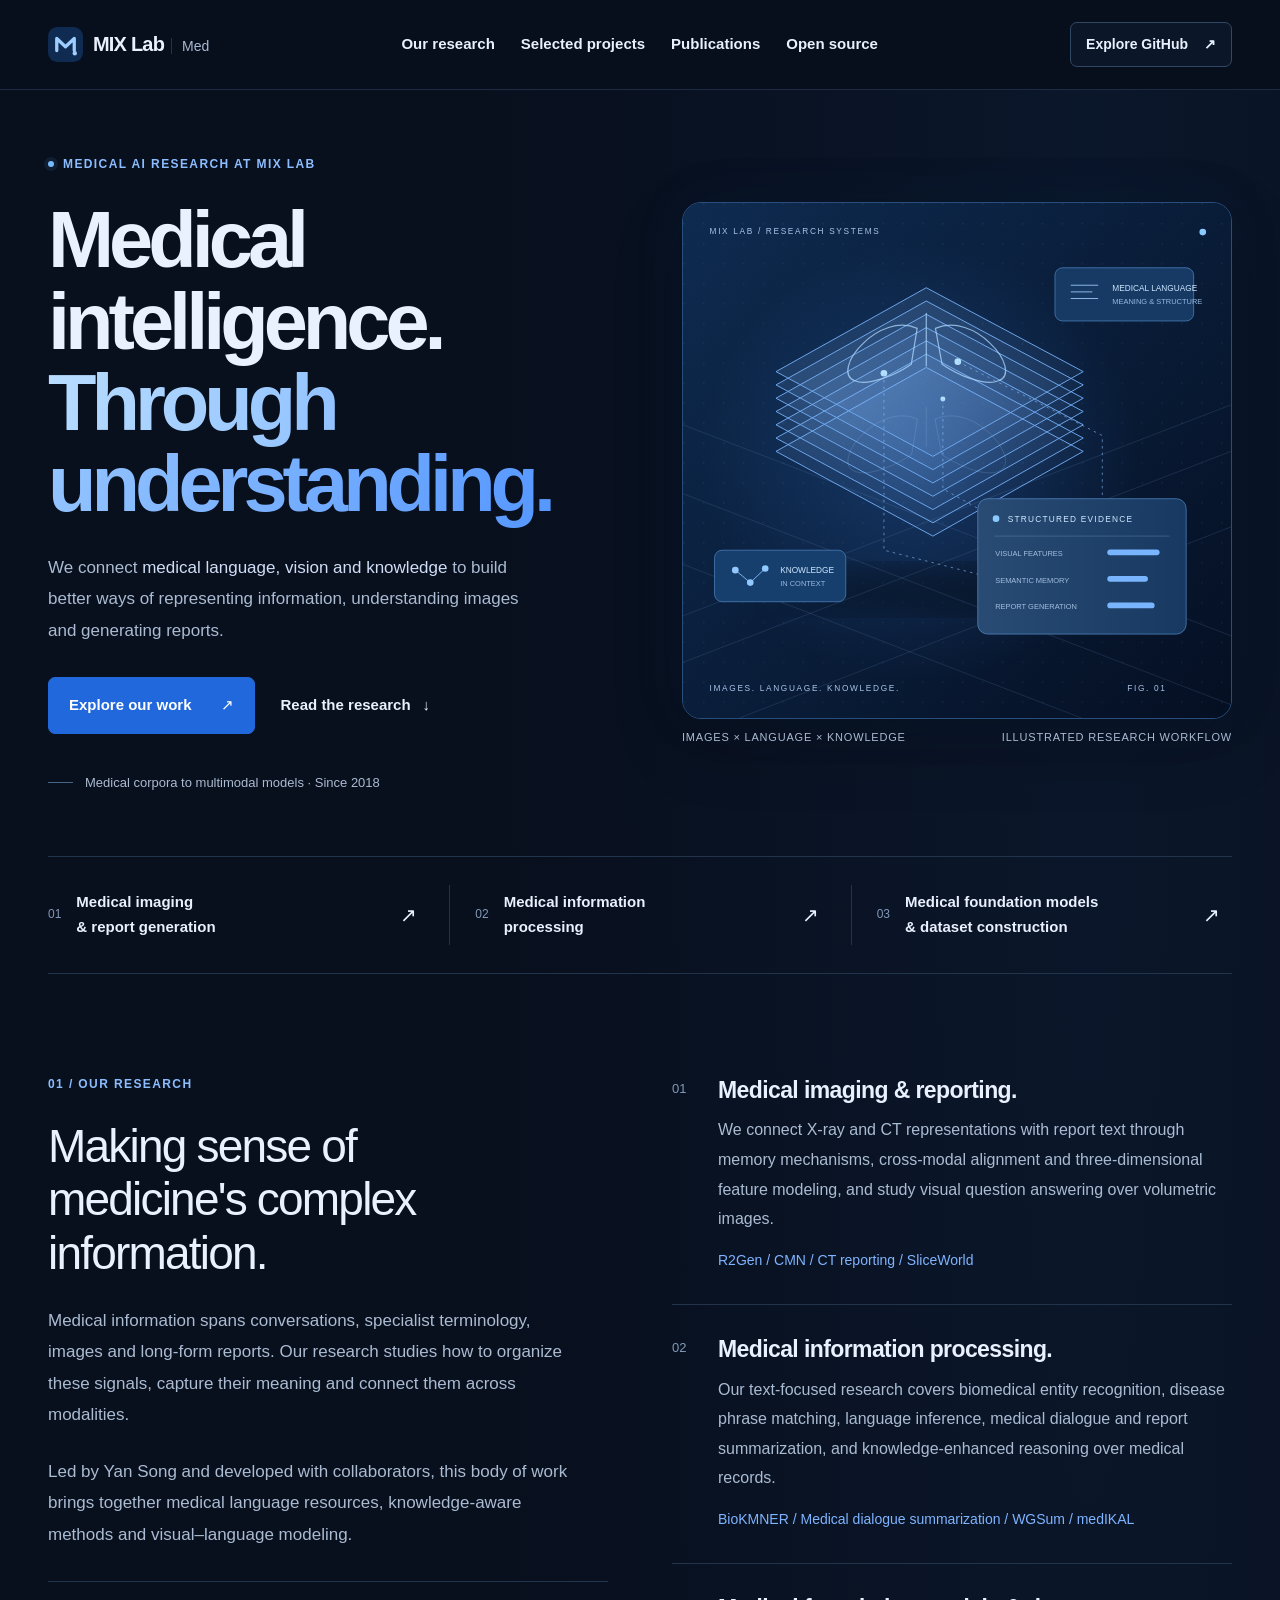
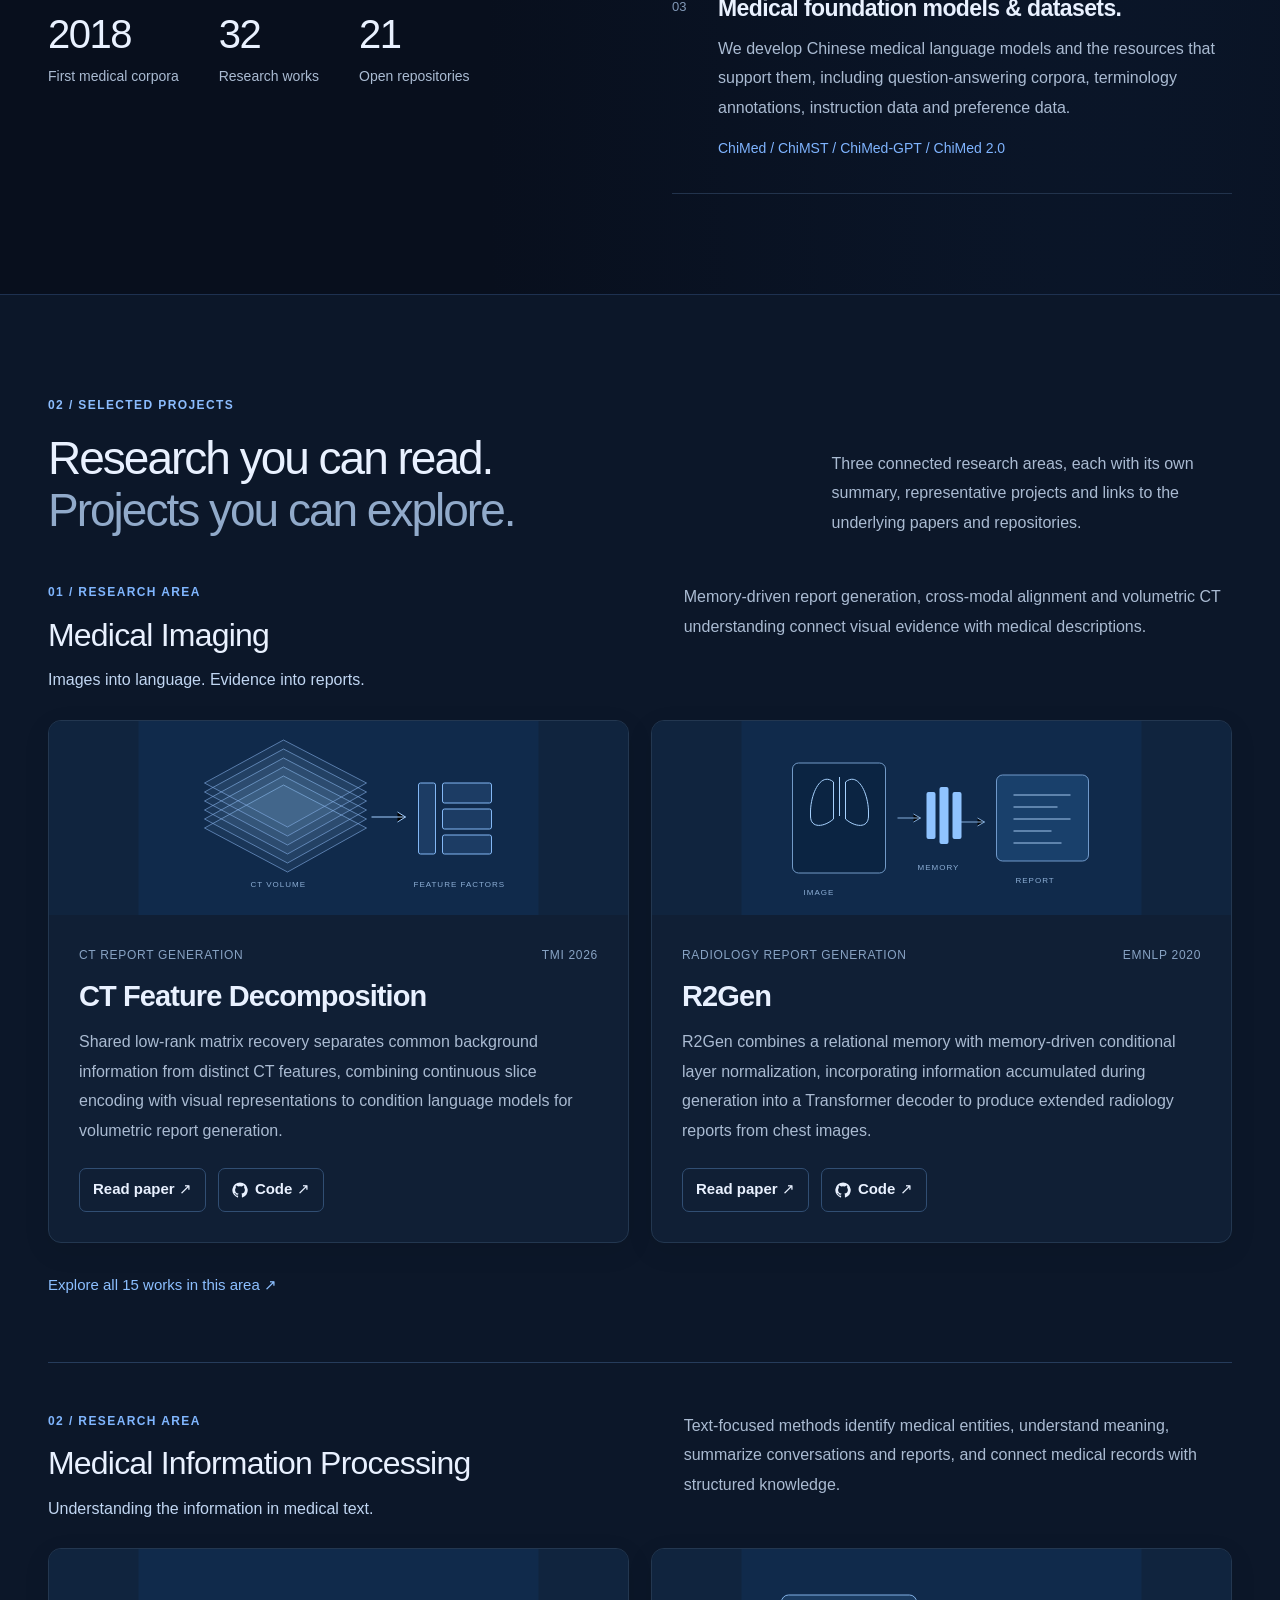
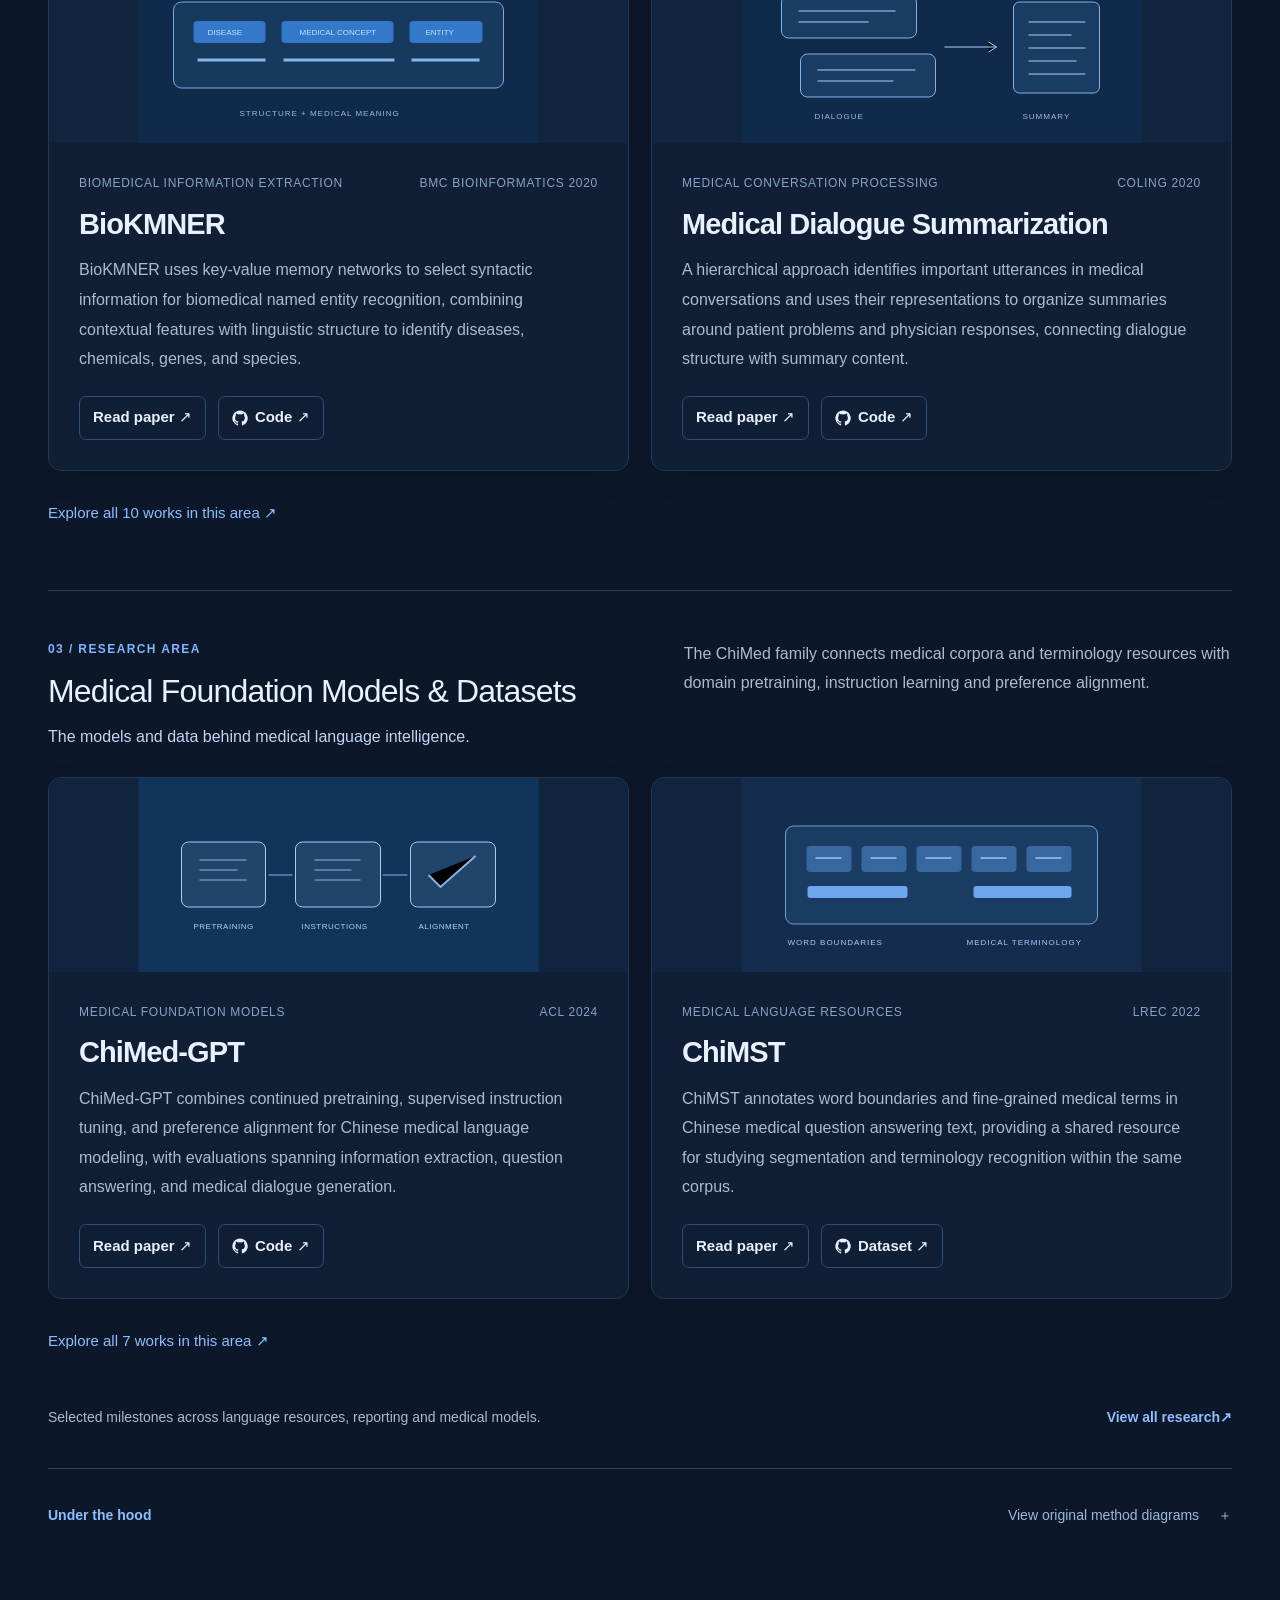
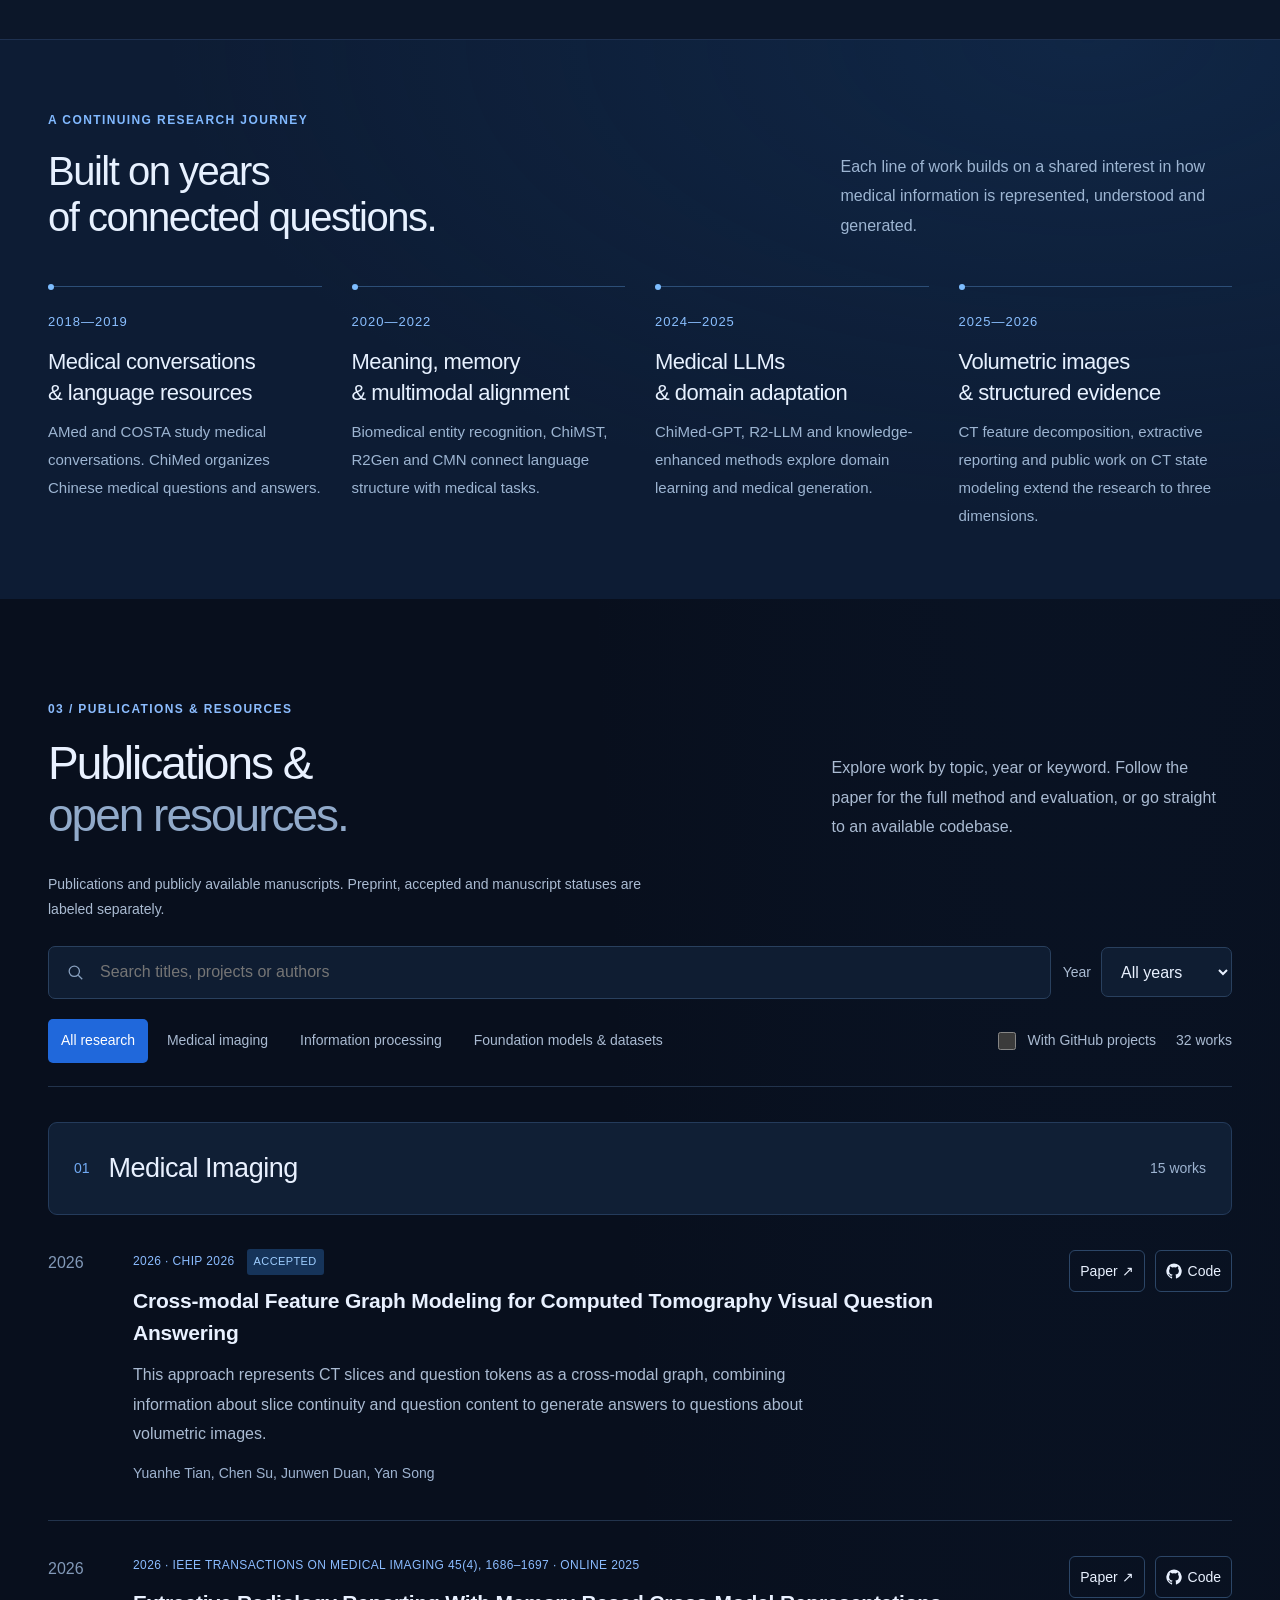
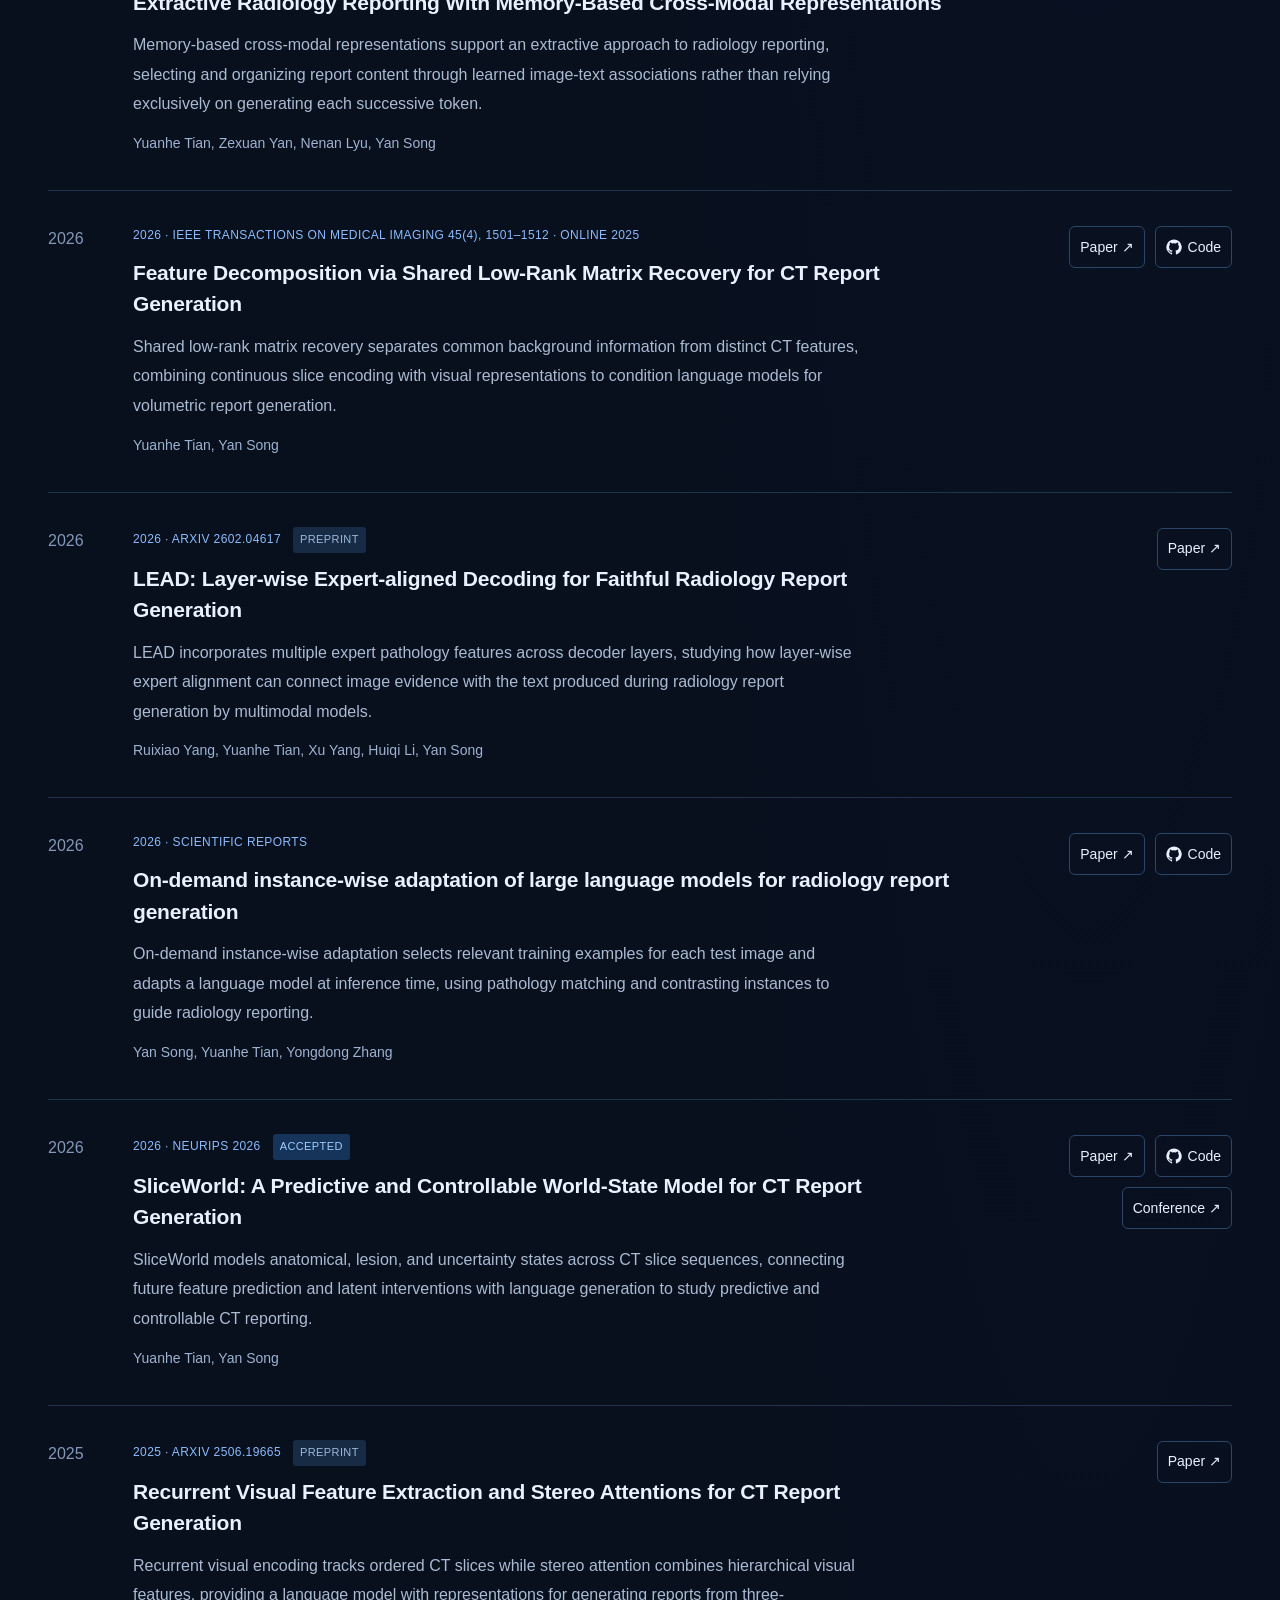
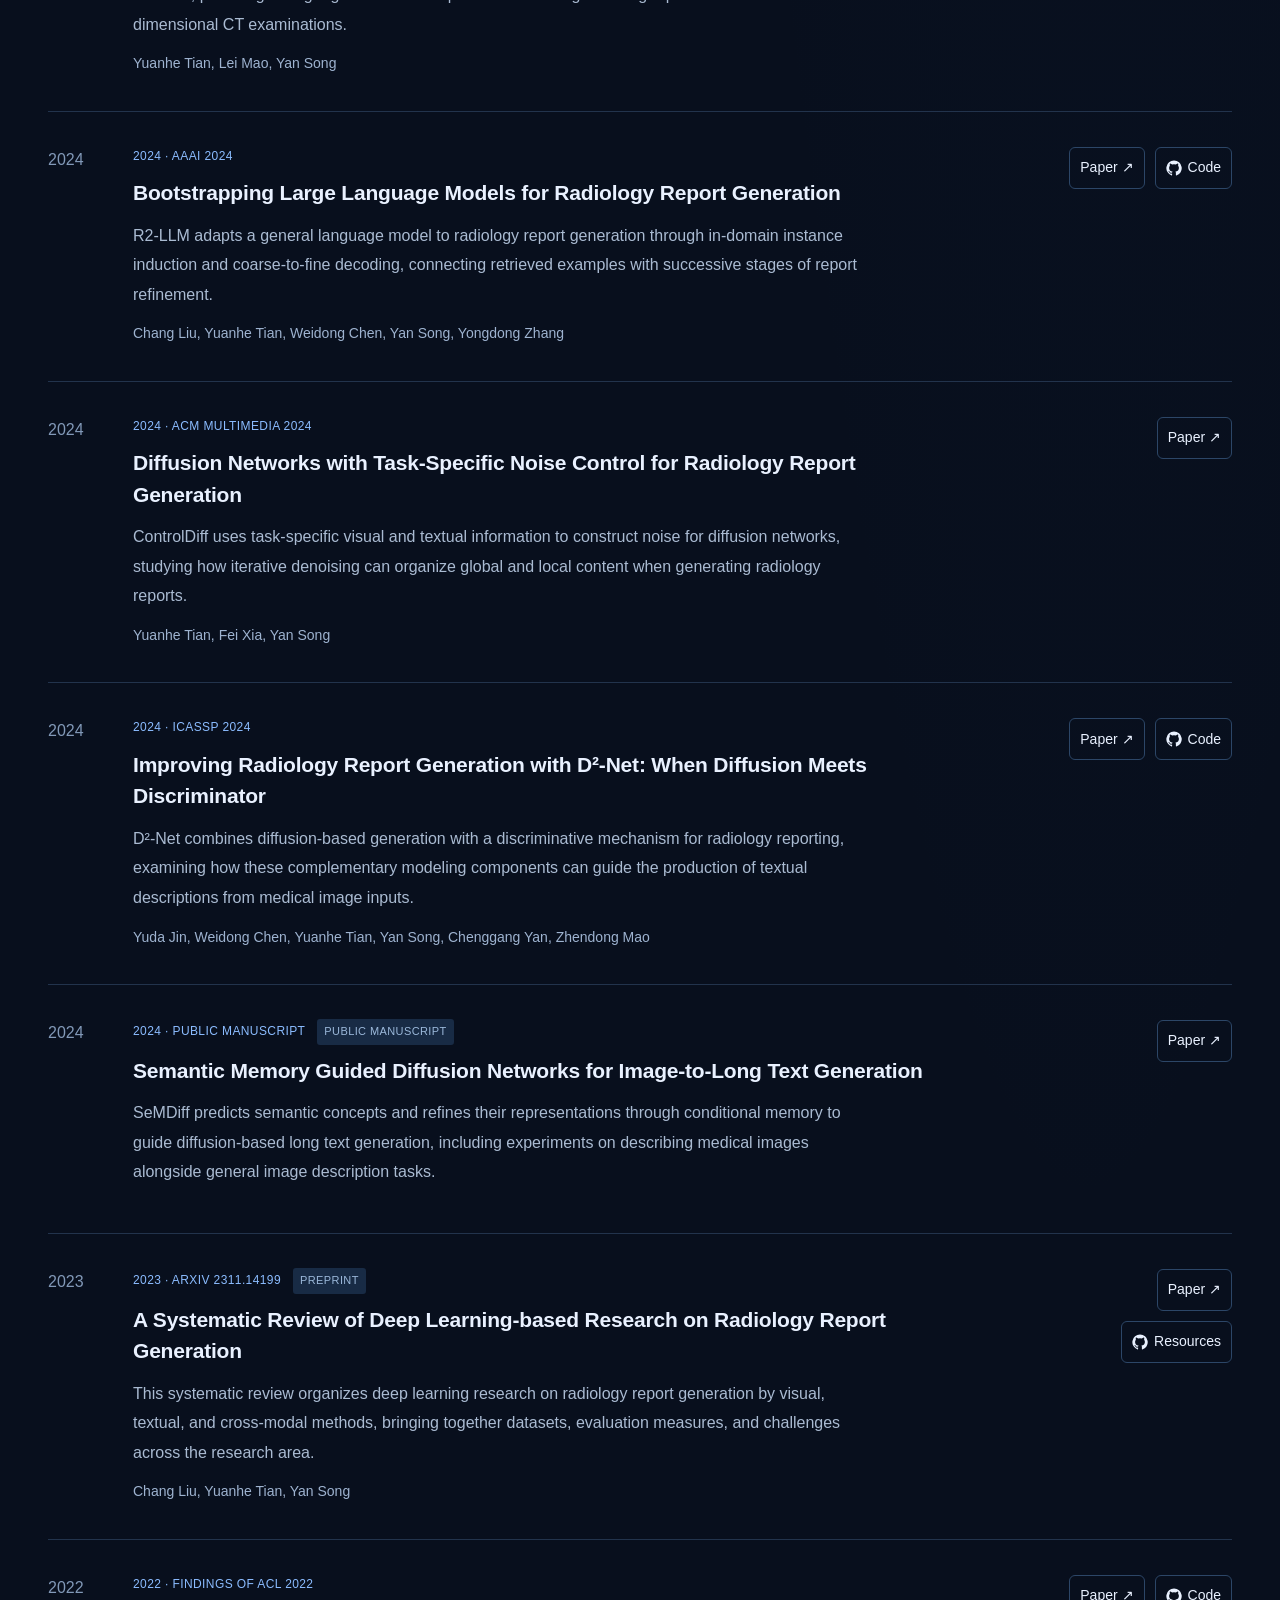
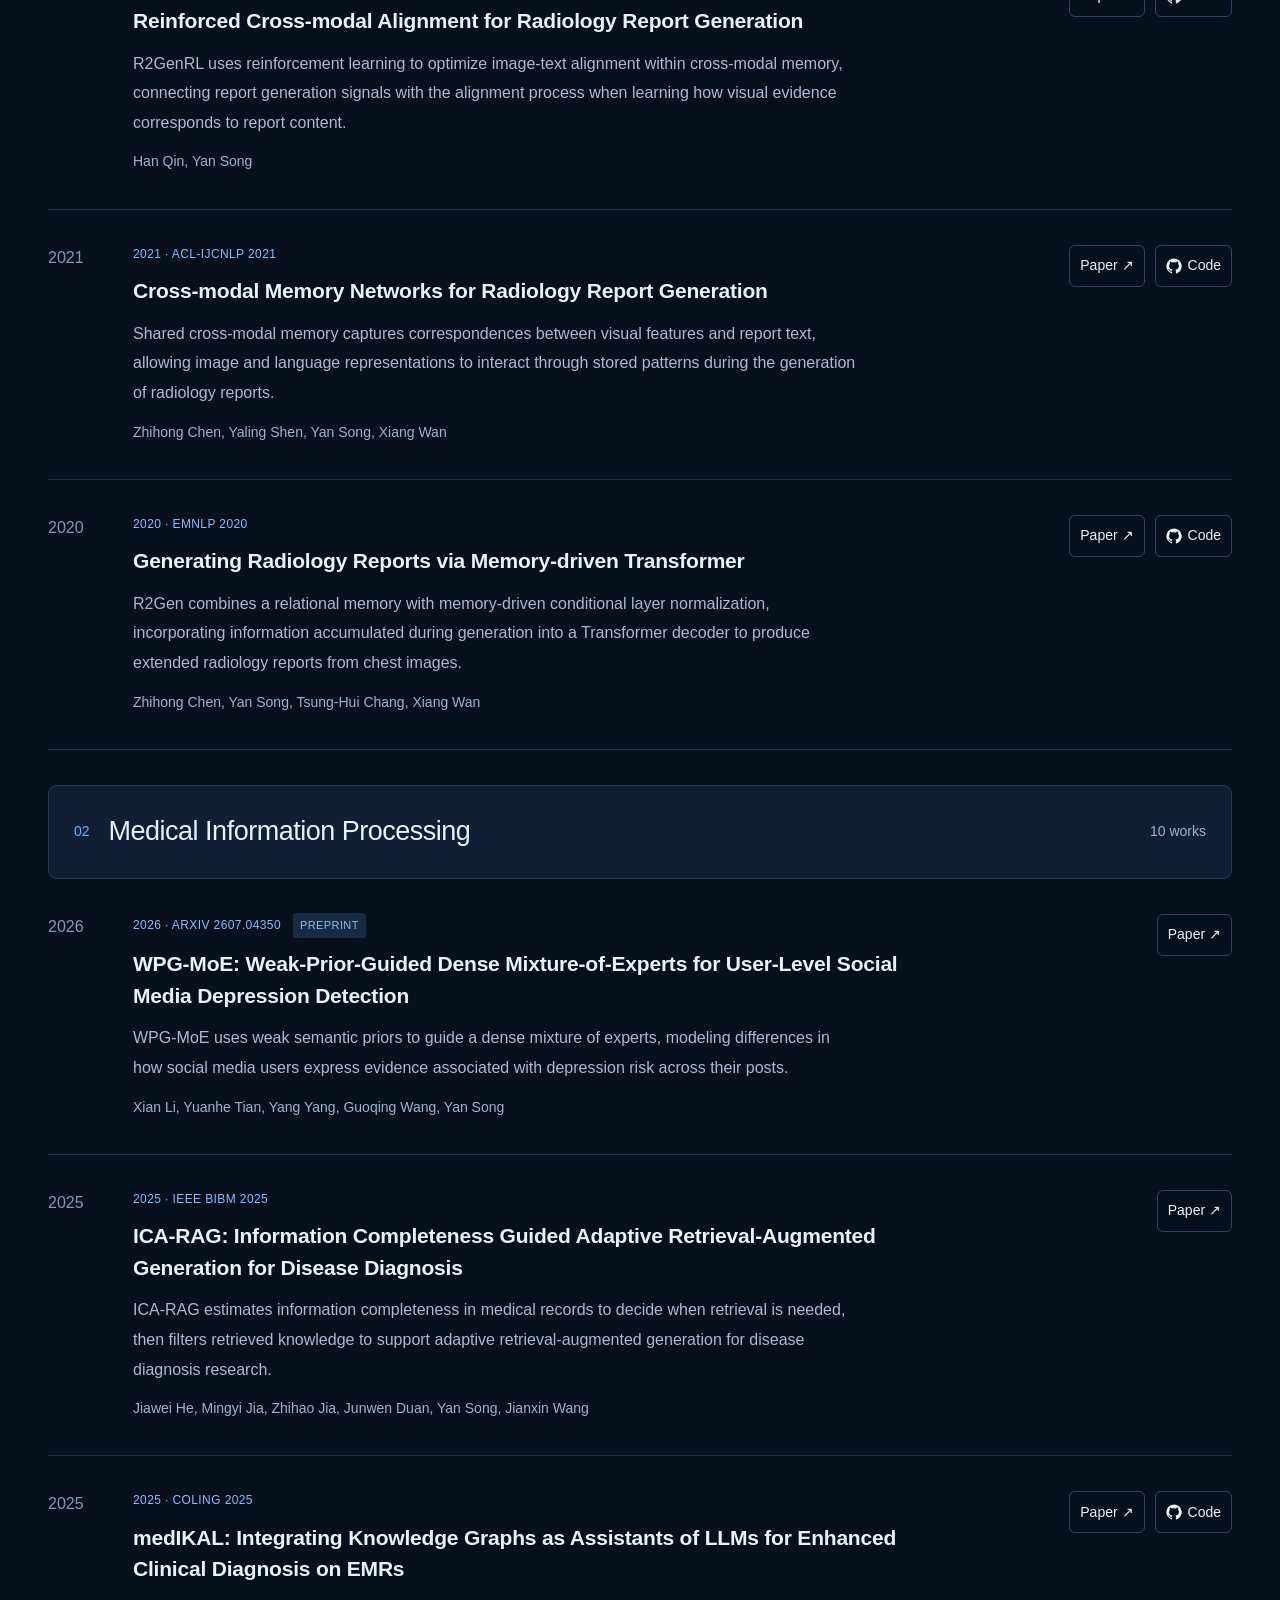
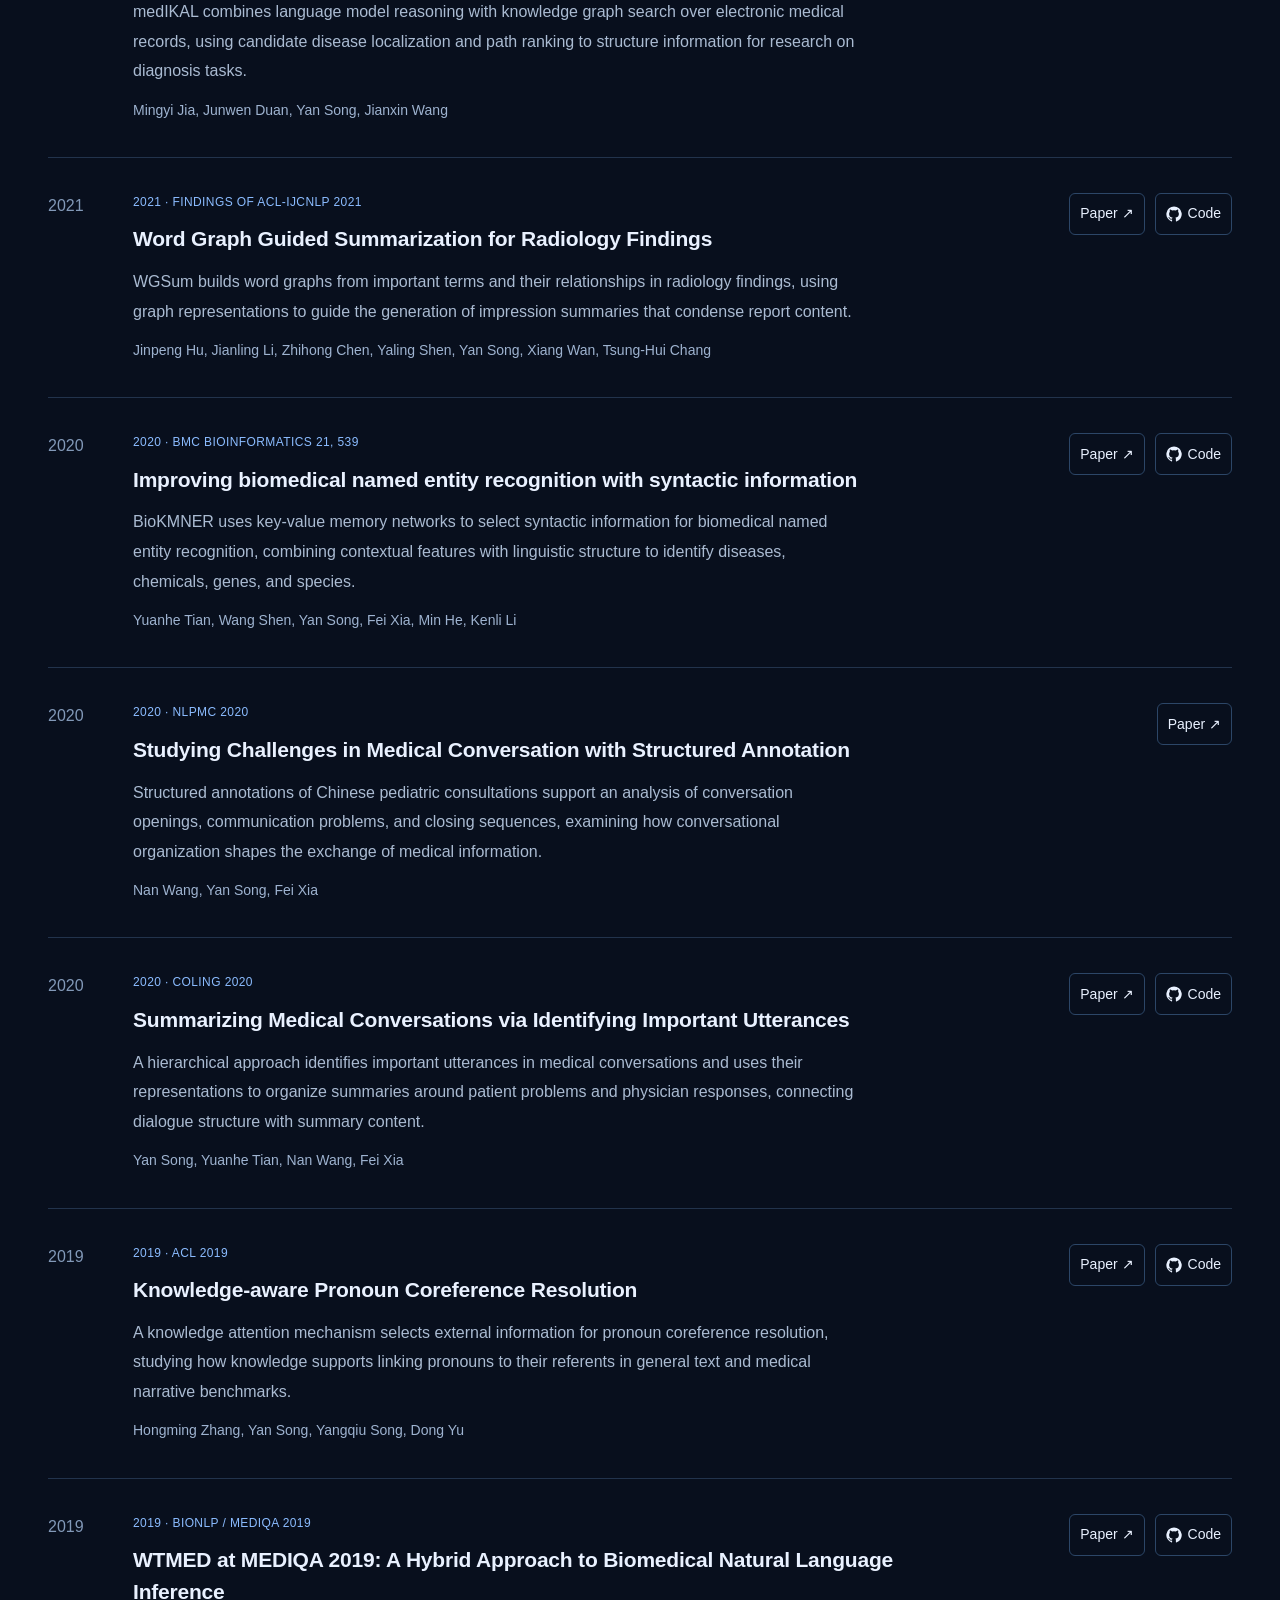
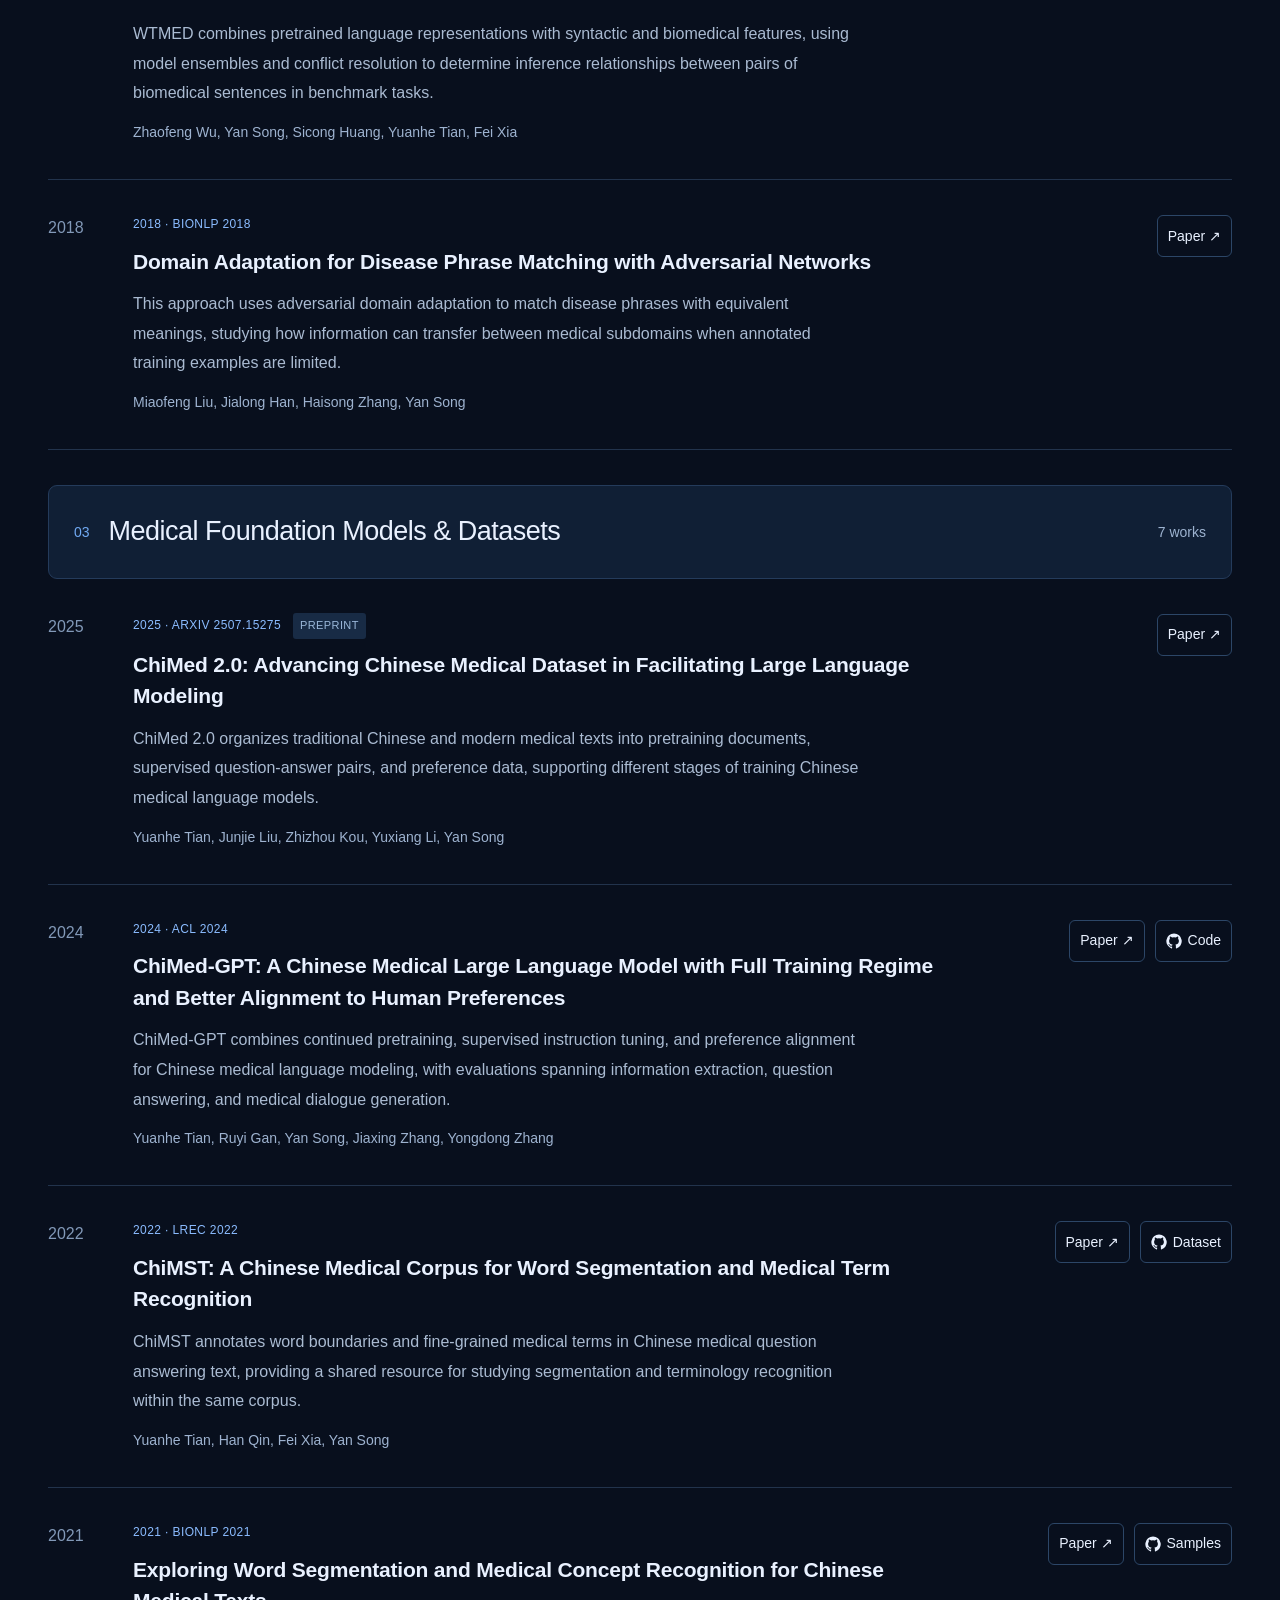
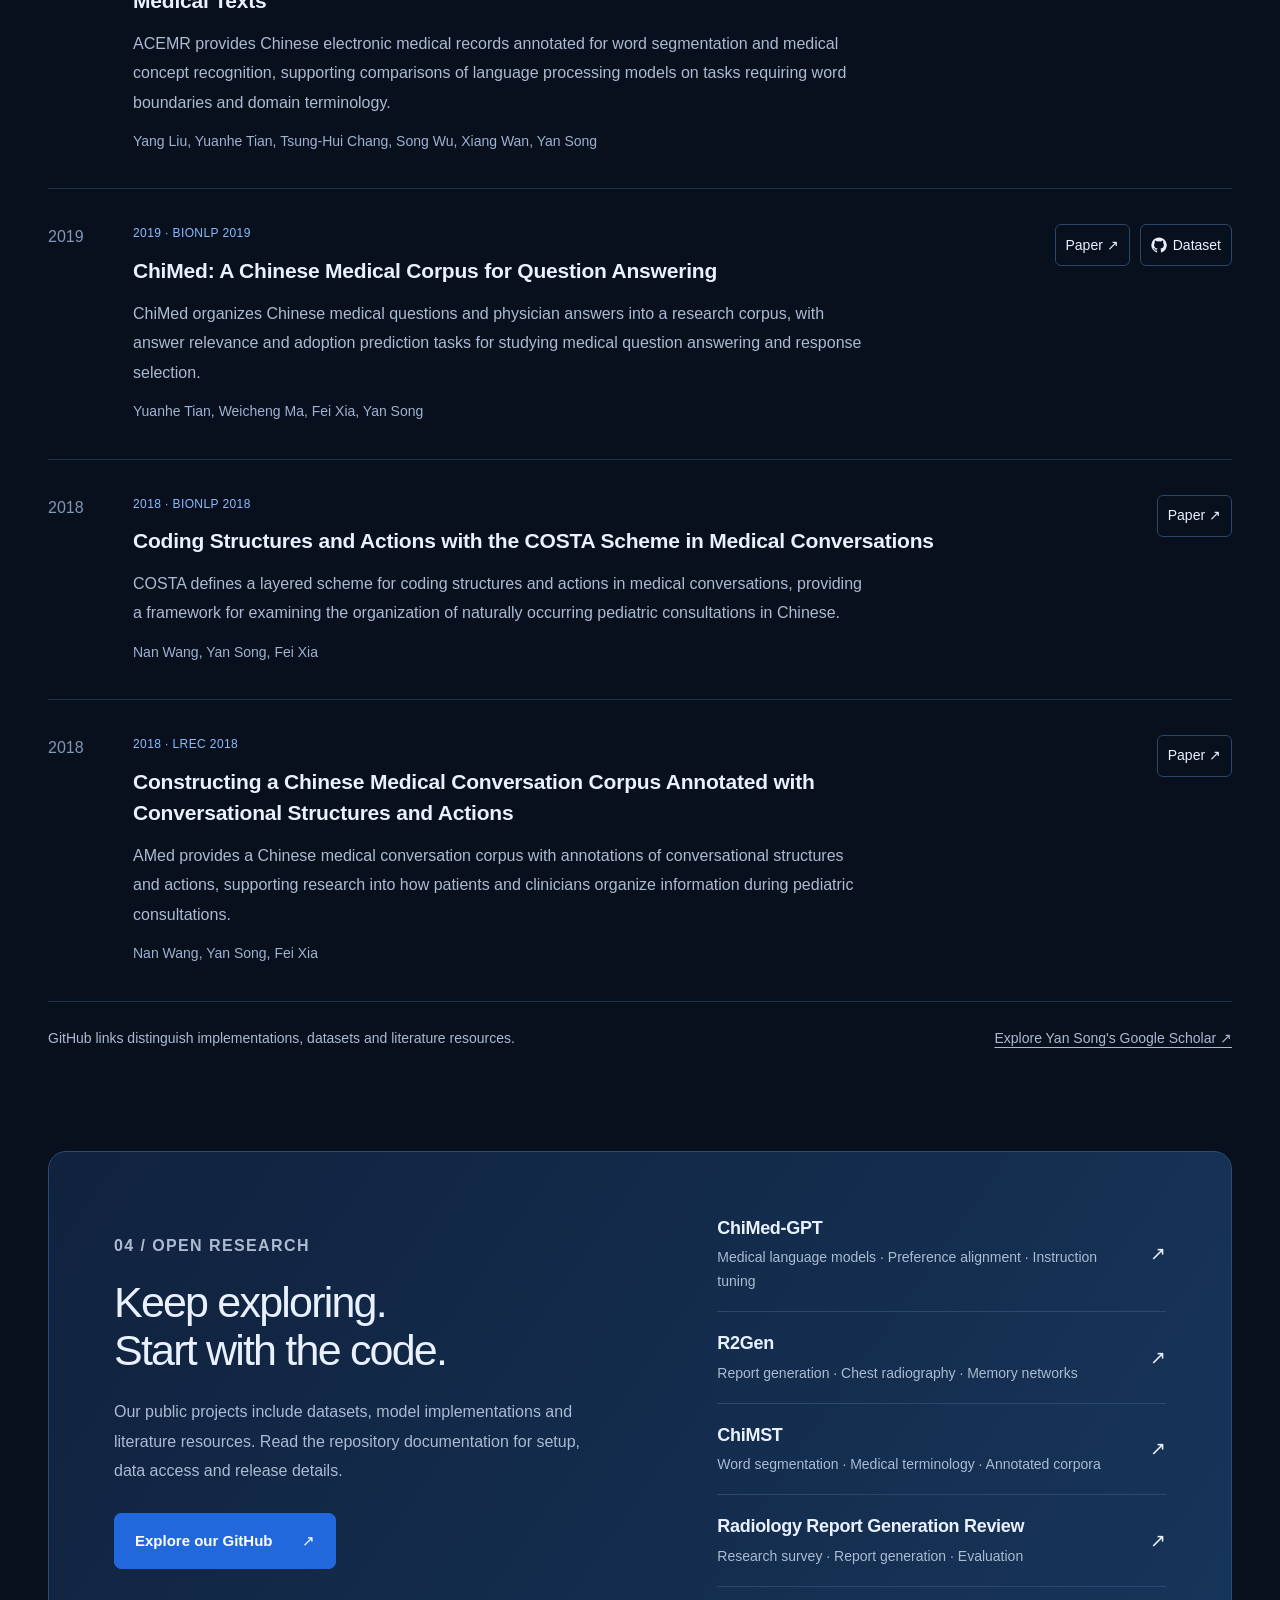
<file: index.html>
<!doctype html>
<html lang="en">
<head>
  <meta charset="utf-8">
  <meta name="viewport" content="width=device-width,initial-scale=1,viewport-fit=cover">
  <title>MIX Lab Med — Medical Language, Vision &amp; Intelligence</title>
  <meta name="description" content="Explore MIX Lab's medical AI research, connecting medical corpora, language understanding, radiology reporting and foundation models. Publications, summaries and open-source code.">
  <meta name="theme-color" content="#080f1d">
  <link rel="canonical" href="https://synlp.github.io/MixLab-Med/">
  <meta property="og:type" content="website">
  <meta property="og:title" content="MIX Lab Med — Medical intelligence through understanding">
  <meta property="og:description" content="Medical language, vision and knowledge. Explore our research and open-source projects.">
  <meta property="og:url" content="https://synlp.github.io/MixLab-Med/">
  <meta property="og:image" content="https://synlp.github.io/MixLab-Med/assets/social-preview.png">
  <meta name="twitter:card" content="summary_large_image">
  <link rel="icon" href="./assets/favicon.svg?v=blue" type="image/svg+xml">
  <link rel="stylesheet" href="./assets/styles.css?v=20261109-blue-areas2">
  <link rel="stylesheet" href="./assets/desktop.css?v=20261109-reading1" media="(min-width: 901px)">
  <link rel="stylesheet" href="./assets/mobile.css?v=20261109-mobile1" media="(max-width: 900px)">
  <script src="./assets/main.js?v=20261109-mobile1" defer></script>
</head>
<body>
  <a class="skip" href="#main">Skip to content</a>
  <header class="nav"><div class="wrap nav-inner">
    <a class="brand" href="#main" aria-label="MIX Lab Med home"><img class="brand-mark" src="./assets/favicon.svg?v=blue" width="35" height="35" alt=""><span class="brand-name">MIX Lab<span>Med</span></span></a>
    <nav class="nav-links" aria-label="Main navigation"><a href="#research">Our research</a><a href="#projects">Selected projects</a><a href="#publications">Publications</a><a href="#open-source">Open source</a></nav>
    <a class="nav-cta" href="https://github.com/synlp" target="_blank" rel="noopener noreferrer">Explore GitHub <span aria-hidden="true">↗</span></a>
    <details class="mobile-menu"><summary>Menu ＋</summary><nav aria-label="Mobile navigation"><a href="#research">Our research</a><a href="#projects">Selected projects</a><a href="#publications">Publications</a><a href="#open-source">Open source</a><a href="https://github.com/synlp" target="_blank" rel="noopener noreferrer">GitHub ↗</a></nav></details>
  </div></header>
  <main id="main">
    <section class="hero"><div class="wrap hero-grid">
      <div class="hero-copy reveal"><p class="eyebrow"><span class="status-dot" aria-hidden="true"></span>Medical AI research at MIX Lab</p>
      <h1>Medical<br> intelligence.<br><span>Through<br> understanding.</span></h1>
      <p class="hero-description">We connect <strong>medical language, vision and knowledge</strong> to build better ways of representing information, understanding images and generating reports.</p>
      <div class="hero-actions"><a class="button" href="#projects">Explore our work <span aria-hidden="true">↗</span></a><a class="text-link" href="#publications">Read the research <span aria-hidden="true">↓</span></a></div>
      <div class="hero-bottom"><span class="mini-rule" aria-hidden="true"></span><span>Medical corpora to multimodal models · Since 2018</span></div></div>
      <figure class="hero-art"><img src="./assets/hero-system.svg?v=blue" width="660" height="620" alt="An illustrated research workflow connecting image planes, medical knowledge and structured reporting" fetchpriority="high"><figcaption><span>Images × Language × Knowledge</span><span>Illustrated research workflow</span></figcaption></figure>
    </div><div class="wrap hero-index"><a href="#imaging"><small>01</small><span>Medical imaging<br> &amp; report generation</span><b aria-hidden="true">↗</b></a><a href="#language"><small>02</small><span>Medical information<br> processing</span><b aria-hidden="true">↗</b></a><a href="#foundations"><small>03</small><span>Medical foundation models<br> &amp; dataset construction</span><b aria-hidden="true">↗</b></a></div></section>

    <section class="section wrap overview" id="research"><div class="overview-copy"><p class="eyebrow">01 / Our research</p><h2>Making sense of<br>medicine's complex<br>information.</h2><p>Medical information spans conversations, specialist terminology, images and long-form reports. Our research studies how to organize these signals, capture their meaning and connect them across modalities.</p><p>Led by Yan Song and developed with collaborators, this body of work brings together medical language resources, knowledge-aware methods and visual–language modeling.</p><div class="stats"><div class="stat"><strong>2018</strong><span>First medical corpora</span></div><div class="stat"><strong>32</strong><span>Research works</span></div><div class="stat"><strong>21</strong><span>Open repositories</span></div></div></div>
    <div class="programs">
      <article class="program" id="imaging"><span class="program-number">01</span><div><h3>Medical imaging &amp; reporting.</h3><p>We connect X-ray and CT representations with report text through memory mechanisms, cross-modal alignment and three-dimensional feature modeling, and study visual question answering over volumetric images.</p><div class="project-refs"><a href="#paper-r2gen">R2Gen</a> / <a href="#paper-cmn">CMN</a> / <a href="#paper-ct-decomposition">CT reporting</a> / <a href="#paper-sliceworld">SliceWorld</a></div></div></article>
      <article class="program" id="language"><span class="program-number">02</span><div><h3>Medical information processing.</h3><p>Our text-focused research covers biomedical entity recognition, disease phrase matching, language inference, medical dialogue and report summarization, and knowledge-enhanced reasoning over medical records.</p><div class="project-refs"><a href="#paper-biokmner">BioKMNER</a> / <a href="#paper-medical-summarization">Medical dialogue summarization</a> / <a href="#paper-wgsum">WGSum</a> / <a href="#paper-medikal">medIKAL</a></div></div></article>
      <article class="program" id="foundations"><span class="program-number">03</span><div><h3>Medical foundation models &amp; datasets.</h3><p>We develop Chinese medical language models and the resources that support them, including question-answering corpora, terminology annotations, instruction data and preference data.</p><div class="project-refs"><a href="#paper-chimed">ChiMed</a> / <a href="#paper-chimst">ChiMST</a> / <a href="#paper-chimedgpt">ChiMed-GPT</a> / <a href="#paper-chimed2">ChiMed 2.0</a></div></div></article>
    </div></section>

    <section class="feature-section" id="projects"><div class="wrap section"><div class="section-heading"><div><p class="eyebrow">02 / Selected projects</p><h2>Research you can read.<br><span class="muted">Projects you can explore.</span></h2></div><p>Three connected research areas, each with its own summary, representative projects and links to the underlying papers and repositories.</p></div><div class="research-blocks"><section class="research-block" id="projects-imaging" aria-labelledby="projects-imaging-title"><div class="research-block-heading"><div><p class="eyebrow">01 / RESEARCH AREA</p><h3 id="projects-imaging-title">Medical Imaging</h3><p class="area-subtitle">Images into language. Evidence into reports.</p></div><p>Memory-driven report generation, cross-modal alignment and volumetric CT understanding connect visual evidence with medical descriptions.</p></div><div class="projects-grid"><article class="project"><div class="project-visual"><svg viewBox="0 0 400 194" xmlns="http://www.w3.org/2000/svg" role="img" aria-labelledby="visual-ct-decomposition"><title id="visual-ct-decomposition">CT Feature Decomposition research illustration</title><rect width="400" height="194" fill="#102a4b"/><g fill="#9dcdff" fill-opacity=".07" stroke="#86b0e8" stroke-opacity=".6"><path d="M66 107l79-43 83 43-79 44z"/><path d="M66 98l79-43 83 43-79 44z"/><path d="M66 89l79-43 83 43-79 44z"/><path d="M66 80l79-43 83 43-79 44z"/><path d="M66 71l79-43 83 43-79 44z"/><path d="M66 62l79-43 83 43-79 44z"/></g><path d="M233 96h34m-8-5 8 5-8 5" stroke="#a3ceff"/><g stroke="#83b7f4" fill="#62a0ed" fill-opacity=".15"><rect x="280" y="62" width="17" height="71" rx="2"/><rect x="304" y="62" width="49" height="20" rx="2"/><rect x="304" y="88" width="49" height="20" rx="2"/><rect x="304" y="114" width="49" height="19" rx="2"/></g><g font-family="Arial" font-size="8" letter-spacing="1" fill="#8caed5"><text x="112" y="166">CT VOLUME</text><text x="275" y="166">FEATURE FACTORS</text></g></svg></div><div class="project-content"><div class="project-meta"><span>CT report generation</span><span>TMI 2026</span></div><h4>CT Feature Decomposition</h4><p class="project-description">Shared low-rank matrix recovery separates common background information from distinct CT features, combining continuous slice encoding with visual representations to condition language models for volumetric report generation.</p><div class="project-links"><a href="https://doi.org/10.1109/TMI.2025.3628159" target="_blank" rel="noopener noreferrer" aria-label="Read the CT Feature Decomposition paper">Read paper ↗</a><a href="https://github.com/synlp/S-LMR-CTRG" target="_blank" rel="noopener noreferrer" aria-label="Explore CT Feature Decomposition on GitHub"><svg class="gh-icon" viewBox="0 0 24 24" aria-hidden="true"><path d="M12 .7a11.5 11.5 0 0 0-3.64 22.4c.57.1.79-.25.79-.56v-2.14c-3.21.7-3.89-1.37-3.89-1.37-.52-1.34-1.28-1.7-1.28-1.7-1.04-.72.08-.7.08-.7 1.16.09 1.77 1.2 1.77 1.2 1.03 1.77 2.7 1.26 3.36.96.1-.75.4-1.26.73-1.55-2.56-.29-5.26-1.28-5.26-5.69 0-1.26.45-2.28 1.18-3.08-.12-.3-.51-1.46.11-3.04 0 0 .97-.31 3.16 1.18a10.97 10.97 0 0 1 5.76 0c2.2-1.49 3.16-1.18 3.16-1.18.63 1.58.23 2.74.12 3.04.74.8 1.18 1.82 1.18 3.08 0 4.42-2.7 5.4-5.28 5.69.42.36.79 1.06.79 2.14v3.2c0 .31.21.67.8.56A11.5 11.5 0 0 0 12 .7Z"/></svg> Code ↗</a></div></div></article>
<article class="project"><div class="project-visual"><svg viewBox="0 0 400 194" xmlns="http://www.w3.org/2000/svg" role="img" aria-labelledby="visual-r2gen"><title id="visual-r2gen">R2Gen research illustration</title><rect width="400" height="194" fill="#102a4b"/><rect x="51" y="42" width="93" height="110" rx="6" fill="#0b2442" stroke="#729ac7"/><g stroke="#a7d2ff" fill="none"><path d="M98 56v39m-6-34c-13-11-24 13-23 34 0 13 14 11 23 3zm12 0c13-11 24 13 23 34 0 13-14 11-23 3z"/></g><g stroke="#84addb"><path d="M156 97h23m-7-4 7 4-7 4m47 0h24m-7-4 7 4-7 4"/></g><g fill="#8fc3ff"><rect x="185" y="71" width="9" height="47" rx="2"/><rect x="198" y="66" width="9" height="57" rx="2"/><rect x="211" y="71" width="9" height="47" rx="2"/></g><rect x="255" y="54" width="92" height="86" rx="6" fill="#19406b" stroke="#7099ca"/><g stroke="#a3c7ee"><path d="M272 74h57m-57 12h44m-44 12h57m-57 12h38m-38 12h48"/></g><g font-family="Arial" font-size="8" fill="#8caed5" letter-spacing="1"><text x="62" y="174">IMAGE</text><text x="176" y="149">MEMORY</text><text x="274" y="162">REPORT</text></g></svg></div><div class="project-content"><div class="project-meta"><span>Radiology report generation</span><span>EMNLP 2020</span></div><h4>R2Gen</h4><p class="project-description">R2Gen combines a relational memory with memory-driven conditional layer normalization, incorporating information accumulated during generation into a Transformer decoder to produce extended radiology reports from chest images.</p><div class="project-links"><a href="https://aclanthology.org/2020.emnlp-main.112/" target="_blank" rel="noopener noreferrer" aria-label="Read the R2Gen paper">Read paper ↗</a><a href="https://github.com/cuhksz-nlp/R2Gen" target="_blank" rel="noopener noreferrer" aria-label="Explore R2Gen on GitHub"><svg class="gh-icon" viewBox="0 0 24 24" aria-hidden="true"><path d="M12 .7a11.5 11.5 0 0 0-3.64 22.4c.57.1.79-.25.79-.56v-2.14c-3.21.7-3.89-1.37-3.89-1.37-.52-1.34-1.28-1.7-1.28-1.7-1.04-.72.08-.7.08-.7 1.16.09 1.77 1.2 1.77 1.2 1.03 1.77 2.7 1.26 3.36.96.1-.75.4-1.26.73-1.55-2.56-.29-5.26-1.28-5.26-5.69 0-1.26.45-2.28 1.18-3.08-.12-.3-.51-1.46.11-3.04 0 0 .97-.31 3.16 1.18a10.97 10.97 0 0 1 5.76 0c2.2-1.49 3.16-1.18 3.16-1.18.63 1.58.23 2.74.12 3.04.74.8 1.18 1.82 1.18 3.08 0 4.42-2.7 5.4-5.28 5.69.42.36.79 1.06.79 2.14v3.2c0 .31.21.67.8.56A11.5 11.5 0 0 0 12 .7Z"/></svg> Code ↗</a></div></div></article></div><a class="area-catalog-link" href="#catalog-imaging">Explore all 15 works in this area ↗</a></section>
<section class="research-block" id="projects-language" aria-labelledby="projects-language-title"><div class="research-block-heading"><div><p class="eyebrow">02 / RESEARCH AREA</p><h3 id="projects-language-title">Medical Information Processing</h3><p class="area-subtitle">Understanding the information in medical text.</p></div><p>Text-focused methods identify medical entities, understand meaning, summarize conversations and reports, and connect medical records with structured knowledge.</p></div><div class="projects-grid"><article class="project"><div class="project-visual"><svg viewBox="0 0 400 194" xmlns="http://www.w3.org/2000/svg" role="img" aria-labelledby="visual-biokmner"><title id="visual-biokmner">BioKMNER research illustration</title><rect width="400" height="194" fill="#102a4b"/><g fill="#17395d" stroke="#7da9de"><rect x="35" y="53" width="330" height="86" rx="8"/></g><g fill="#3479c9"><rect x="55" y="72" width="72" height="22" rx="4"/><rect x="143" y="72" width="112" height="22" rx="4"/><rect x="271" y="72" width="73" height="22" rx="4"/></g><g fill="#c4e1ff" font-family="Arial" font-size="8"><text x="69" y="86">DISEASE</text><text x="161" y="86">MEDICAL CONCEPT</text><text x="287" y="86">ENTITY</text></g><path d="M59 111h68m18 0h111m17 0h68" stroke="#84b5ee" stroke-width="3"/><text x="101" y="167" fill="#9cbbdf" font-family="Arial" font-size="8" letter-spacing="1">STRUCTURE + MEDICAL MEANING</text></svg></div><div class="project-content"><div class="project-meta"><span>Biomedical information extraction</span><span>BMC Bioinformatics 2020</span></div><h4>BioKMNER</h4><p class="project-description">BioKMNER uses key-value memory networks to select syntactic information for biomedical named entity recognition, combining contextual features with linguistic structure to identify diseases, chemicals, genes, and species.</p><div class="project-links"><a href="https://doi.org/10.1186/s12859-020-03834-6" target="_blank" rel="noopener noreferrer" aria-label="Read the BioKMNER paper">Read paper ↗</a><a href="https://github.com/synlp/BioKMNER" target="_blank" rel="noopener noreferrer" aria-label="Explore BioKMNER on GitHub"><svg class="gh-icon" viewBox="0 0 24 24" aria-hidden="true"><path d="M12 .7a11.5 11.5 0 0 0-3.64 22.4c.57.1.79-.25.79-.56v-2.14c-3.21.7-3.89-1.37-3.89-1.37-.52-1.34-1.28-1.7-1.28-1.7-1.04-.72.08-.7.08-.7 1.16.09 1.77 1.2 1.77 1.2 1.03 1.77 2.7 1.26 3.36.96.1-.75.4-1.26.73-1.55-2.56-.29-5.26-1.28-5.26-5.69 0-1.26.45-2.28 1.18-3.08-.12-.3-.51-1.46.11-3.04 0 0 .97-.31 3.16 1.18a10.97 10.97 0 0 1 5.76 0c2.2-1.49 3.16-1.18 3.16-1.18.63 1.58.23 2.74.12 3.04.74.8 1.18 1.82 1.18 3.08 0 4.42-2.7 5.4-5.28 5.69.42.36.79 1.06.79 2.14v3.2c0 .31.21.67.8.56A11.5 11.5 0 0 0 12 .7Z"/></svg> Code ↗</a></div></div></article>
<article class="project"><div class="project-visual"><svg viewBox="0 0 400 194" xmlns="http://www.w3.org/2000/svg" role="img" aria-labelledby="visual-medical-summarization"><title id="visual-medical-summarization">Medical Dialogue Summarization research illustration</title><rect width="400" height="194" fill="#102a4b"/><g fill="#1b3c62" stroke="#82b1e6"><rect x="40" y="46" width="135" height="43" rx="7"/><rect x="59" y="105" width="135" height="43" rx="7"/><rect x="272" y="53" width="86" height="91" rx="6"/></g><g stroke="#aacfff"><path d="M57 62h97m-97 11h70M76 121h98m-98 11h76M287 73h57m-57 13h43m-43 13h57m-57 13h48m-48 13h57M203 98h52m-8-5 8 5-8 5"/></g><g fill="#9cbbdf" font-family="Arial" font-size="8" letter-spacing="1"><text x="73" y="170">DIALOGUE</text><text x="281" y="170">SUMMARY</text></g></svg></div><div class="project-content"><div class="project-meta"><span>Medical conversation processing</span><span>COLING 2020</span></div><h4>Medical Dialogue Summarization</h4><p class="project-description">A hierarchical approach identifies important utterances in medical conversations and uses their representations to organize summaries around patient problems and physician responses, connecting dialogue structure with summary content.</p><div class="project-links"><a href="https://aclanthology.org/2020.coling-main.63/" target="_blank" rel="noopener noreferrer" aria-label="Read the Medical Dialogue Summarization paper">Read paper ↗</a><a href="https://github.com/synlp/HET-MC" target="_blank" rel="noopener noreferrer" aria-label="Explore Medical Dialogue Summarization on GitHub"><svg class="gh-icon" viewBox="0 0 24 24" aria-hidden="true"><path d="M12 .7a11.5 11.5 0 0 0-3.64 22.4c.57.1.79-.25.79-.56v-2.14c-3.21.7-3.89-1.37-3.89-1.37-.52-1.34-1.28-1.7-1.28-1.7-1.04-.72.08-.7.08-.7 1.16.09 1.77 1.2 1.77 1.2 1.03 1.77 2.7 1.26 3.36.96.1-.75.4-1.26.73-1.55-2.56-.29-5.26-1.28-5.26-5.69 0-1.26.45-2.28 1.18-3.08-.12-.3-.51-1.46.11-3.04 0 0 .97-.31 3.16 1.18a10.97 10.97 0 0 1 5.76 0c2.2-1.49 3.16-1.18 3.16-1.18.63 1.58.23 2.74.12 3.04.74.8 1.18 1.82 1.18 3.08 0 4.42-2.7 5.4-5.28 5.69.42.36.79 1.06.79 2.14v3.2c0 .31.21.67.8.56A11.5 11.5 0 0 0 12 .7Z"/></svg> Code ↗</a></div></div></article></div><a class="area-catalog-link" href="#catalog-language">Explore all 10 works in this area ↗</a></section>
<section class="research-block" id="projects-foundations" aria-labelledby="projects-foundations-title"><div class="research-block-heading"><div><p class="eyebrow">03 / RESEARCH AREA</p><h3 id="projects-foundations-title">Medical Foundation Models &amp; Datasets</h3><p class="area-subtitle">The models and data behind medical language intelligence.</p></div><p>The ChiMed family connects medical corpora and terminology resources with domain pretraining, instruction learning and preference alignment.</p></div><div class="projects-grid"><article class="project"><div class="project-visual"><svg viewBox="0 0 400 194" xmlns="http://www.w3.org/2000/svg" role="img" aria-labelledby="visual-chimedgpt"><title id="visual-chimedgpt">ChiMed-GPT research illustration</title><rect width="400" height="194" fill="#13345a"/><g stroke="#a5ccf8" fill="#9dcdff" fill-opacity=".1"><rect x="43" y="64" width="84" height="65" rx="7"/><rect x="157" y="64" width="85" height="65" rx="7"/><rect x="272" y="64" width="85" height="65" rx="7"/></g><g stroke="#8bb3e2"><path d="M130 97h24m90 0h25M61 82h47m-47 10h38m-38 10h47M176 82h46m-46 10h37m-37 10h46"/><path d="m290 97 12 12 35-31" stroke-width="2"/></g><g font-family="Arial" font-size="8" fill="#b0cff3" letter-spacing=".5"><text x="55" y="151">PRETRAINING</text><text x="163" y="151">INSTRUCTIONS</text><text x="280" y="151">ALIGNMENT</text></g></svg></div><div class="project-content"><div class="project-meta"><span>Medical foundation models</span><span>ACL 2024</span></div><h4>ChiMed-GPT</h4><p class="project-description">ChiMed-GPT combines continued pretraining, supervised instruction tuning, and preference alignment for Chinese medical language modeling, with evaluations spanning information extraction, question answering, and medical dialogue generation.</p><div class="project-links"><a href="https://aclanthology.org/2024.acl-long.386/" target="_blank" rel="noopener noreferrer" aria-label="Read the ChiMed-GPT paper">Read paper ↗</a><a href="https://github.com/synlp/ChiMed-GPT" target="_blank" rel="noopener noreferrer" aria-label="Explore ChiMed-GPT on GitHub"><svg class="gh-icon" viewBox="0 0 24 24" aria-hidden="true"><path d="M12 .7a11.5 11.5 0 0 0-3.64 22.4c.57.1.79-.25.79-.56v-2.14c-3.21.7-3.89-1.37-3.89-1.37-.52-1.34-1.28-1.7-1.28-1.7-1.04-.72.08-.7.08-.7 1.16.09 1.77 1.2 1.77 1.2 1.03 1.77 2.7 1.26 3.36.96.1-.75.4-1.26.73-1.55-2.56-.29-5.26-1.28-5.26-5.69 0-1.26.45-2.28 1.18-3.08-.12-.3-.51-1.46.11-3.04 0 0 .97-.31 3.16 1.18a10.97 10.97 0 0 1 5.76 0c2.2-1.49 3.16-1.18 3.16-1.18.63 1.58.23 2.74.12 3.04.74.8 1.18 1.82 1.18 3.08 0 4.42-2.7 5.4-5.28 5.69.42.36.79 1.06.79 2.14v3.2c0 .31.21.67.8.56A11.5 11.5 0 0 0 12 .7Z"/></svg> Code ↗</a></div></div></article>
<article class="project"><div class="project-visual"><svg viewBox="0 0 400 194" xmlns="http://www.w3.org/2000/svg" role="img" aria-labelledby="visual-chimst"><title id="visual-chimst">ChiMST research illustration</title><rect width="400" height="194" fill="#142d4e"/><g fill="#1b3c62" stroke="#719dd2"><rect x="44" y="48" width="312" height="98" rx="8"/></g><g fill="#437ab9" fill-opacity=".7"><rect x="65" y="68" width="45" height="26" rx="4"/><rect x="120" y="68" width="45" height="26" rx="4"/><rect x="175" y="68" width="45" height="26" rx="4"/><rect x="230" y="68" width="45" height="26" rx="4"/><rect x="285" y="68" width="45" height="26" rx="4"/></g><g stroke="#9bc6fc" stroke-width="1.5"><path d="M74 80h26m29 0h26m29 0h26m29 0h26m29 0h26"/></g><g fill="#6ca6ed"><rect x="66" y="108" width="100" height="12" rx="3"/><rect x="232" y="108" width="98" height="12" rx="3"/></g><g font-family="Arial" font-size="8" fill="#a6ceff" letter-spacing="1"><text x="46" y="167">WORD BOUNDARIES</text><text x="225" y="167">MEDICAL TERMINOLOGY</text></g></svg></div><div class="project-content"><div class="project-meta"><span>Medical language resources</span><span>LREC 2022</span></div><h4>ChiMST</h4><p class="project-description">ChiMST annotates word boundaries and fine-grained medical terms in Chinese medical question answering text, providing a shared resource for studying segmentation and terminology recognition within the same corpus.</p><div class="project-links"><a href="https://aclanthology.org/2022.lrec-1.607/" target="_blank" rel="noopener noreferrer" aria-label="Read the ChiMST paper">Read paper ↗</a><a href="https://github.com/synlp/ChiMST" target="_blank" rel="noopener noreferrer" aria-label="Explore ChiMST on GitHub"><svg class="gh-icon" viewBox="0 0 24 24" aria-hidden="true"><path d="M12 .7a11.5 11.5 0 0 0-3.64 22.4c.57.1.79-.25.79-.56v-2.14c-3.21.7-3.89-1.37-3.89-1.37-.52-1.34-1.28-1.7-1.28-1.7-1.04-.72.08-.7.08-.7 1.16.09 1.77 1.2 1.77 1.2 1.03 1.77 2.7 1.26 3.36.96.1-.75.4-1.26.73-1.55-2.56-.29-5.26-1.28-5.26-5.69 0-1.26.45-2.28 1.18-3.08-.12-.3-.51-1.46.11-3.04 0 0 .97-.31 3.16 1.18a10.97 10.97 0 0 1 5.76 0c2.2-1.49 3.16-1.18 3.16-1.18.63 1.58.23 2.74.12 3.04.74.8 1.18 1.82 1.18 3.08 0 4.42-2.7 5.4-5.28 5.69.42.36.79 1.06.79 2.14v3.2c0 .31.21.67.8.56A11.5 11.5 0 0 0 12 .7Z"/></svg> Dataset ↗</a></div></div></article></div><a class="area-catalog-link" href="#catalog-foundations">Explore all 7 works in this area ↗</a></section></div><div class="feature-footer"><span>Selected milestones across language resources, reporting and medical models.</span><a href="#publications">View all research <span aria-hidden="true">↗</span></a></div><details class="method-gallery"><summary><span>Under the hood</span><span>View original method diagrams <b aria-hidden="true">＋</b></span></summary><div class="method-images"><figure><a href="./assets/ct-decomposition.png" target="_blank" rel="noopener"><img src="./assets/ct-decomposition.png" width="1308" height="928" alt="Shared low-rank matrix recovery for decomposing CT features, original paper architecture" loading="lazy"></a><figcaption>CT feature decomposition · <a href="https://doi.org/10.1109/TMI.2025.3628159" target="_blank" rel="noopener noreferrer">Original paper ↗</a></figcaption></figure><figure><a href="./assets/chimed-gpt-training.png" target="_blank" rel="noopener"><img src="./assets/chimed-gpt-training.png" width="3107" height="1475" alt="ChiMed-GPT pretraining, supervised fine-tuning and preference alignment workflow" loading="lazy"></a><figcaption>ChiMed-GPT training · <a href="https://aclanthology.org/2024.acl-long.386/" target="_blank" rel="noopener noreferrer">Original paper ↗</a></figcaption></figure><figure><a href="./assets/r2gen-architecture.png" target="_blank" rel="noopener"><img src="./assets/r2gen-architecture.png" width="1770" height="1396" alt="R2Gen memory-driven Transformer architecture, original paper figure" loading="lazy"></a><figcaption>R2Gen architecture · <a href="https://aclanthology.org/2020.emnlp-main.112/" target="_blank" rel="noopener noreferrer">Original paper ↗</a></figcaption></figure></div></details></div></section>

    <section class="journey" id="journey"><div class="wrap"><div class="journey-top"><div><p class="eyebrow">A continuing research journey</p><h2>Built on years<br>of connected questions.</h2></div><p>Each line of work builds on a shared interest in how medical information is represented, understood and generated.</p></div><div class="milestones"><article class="milestone"><time>2018—2019</time><h3>Medical conversations<br>&amp; language resources</h3><p>AMed and COSTA study medical conversations. ChiMed organizes Chinese medical questions and answers.</p></article><article class="milestone"><time>2020—2022</time><h3>Meaning, memory<br>&amp; multimodal alignment</h3><p>Biomedical entity recognition, ChiMST, R2Gen and CMN connect language structure with medical tasks.</p></article><article class="milestone"><time>2024—2025</time><h3>Medical LLMs<br>&amp; domain adaptation</h3><p>ChiMed-GPT, R2-LLM and knowledge-enhanced methods explore domain learning and medical generation.</p></article><article class="milestone"><time>2025—2026</time><h3>Volumetric images<br>&amp; structured evidence</h3><p>CT feature decomposition, extractive reporting and public work on CT state modeling extend the research to three dimensions.</p></article></div></div></section>

    <section class="catalog section wrap" id="publications"><div class="section-heading"><div><p class="eyebrow">03 / Publications &amp; resources</p><h2>Publications &amp;<br><span class="muted">open resources.</span></h2></div><p>Explore work by topic, year or keyword. Follow the paper for the full method and evaluation, or go straight to an available codebase.</p></div><p class="catalog-status-note">Publications and publicly available manuscripts. Preprint, accepted and manuscript statuses are labeled separately.</p>
    <div class="search-row"><label class="search-field"><svg viewBox="0 0 24 24" fill="none" stroke-width="1.6" aria-hidden="true"><circle cx="10.5" cy="10.5" r="6.5"/><path d="m15.5 15.5 5 5"/></svg><input id="search" type="search" aria-label="Search research" placeholder="Search titles, projects or authors"></label><label class="select-label">Year <select id="year"><option value="">All years</option><option value="2026">2026</option><option value="2025">2025</option><option value="2024">2024</option><option value="2023">2023</option><option value="2022">2022</option><option value="2021">2021</option><option value="2020">2020</option><option value="2019">2019</option><option value="2018">2018</option></select></label></div>
    <div class="filter-row"><div class="filters" aria-label="Filter by research area"><button type="button" data-category="all" aria-pressed="true">All research</button><button type="button" data-category="imaging" aria-pressed="false">Medical imaging</button><button type="button" data-category="language" aria-pressed="false">Information processing</button><button type="button" data-category="foundations" aria-pressed="false">Foundation models &amp; datasets</button></div><div class="catalog-options"><label class="code-only"><input id="code-only" type="checkbox">With GitHub projects</label><span class="result-count" id="result-count" role="status" aria-live="polite">32 works</span></div></div>
    <div class="paper-list" id="paper-list"><section class="catalog-group" id="catalog-imaging" data-area="imaging" aria-labelledby="catalog-imaging-title"><header class="catalog-group-heading"><div><span>01</span><h3 id="catalog-imaging-title">Medical Imaging</h3></div><p>15 works</p></header><article class="paper" id="paper-ct-vqa" data-year="2026" data-category="imaging" data-code="true" data-search="cross-modal feature graph modeling for computed tomography visual question answering ct feature graphing yuanhe tian, chen su, junwen duan, yan song this approach represents ct slices and question tokens as a cross-modal graph, combining information about slice continuity and question content to generate answers to questions about volumetric images. 2026 chip 2026 ct imaging visual question answering graph representations vision &amp; reporting"><div class="paper-year">2026</div><div><p class="paper-meta"><span>2026 · CHIP 2026</span><span class="publication-status accepted">Accepted</span></p><h4><a href="https://arxiv.org/abs/2507.04333" target="_blank" rel="noopener noreferrer">Cross-modal Feature Graph Modeling for Computed Tomography Visual Question Answering</a></h4><p class="paper-description">This approach represents CT slices and question tokens as a cross-modal graph, combining information about slice continuity and question content to generate answers to questions about volumetric images.</p><p class="paper-authors">Yuanhe Tian, Chen Su, Junwen Duan, Yan Song</p></div><div class="paper-actions"><a href="https://arxiv.org/abs/2507.04333" target="_blank" rel="noopener noreferrer" aria-label="Read CT Feature Graphing">Paper ↗</a><a href="https://github.com/synlp/A-GCN-CTVQA" target="_blank" rel="noopener noreferrer" aria-label="View CT Feature Graphing code on GitHub"><svg class="gh-icon" viewBox="0 0 24 24" aria-hidden="true"><path d="M12 .7a11.5 11.5 0 0 0-3.64 22.4c.57.1.79-.25.79-.56v-2.14c-3.21.7-3.89-1.37-3.89-1.37-.52-1.34-1.28-1.7-1.28-1.7-1.04-.72.08-.7.08-.7 1.16.09 1.77 1.2 1.77 1.2 1.03 1.77 2.7 1.26 3.36.96.1-.75.4-1.26.73-1.55-2.56-.29-5.26-1.28-5.26-5.69 0-1.26.45-2.28 1.18-3.08-.12-.3-.51-1.46.11-3.04 0 0 .97-.31 3.16 1.18a10.97 10.97 0 0 1 5.76 0c2.2-1.49 3.16-1.18 3.16-1.18.63 1.58.23 2.74.12 3.04.74.8 1.18 1.82 1.18 3.08 0 4.42-2.7 5.4-5.28 5.69.42.36.79 1.06.79 2.14v3.2c0 .31.21.67.8.56A11.5 11.5 0 0 0 12 .7Z"/></svg> Code</a></div></article>
<article class="paper" id="paper-extractive-rrg" data-year="2026" data-category="imaging" data-code="true" data-search="extractive radiology reporting with memory-based cross-modal representations memory-based extractive reporting yuanhe tian, zexuan yan, nenan lyu, yan song memory-based cross-modal representations support an extractive approach to radiology reporting, selecting and organizing report content through learned image-text associations rather than relying exclusively on generating each successive token. 2026 ieee transactions on medical imaging 45(4), 1686–1697 · online 2025 extractive reporting cross-modal representations memory networks vision &amp; reporting"><div class="paper-year">2026</div><div><p class="paper-meta"><span>2026 · IEEE Transactions on Medical Imaging 45(4), 1686–1697 · online 2025</span></p><h4><a href="https://doi.org/10.1109/TMI.2025.3636868" target="_blank" rel="noopener noreferrer">Extractive Radiology Reporting With Memory-Based Cross-Modal Representations</a></h4><p class="paper-description">Memory-based cross-modal representations support an extractive approach to radiology reporting, selecting and organizing report content through learned image-text associations rather than relying exclusively on generating each successive token.</p><p class="paper-authors">Yuanhe Tian, Zexuan Yan, Nenan Lyu, Yan Song</p></div><div class="paper-actions"><a href="https://doi.org/10.1109/TMI.2025.3636868" target="_blank" rel="noopener noreferrer" aria-label="Read Memory-Based Extractive Reporting">Paper ↗</a><a href="https://github.com/synlp/Mem-ERR" target="_blank" rel="noopener noreferrer" aria-label="View Memory-Based Extractive Reporting code on GitHub"><svg class="gh-icon" viewBox="0 0 24 24" aria-hidden="true"><path d="M12 .7a11.5 11.5 0 0 0-3.64 22.4c.57.1.79-.25.79-.56v-2.14c-3.21.7-3.89-1.37-3.89-1.37-.52-1.34-1.28-1.7-1.28-1.7-1.04-.72.08-.7.08-.7 1.16.09 1.77 1.2 1.77 1.2 1.03 1.77 2.7 1.26 3.36.96.1-.75.4-1.26.73-1.55-2.56-.29-5.26-1.28-5.26-5.69 0-1.26.45-2.28 1.18-3.08-.12-.3-.51-1.46.11-3.04 0 0 .97-.31 3.16 1.18a10.97 10.97 0 0 1 5.76 0c2.2-1.49 3.16-1.18 3.16-1.18.63 1.58.23 2.74.12 3.04.74.8 1.18 1.82 1.18 3.08 0 4.42-2.7 5.4-5.28 5.69.42.36.79 1.06.79 2.14v3.2c0 .31.21.67.8.56A11.5 11.5 0 0 0 12 .7Z"/></svg> Code</a></div></article>
<article class="paper" id="paper-ct-decomposition" data-year="2026" data-category="imaging" data-code="true" data-search="feature decomposition via shared low-rank matrix recovery for ct report generation ct feature decomposition yuanhe tian, yan song shared low-rank matrix recovery separates common background information from distinct ct features, combining continuous slice encoding with visual representations to condition language models for volumetric report generation. 2026 ieee transactions on medical imaging 45(4), 1501–1512 · online 2025 ct imaging feature decomposition report generation vision &amp; reporting"><div class="paper-year">2026</div><div><p class="paper-meta"><span>2026 · IEEE Transactions on Medical Imaging 45(4), 1501–1512 · online 2025</span></p><h4><a href="https://doi.org/10.1109/TMI.2025.3628159" target="_blank" rel="noopener noreferrer">Feature Decomposition via Shared Low-Rank Matrix Recovery for CT Report Generation</a></h4><p class="paper-description">Shared low-rank matrix recovery separates common background information from distinct CT features, combining continuous slice encoding with visual representations to condition language models for volumetric report generation.</p><p class="paper-authors">Yuanhe Tian, Yan Song</p></div><div class="paper-actions"><a href="https://doi.org/10.1109/TMI.2025.3628159" target="_blank" rel="noopener noreferrer" aria-label="Read CT Feature Decomposition">Paper ↗</a><a href="https://github.com/synlp/S-LMR-CTRG" target="_blank" rel="noopener noreferrer" aria-label="View CT Feature Decomposition code on GitHub"><svg class="gh-icon" viewBox="0 0 24 24" aria-hidden="true"><path d="M12 .7a11.5 11.5 0 0 0-3.64 22.4c.57.1.79-.25.79-.56v-2.14c-3.21.7-3.89-1.37-3.89-1.37-.52-1.34-1.28-1.7-1.28-1.7-1.04-.72.08-.7.08-.7 1.16.09 1.77 1.2 1.77 1.2 1.03 1.77 2.7 1.26 3.36.96.1-.75.4-1.26.73-1.55-2.56-.29-5.26-1.28-5.26-5.69 0-1.26.45-2.28 1.18-3.08-.12-.3-.51-1.46.11-3.04 0 0 .97-.31 3.16 1.18a10.97 10.97 0 0 1 5.76 0c2.2-1.49 3.16-1.18 3.16-1.18.63 1.58.23 2.74.12 3.04.74.8 1.18 1.82 1.18 3.08 0 4.42-2.7 5.4-5.28 5.69.42.36.79 1.06.79 2.14v3.2c0 .31.21.67.8.56A11.5 11.5 0 0 0 12 .7Z"/></svg> Code</a></div></article>
<article class="paper" id="paper-lead" data-year="2026" data-category="imaging" data-code="false" data-search="lead: layer-wise expert-aligned decoding for faithful radiology report generation lead ruixiao yang, yuanhe tian, xu yang, huiqi li, yan song lead incorporates multiple expert pathology features across decoder layers, studying how layer-wise expert alignment can connect image evidence with the text produced during radiology report generation by multimodal models. 2026 arxiv 2602.04617 report generation expert alignment multimodal models vision &amp; reporting"><div class="paper-year">2026</div><div><p class="paper-meta"><span>2026 · arXiv 2602.04617</span><span class="publication-status preprint">Preprint</span></p><h4><a href="https://arxiv.org/abs/2602.04617" target="_blank" rel="noopener noreferrer">LEAD: Layer-wise Expert-aligned Decoding for Faithful Radiology Report Generation</a></h4><p class="paper-description">LEAD incorporates multiple expert pathology features across decoder layers, studying how layer-wise expert alignment can connect image evidence with the text produced during radiology report generation by multimodal models.</p><p class="paper-authors">Ruixiao Yang, Yuanhe Tian, Xu Yang, Huiqi Li, Yan Song</p></div><div class="paper-actions"><a href="https://arxiv.org/abs/2602.04617" target="_blank" rel="noopener noreferrer" aria-label="Read LEAD">Paper ↗</a></div></article>
<article class="paper" id="paper-odam" data-year="2026" data-category="imaging" data-code="true" data-search="on-demand instance-wise adaptation of large language models for radiology report generation on-demand adaptation yan song, yuanhe tian, yongdong zhang on-demand instance-wise adaptation selects relevant training examples for each test image and adapts a language model at inference time, using pathology matching and contrasting instances to guide radiology reporting. 2026 scientific reports test-time adaptation report generation instance retrieval foundation models vision &amp; reporting"><div class="paper-year">2026</div><div><p class="paper-meta"><span>2026 · Scientific Reports</span></p><h4><a href="https://www.nature.com/articles/s41598-026-59289-x" target="_blank" rel="noopener noreferrer">On-demand instance-wise adaptation of large language models for radiology report generation</a></h4><p class="paper-description">On-demand instance-wise adaptation selects relevant training examples for each test image and adapts a language model at inference time, using pathology matching and contrasting instances to guide radiology reporting.</p><p class="paper-authors">Yan Song, Yuanhe Tian, Yongdong Zhang</p></div><div class="paper-actions"><a href="https://www.nature.com/articles/s41598-026-59289-x" target="_blank" rel="noopener noreferrer" aria-label="Read On-Demand Adaptation">Paper ↗</a><a href="https://github.com/synlp/ODAM-RRG" target="_blank" rel="noopener noreferrer" aria-label="View On-Demand Adaptation code on GitHub"><svg class="gh-icon" viewBox="0 0 24 24" aria-hidden="true"><path d="M12 .7a11.5 11.5 0 0 0-3.64 22.4c.57.1.79-.25.79-.56v-2.14c-3.21.7-3.89-1.37-3.89-1.37-.52-1.34-1.28-1.7-1.28-1.7-1.04-.72.08-.7.08-.7 1.16.09 1.77 1.2 1.77 1.2 1.03 1.77 2.7 1.26 3.36.96.1-.75.4-1.26.73-1.55-2.56-.29-5.26-1.28-5.26-5.69 0-1.26.45-2.28 1.18-3.08-.12-.3-.51-1.46.11-3.04 0 0 .97-.31 3.16 1.18a10.97 10.97 0 0 1 5.76 0c2.2-1.49 3.16-1.18 3.16-1.18.63 1.58.23 2.74.12 3.04.74.8 1.18 1.82 1.18 3.08 0 4.42-2.7 5.4-5.28 5.69.42.36.79 1.06.79 2.14v3.2c0 .31.21.67.8.56A11.5 11.5 0 0 0 12 .7Z"/></svg> Code</a></div></article>
<article class="paper" id="paper-sliceworld" data-year="2026" data-category="imaging" data-code="true" data-search="sliceworld: a predictive and controllable world-state model for ct report generation sliceworld yuanhe tian, yan song sliceworld models anatomical, lesion, and uncertainty states across ct slice sequences, connecting future feature prediction and latent interventions with language generation to study predictive and controllable ct reporting. 2026 neurips 2026 ct imaging world-state modeling report generation vision &amp; reporting"><div class="paper-year">2026</div><div><p class="paper-meta"><span>2026 · NeurIPS 2026</span><span class="publication-status accepted">Accepted</span></p><h4><a href="https://arxiv.org/abs/2605.24371" target="_blank" rel="noopener noreferrer">SliceWorld: A Predictive and Controllable World-State Model for CT Report Generation</a></h4><p class="paper-description">SliceWorld models anatomical, lesion, and uncertainty states across CT slice sequences, connecting future feature prediction and latent interventions with language generation to study predictive and controllable CT reporting.</p><p class="paper-authors">Yuanhe Tian, Yan Song</p></div><div class="paper-actions"><a href="https://arxiv.org/abs/2605.24371" target="_blank" rel="noopener noreferrer" aria-label="Read SliceWorld">Paper ↗</a><a href="https://github.com/synlp/SliceWorld" target="_blank" rel="noopener noreferrer" aria-label="View SliceWorld code on GitHub"><svg class="gh-icon" viewBox="0 0 24 24" aria-hidden="true"><path d="M12 .7a11.5 11.5 0 0 0-3.64 22.4c.57.1.79-.25.79-.56v-2.14c-3.21.7-3.89-1.37-3.89-1.37-.52-1.34-1.28-1.7-1.28-1.7-1.04-.72.08-.7.08-.7 1.16.09 1.77 1.2 1.77 1.2 1.03 1.77 2.7 1.26 3.36.96.1-.75.4-1.26.73-1.55-2.56-.29-5.26-1.28-5.26-5.69 0-1.26.45-2.28 1.18-3.08-.12-.3-.51-1.46.11-3.04 0 0 .97-.31 3.16 1.18a10.97 10.97 0 0 1 5.76 0c2.2-1.49 3.16-1.18 3.16-1.18.63 1.58.23 2.74.12 3.04.74.8 1.18 1.82 1.18 3.08 0 4.42-2.7 5.4-5.28 5.69.42.36.79 1.06.79 2.14v3.2c0 .31.21.67.8.56A11.5 11.5 0 0 0 12 .7Z"/></svg> Code</a><a href="https://neurips.cc/virtual/2026/poster/150217" target="_blank" rel="noopener noreferrer">Conference ↗</a></div></article>
<article class="paper" id="paper-recurrent-ct" data-year="2025" data-category="imaging" data-code="false" data-search="recurrent visual feature extraction and stereo attentions for ct report generation recurrent ct reporting yuanhe tian, lei mao, yan song recurrent visual encoding tracks ordered ct slices while stereo attention combines hierarchical visual features, providing a language model with representations for generating reports from three-dimensional ct examinations. 2025 arxiv 2506.19665 ct imaging sequential encoding report generation vision &amp; reporting"><div class="paper-year">2025</div><div><p class="paper-meta"><span>2025 · arXiv 2506.19665</span><span class="publication-status preprint">Preprint</span></p><h4><a href="https://arxiv.org/abs/2506.19665" target="_blank" rel="noopener noreferrer">Recurrent Visual Feature Extraction and Stereo Attentions for CT Report Generation</a></h4><p class="paper-description">Recurrent visual encoding tracks ordered CT slices while stereo attention combines hierarchical visual features, providing a language model with representations for generating reports from three-dimensional CT examinations.</p><p class="paper-authors">Yuanhe Tian, Lei Mao, Yan Song</p></div><div class="paper-actions"><a href="https://arxiv.org/abs/2506.19665" target="_blank" rel="noopener noreferrer" aria-label="Read Recurrent CT Reporting">Paper ↗</a></div></article>
<article class="paper" id="paper-r2llm" data-year="2024" data-category="imaging" data-code="true" data-search="bootstrapping large language models for radiology report generation r2-llm chang liu, yuanhe tian, weidong chen, yan song, yongdong zhang r2-llm adapts a general language model to radiology report generation through in-domain instance induction and coarse-to-fine decoding, connecting retrieved examples with successive stages of report refinement. 2024 aaai 2024 report generation language model adaptation retrieval foundation models vision &amp; reporting"><div class="paper-year">2024</div><div><p class="paper-meta"><span>2024 · AAAI 2024</span></p><h4><a href="https://ojs.aaai.org/index.php/AAAI/article/view/29826" target="_blank" rel="noopener noreferrer">Bootstrapping Large Language Models for Radiology Report Generation</a></h4><p class="paper-description">R2-LLM adapts a general language model to radiology report generation through in-domain instance induction and coarse-to-fine decoding, connecting retrieved examples with successive stages of report refinement.</p><p class="paper-authors">Chang Liu, Yuanhe Tian, Weidong Chen, Yan Song, Yongdong Zhang</p></div><div class="paper-actions"><a href="https://ojs.aaai.org/index.php/AAAI/article/view/29826" target="_blank" rel="noopener noreferrer" aria-label="Read R2-LLM">Paper ↗</a><a href="https://github.com/synlp/R2-LLM" target="_blank" rel="noopener noreferrer" aria-label="View R2-LLM code on GitHub"><svg class="gh-icon" viewBox="0 0 24 24" aria-hidden="true"><path d="M12 .7a11.5 11.5 0 0 0-3.64 22.4c.57.1.79-.25.79-.56v-2.14c-3.21.7-3.89-1.37-3.89-1.37-.52-1.34-1.28-1.7-1.28-1.7-1.04-.72.08-.7.08-.7 1.16.09 1.77 1.2 1.77 1.2 1.03 1.77 2.7 1.26 3.36.96.1-.75.4-1.26.73-1.55-2.56-.29-5.26-1.28-5.26-5.69 0-1.26.45-2.28 1.18-3.08-.12-.3-.51-1.46.11-3.04 0 0 .97-.31 3.16 1.18a10.97 10.97 0 0 1 5.76 0c2.2-1.49 3.16-1.18 3.16-1.18.63 1.58.23 2.74.12 3.04.74.8 1.18 1.82 1.18 3.08 0 4.42-2.7 5.4-5.28 5.69.42.36.79 1.06.79 2.14v3.2c0 .31.21.67.8.56A11.5 11.5 0 0 0 12 .7Z"/></svg> Code</a></div></article>
<article class="paper" id="paper-task-noise-diffusion" data-year="2024" data-category="imaging" data-code="false" data-search="diffusion networks with task-specific noise control for radiology report generation controldiff yuanhe tian, fei xia, yan song controldiff uses task-specific visual and textual information to construct noise for diffusion networks, studying how iterative denoising can organize global and local content when generating radiology reports. 2024 acm multimedia 2024 report generation diffusion modeling noise control vision &amp; reporting"><div class="paper-year">2024</div><div><p class="paper-meta"><span>2024 · ACM Multimedia 2024</span></p><h4><a href="https://doi.org/10.1145/3664647.3681476" target="_blank" rel="noopener noreferrer">Diffusion Networks with Task-Specific Noise Control for Radiology Report Generation</a></h4><p class="paper-description">ControlDiff uses task-specific visual and textual information to construct noise for diffusion networks, studying how iterative denoising can organize global and local content when generating radiology reports.</p><p class="paper-authors">Yuanhe Tian, Fei Xia, Yan Song</p></div><div class="paper-actions"><a href="https://doi.org/10.1145/3664647.3681476" target="_blank" rel="noopener noreferrer" aria-label="Read ControlDiff">Paper ↗</a></div></article>
<article class="paper" id="paper-d2net" data-year="2024" data-category="imaging" data-code="true" data-search="improving radiology report generation with d²-net: when diffusion meets discriminator d²-net yuda jin, weidong chen, yuanhe tian, yan song, chenggang yan, zhendong mao d²-net combines diffusion-based generation with a discriminative mechanism for radiology reporting, examining how these complementary modeling components can guide the production of textual descriptions from medical image inputs. 2024 icassp 2024 report generation diffusion modeling vision &amp; reporting"><div class="paper-year">2024</div><div><p class="paper-meta"><span>2024 · ICASSP 2024</span></p><h4><a href="https://cmsworkshops.com/ICASSP2024/view_paper.php?PaperNum=8883" target="_blank" rel="noopener noreferrer">Improving Radiology Report Generation with D²-Net: When Diffusion Meets Discriminator</a></h4><p class="paper-description">D²-Net combines diffusion-based generation with a discriminative mechanism for radiology reporting, examining how these complementary modeling components can guide the production of textual descriptions from medical image inputs.</p><p class="paper-authors">Yuda Jin, Weidong Chen, Yuanhe Tian, Yan Song, Chenggang Yan, Zhendong Mao</p></div><div class="paper-actions"><a href="https://cmsworkshops.com/ICASSP2024/view_paper.php?PaperNum=8883" target="_blank" rel="noopener noreferrer" aria-label="Read D²-Net">Paper ↗</a><a href="https://github.com/Yuda-Jin/D-2-Net" target="_blank" rel="noopener noreferrer" aria-label="View D²-Net code on GitHub"><svg class="gh-icon" viewBox="0 0 24 24" aria-hidden="true"><path d="M12 .7a11.5 11.5 0 0 0-3.64 22.4c.57.1.79-.25.79-.56v-2.14c-3.21.7-3.89-1.37-3.89-1.37-.52-1.34-1.28-1.7-1.28-1.7-1.04-.72.08-.7.08-.7 1.16.09 1.77 1.2 1.77 1.2 1.03 1.77 2.7 1.26 3.36.96.1-.75.4-1.26.73-1.55-2.56-.29-5.26-1.28-5.26-5.69 0-1.26.45-2.28 1.18-3.08-.12-.3-.51-1.46.11-3.04 0 0 .97-.31 3.16 1.18a10.97 10.97 0 0 1 5.76 0c2.2-1.49 3.16-1.18 3.16-1.18.63 1.58.23 2.74.12 3.04.74.8 1.18 1.82 1.18 3.08 0 4.42-2.7 5.4-5.28 5.69.42.36.79 1.06.79 2.14v3.2c0 .31.21.67.8.56A11.5 11.5 0 0 0 12 .7Z"/></svg> Code</a></div></article>
<article class="paper" id="paper-semdiff" data-year="2024" data-category="imaging" data-code="false" data-search="semantic memory guided diffusion networks for image-to-long text generation semdiff  semdiff predicts semantic concepts and refines their representations through conditional memory to guide diffusion-based long text generation, including experiments on describing medical images alongside general image description tasks. 2024 public manuscript long-form generation diffusion modeling semantic memory vision &amp; reporting"><div class="paper-year">2024</div><div><p class="paper-meta"><span>2024 · Public manuscript</span><span class="publication-status draft">Public manuscript</span></p><h4><a href="https://openreview.net/forum?id=RAA0vCLMhp" target="_blank" rel="noopener noreferrer">Semantic Memory Guided Diffusion Networks for Image-to-Long Text Generation</a></h4><p class="paper-description">SeMDiff predicts semantic concepts and refines their representations through conditional memory to guide diffusion-based long text generation, including experiments on describing medical images alongside general image description tasks.</p></div><div class="paper-actions"><a href="https://openreview.net/forum?id=RAA0vCLMhp" target="_blank" rel="noopener noreferrer" aria-label="Read SeMDiff">Paper ↗</a></div></article>
<article class="paper" id="paper-rrg-review" data-year="2023" data-category="imaging" data-code="true" data-search="a systematic review of deep learning-based research on radiology report generation radiology report generation review chang liu, yuanhe tian, yan song this systematic review organizes deep learning research on radiology report generation by visual, textual, and cross-modal methods, bringing together datasets, evaluation measures, and challenges across the research area. 2023 arxiv 2311.14199 research survey report generation evaluation vision &amp; reporting"><div class="paper-year">2023</div><div><p class="paper-meta"><span>2023 · arXiv 2311.14199</span><span class="publication-status preprint">Preprint</span></p><h4><a href="https://arxiv.org/abs/2311.14199" target="_blank" rel="noopener noreferrer">A Systematic Review of Deep Learning-based Research on Radiology Report Generation</a></h4><p class="paper-description">This systematic review organizes deep learning research on radiology report generation by visual, textual, and cross-modal methods, bringing together datasets, evaluation measures, and challenges across the research area.</p><p class="paper-authors">Chang Liu, Yuanhe Tian, Yan Song</p></div><div class="paper-actions"><a href="https://arxiv.org/abs/2311.14199" target="_blank" rel="noopener noreferrer" aria-label="Read Radiology Report Generation Review">Paper ↗</a><a href="https://github.com/synlp/RRG-Review" target="_blank" rel="noopener noreferrer" aria-label="View Radiology Report Generation Review resources on GitHub"><svg class="gh-icon" viewBox="0 0 24 24" aria-hidden="true"><path d="M12 .7a11.5 11.5 0 0 0-3.64 22.4c.57.1.79-.25.79-.56v-2.14c-3.21.7-3.89-1.37-3.89-1.37-.52-1.34-1.28-1.7-1.28-1.7-1.04-.72.08-.7.08-.7 1.16.09 1.77 1.2 1.77 1.2 1.03 1.77 2.7 1.26 3.36.96.1-.75.4-1.26.73-1.55-2.56-.29-5.26-1.28-5.26-5.69 0-1.26.45-2.28 1.18-3.08-.12-.3-.51-1.46.11-3.04 0 0 .97-.31 3.16 1.18a10.97 10.97 0 0 1 5.76 0c2.2-1.49 3.16-1.18 3.16-1.18.63 1.58.23 2.74.12 3.04.74.8 1.18 1.82 1.18 3.08 0 4.42-2.7 5.4-5.28 5.69.42.36.79 1.06.79 2.14v3.2c0 .31.21.67.8.56A11.5 11.5 0 0 0 12 .7Z"/></svg> Resources</a></div></article>
<article class="paper" id="paper-r2genrl" data-year="2022" data-category="imaging" data-code="true" data-search="reinforced cross-modal alignment for radiology report generation r2genrl han qin, yan song r2genrl uses reinforcement learning to optimize image-text alignment within cross-modal memory, connecting report generation signals with the alignment process when learning how visual evidence corresponds to report content. 2022 findings of acl 2022 report generation reinforcement learning cross-modal alignment vision &amp; reporting"><div class="paper-year">2022</div><div><p class="paper-meta"><span>2022 · Findings of ACL 2022</span></p><h4><a href="https://aclanthology.org/2022.findings-acl.38/" target="_blank" rel="noopener noreferrer">Reinforced Cross-modal Alignment for Radiology Report Generation</a></h4><p class="paper-description">R2GenRL uses reinforcement learning to optimize image-text alignment within cross-modal memory, connecting report generation signals with the alignment process when learning how visual evidence corresponds to report content.</p><p class="paper-authors">Han Qin, Yan Song</p></div><div class="paper-actions"><a href="https://aclanthology.org/2022.findings-acl.38/" target="_blank" rel="noopener noreferrer" aria-label="Read R2GenRL">Paper ↗</a><a href="https://github.com/synlp/R2GenRL" target="_blank" rel="noopener noreferrer" aria-label="View R2GenRL code on GitHub"><svg class="gh-icon" viewBox="0 0 24 24" aria-hidden="true"><path d="M12 .7a11.5 11.5 0 0 0-3.64 22.4c.57.1.79-.25.79-.56v-2.14c-3.21.7-3.89-1.37-3.89-1.37-.52-1.34-1.28-1.7-1.28-1.7-1.04-.72.08-.7.08-.7 1.16.09 1.77 1.2 1.77 1.2 1.03 1.77 2.7 1.26 3.36.96.1-.75.4-1.26.73-1.55-2.56-.29-5.26-1.28-5.26-5.69 0-1.26.45-2.28 1.18-3.08-.12-.3-.51-1.46.11-3.04 0 0 .97-.31 3.16 1.18a10.97 10.97 0 0 1 5.76 0c2.2-1.49 3.16-1.18 3.16-1.18.63 1.58.23 2.74.12 3.04.74.8 1.18 1.82 1.18 3.08 0 4.42-2.7 5.4-5.28 5.69.42.36.79 1.06.79 2.14v3.2c0 .31.21.67.8.56A11.5 11.5 0 0 0 12 .7Z"/></svg> Code</a></div></article>
<article class="paper" id="paper-cmn" data-year="2021" data-category="imaging" data-code="true" data-search="cross-modal memory networks for radiology report generation cross-modal memory networks zhihong chen, yaling shen, yan song, xiang wan shared cross-modal memory captures correspondences between visual features and report text, allowing image and language representations to interact through stored patterns during the generation of radiology reports. 2021 acl-ijcnlp 2021 report generation cross-modal alignment memory networks vision &amp; reporting"><div class="paper-year">2021</div><div><p class="paper-meta"><span>2021 · ACL-IJCNLP 2021</span></p><h4><a href="https://aclanthology.org/2021.acl-long.459/" target="_blank" rel="noopener noreferrer">Cross-modal Memory Networks for Radiology Report Generation</a></h4><p class="paper-description">Shared cross-modal memory captures correspondences between visual features and report text, allowing image and language representations to interact through stored patterns during the generation of radiology reports.</p><p class="paper-authors">Zhihong Chen, Yaling Shen, Yan Song, Xiang Wan</p></div><div class="paper-actions"><a href="https://aclanthology.org/2021.acl-long.459/" target="_blank" rel="noopener noreferrer" aria-label="Read Cross-Modal Memory Networks">Paper ↗</a><a href="https://github.com/cuhksz-nlp/R2GenCMN" target="_blank" rel="noopener noreferrer" aria-label="View Cross-Modal Memory Networks code on GitHub"><svg class="gh-icon" viewBox="0 0 24 24" aria-hidden="true"><path d="M12 .7a11.5 11.5 0 0 0-3.64 22.4c.57.1.79-.25.79-.56v-2.14c-3.21.7-3.89-1.37-3.89-1.37-.52-1.34-1.28-1.7-1.28-1.7-1.04-.72.08-.7.08-.7 1.16.09 1.77 1.2 1.77 1.2 1.03 1.77 2.7 1.26 3.36.96.1-.75.4-1.26.73-1.55-2.56-.29-5.26-1.28-5.26-5.69 0-1.26.45-2.28 1.18-3.08-.12-.3-.51-1.46.11-3.04 0 0 .97-.31 3.16 1.18a10.97 10.97 0 0 1 5.76 0c2.2-1.49 3.16-1.18 3.16-1.18.63 1.58.23 2.74.12 3.04.74.8 1.18 1.82 1.18 3.08 0 4.42-2.7 5.4-5.28 5.69.42.36.79 1.06.79 2.14v3.2c0 .31.21.67.8.56A11.5 11.5 0 0 0 12 .7Z"/></svg> Code</a></div></article>
<article class="paper" id="paper-r2gen" data-year="2020" data-category="imaging" data-code="true" data-search="generating radiology reports via memory-driven transformer r2gen zhihong chen, yan song, tsung-hui chang, xiang wan r2gen combines a relational memory with memory-driven conditional layer normalization, incorporating information accumulated during generation into a transformer decoder to produce extended radiology reports from chest images. 2020 emnlp 2020 report generation chest radiography memory networks vision &amp; reporting"><div class="paper-year">2020</div><div><p class="paper-meta"><span>2020 · EMNLP 2020</span></p><h4><a href="https://aclanthology.org/2020.emnlp-main.112/" target="_blank" rel="noopener noreferrer">Generating Radiology Reports via Memory-driven Transformer</a></h4><p class="paper-description">R2Gen combines a relational memory with memory-driven conditional layer normalization, incorporating information accumulated during generation into a Transformer decoder to produce extended radiology reports from chest images.</p><p class="paper-authors">Zhihong Chen, Yan Song, Tsung-Hui Chang, Xiang Wan</p></div><div class="paper-actions"><a href="https://aclanthology.org/2020.emnlp-main.112/" target="_blank" rel="noopener noreferrer" aria-label="Read R2Gen">Paper ↗</a><a href="https://github.com/cuhksz-nlp/R2Gen" target="_blank" rel="noopener noreferrer" aria-label="View R2Gen code on GitHub"><svg class="gh-icon" viewBox="0 0 24 24" aria-hidden="true"><path d="M12 .7a11.5 11.5 0 0 0-3.64 22.4c.57.1.79-.25.79-.56v-2.14c-3.21.7-3.89-1.37-3.89-1.37-.52-1.34-1.28-1.7-1.28-1.7-1.04-.72.08-.7.08-.7 1.16.09 1.77 1.2 1.77 1.2 1.03 1.77 2.7 1.26 3.36.96.1-.75.4-1.26.73-1.55-2.56-.29-5.26-1.28-5.26-5.69 0-1.26.45-2.28 1.18-3.08-.12-.3-.51-1.46.11-3.04 0 0 .97-.31 3.16 1.18a10.97 10.97 0 0 1 5.76 0c2.2-1.49 3.16-1.18 3.16-1.18.63 1.58.23 2.74.12 3.04.74.8 1.18 1.82 1.18 3.08 0 4.42-2.7 5.4-5.28 5.69.42.36.79 1.06.79 2.14v3.2c0 .31.21.67.8.56A11.5 11.5 0 0 0 12 .7Z"/></svg> Code</a></div></article></section>
<section class="catalog-group" id="catalog-language" data-area="language" aria-labelledby="catalog-language-title"><header class="catalog-group-heading"><div><span>02</span><h3 id="catalog-language-title">Medical Information Processing</h3></div><p>10 works</p></header><article class="paper" id="paper-wpgmoe" data-year="2026" data-category="language" data-code="false" data-search="wpg-moe: weak-prior-guided dense mixture-of-experts for user-level social media depression detection wpg-moe xian li, yuanhe tian, yang yang, guoqing wang, yan song wpg-moe uses weak semantic priors to guide a dense mixture of experts, modeling differences in how social media users express evidence associated with depression risk across their posts. 2026 arxiv 2607.04350 mental health research social media analysis mixture of experts medical language"><div class="paper-year">2026</div><div><p class="paper-meta"><span>2026 · arXiv 2607.04350</span><span class="publication-status preprint">Preprint</span></p><h4><a href="https://arxiv.org/abs/2607.04350" target="_blank" rel="noopener noreferrer">WPG-MoE: Weak-Prior-Guided Dense Mixture-of-Experts for User-Level Social Media Depression Detection</a></h4><p class="paper-description">WPG-MoE uses weak semantic priors to guide a dense mixture of experts, modeling differences in how social media users express evidence associated with depression risk across their posts.</p><p class="paper-authors">Xian Li, Yuanhe Tian, Yang Yang, Guoqing Wang, Yan Song</p></div><div class="paper-actions"><a href="https://arxiv.org/abs/2607.04350" target="_blank" rel="noopener noreferrer" aria-label="Read WPG-MoE">Paper ↗</a></div></article>
<article class="paper" id="paper-ica-rag" data-year="2025" data-category="language" data-code="false" data-search="ica-rag: information completeness guided adaptive retrieval-augmented generation for disease diagnosis ica-rag jiawei he, mingyi jia, zhihao jia, junwen duan, yan song, jianxin wang ica-rag estimates information completeness in medical records to decide when retrieval is needed, then filters retrieved knowledge to support adaptive retrieval-augmented generation for disease diagnosis research. 2025 ieee bibm 2025 adaptive retrieval medical reasoning retrieval-augmented generation foundation models"><div class="paper-year">2025</div><div><p class="paper-meta"><span>2025 · IEEE BIBM 2025</span></p><h4><a href="https://doi.org/10.1109/BIBM66473.2025.11357045" target="_blank" rel="noopener noreferrer">ICA-RAG: Information Completeness Guided Adaptive Retrieval-Augmented Generation for Disease Diagnosis</a></h4><p class="paper-description">ICA-RAG estimates information completeness in medical records to decide when retrieval is needed, then filters retrieved knowledge to support adaptive retrieval-augmented generation for disease diagnosis research.</p><p class="paper-authors">Jiawei He, Mingyi Jia, Zhihao Jia, Junwen Duan, Yan Song, Jianxin Wang</p></div><div class="paper-actions"><a href="https://doi.org/10.1109/BIBM66473.2025.11357045" target="_blank" rel="noopener noreferrer" aria-label="Read ICA-RAG">Paper ↗</a></div></article>
<article class="paper" id="paper-medikal" data-year="2025" data-category="language" data-code="true" data-search="medikal: integrating knowledge graphs as assistants of llms for enhanced clinical diagnosis on emrs medikal mingyi jia, junwen duan, yan song, jianxin wang medikal combines language model reasoning with knowledge graph search over electronic medical records, using candidate disease localization and path ranking to structure information for research on diagnosis tasks. 2025 coling 2025 knowledge graphs electronic medical records medical reasoning foundation models medical language"><div class="paper-year">2025</div><div><p class="paper-meta"><span>2025 · COLING 2025</span></p><h4><a href="https://aclanthology.org/2025.coling-main.624/" target="_blank" rel="noopener noreferrer">medIKAL: Integrating Knowledge Graphs as Assistants of LLMs for Enhanced Clinical Diagnosis on EMRs</a></h4><p class="paper-description">medIKAL combines language model reasoning with knowledge graph search over electronic medical records, using candidate disease localization and path ranking to structure information for research on diagnosis tasks.</p><p class="paper-authors">Mingyi Jia, Junwen Duan, Yan Song, Jianxin Wang</p></div><div class="paper-actions"><a href="https://aclanthology.org/2025.coling-main.624/" target="_blank" rel="noopener noreferrer" aria-label="Read medIKAL">Paper ↗</a><a href="https://github.com/CSU-NLP-Group/medIKAL" target="_blank" rel="noopener noreferrer" aria-label="View medIKAL code on GitHub"><svg class="gh-icon" viewBox="0 0 24 24" aria-hidden="true"><path d="M12 .7a11.5 11.5 0 0 0-3.64 22.4c.57.1.79-.25.79-.56v-2.14c-3.21.7-3.89-1.37-3.89-1.37-.52-1.34-1.28-1.7-1.28-1.7-1.04-.72.08-.7.08-.7 1.16.09 1.77 1.2 1.77 1.2 1.03 1.77 2.7 1.26 3.36.96.1-.75.4-1.26.73-1.55-2.56-.29-5.26-1.28-5.26-5.69 0-1.26.45-2.28 1.18-3.08-.12-.3-.51-1.46.11-3.04 0 0 .97-.31 3.16 1.18a10.97 10.97 0 0 1 5.76 0c2.2-1.49 3.16-1.18 3.16-1.18.63 1.58.23 2.74.12 3.04.74.8 1.18 1.82 1.18 3.08 0 4.42-2.7 5.4-5.28 5.69.42.36.79 1.06.79 2.14v3.2c0 .31.21.67.8.56A11.5 11.5 0 0 0 12 .7Z"/></svg> Code</a></div></article>
<article class="paper" id="paper-wgsum" data-year="2021" data-category="language" data-code="true" data-search="word graph guided summarization for radiology findings wgsum jinpeng hu, jianling li, zhihong chen, yaling shen, yan song, xiang wan, tsung-hui chang wgsum builds word graphs from important terms and their relationships in radiology findings, using graph representations to guide the generation of impression summaries that condense report content. 2021 findings of acl-ijcnlp 2021 report summarization graph representations medical language vision &amp; reporting"><div class="paper-year">2021</div><div><p class="paper-meta"><span>2021 · Findings of ACL-IJCNLP 2021</span></p><h4><a href="https://aclanthology.org/2021.findings-acl.441/" target="_blank" rel="noopener noreferrer">Word Graph Guided Summarization for Radiology Findings</a></h4><p class="paper-description">WGSum builds word graphs from important terms and their relationships in radiology findings, using graph representations to guide the generation of impression summaries that condense report content.</p><p class="paper-authors">Jinpeng Hu, Jianling Li, Zhihong Chen, Yaling Shen, Yan Song, Xiang Wan, Tsung-Hui Chang</p></div><div class="paper-actions"><a href="https://aclanthology.org/2021.findings-acl.441/" target="_blank" rel="noopener noreferrer" aria-label="Read WGSum">Paper ↗</a><a href="https://github.com/jinpeng01/WGSum" target="_blank" rel="noopener noreferrer" aria-label="View WGSum code on GitHub"><svg class="gh-icon" viewBox="0 0 24 24" aria-hidden="true"><path d="M12 .7a11.5 11.5 0 0 0-3.64 22.4c.57.1.79-.25.79-.56v-2.14c-3.21.7-3.89-1.37-3.89-1.37-.52-1.34-1.28-1.7-1.28-1.7-1.04-.72.08-.7.08-.7 1.16.09 1.77 1.2 1.77 1.2 1.03 1.77 2.7 1.26 3.36.96.1-.75.4-1.26.73-1.55-2.56-.29-5.26-1.28-5.26-5.69 0-1.26.45-2.28 1.18-3.08-.12-.3-.51-1.46.11-3.04 0 0 .97-.31 3.16 1.18a10.97 10.97 0 0 1 5.76 0c2.2-1.49 3.16-1.18 3.16-1.18.63 1.58.23 2.74.12 3.04.74.8 1.18 1.82 1.18 3.08 0 4.42-2.7 5.4-5.28 5.69.42.36.79 1.06.79 2.14v3.2c0 .31.21.67.8.56A11.5 11.5 0 0 0 12 .7Z"/></svg> Code</a></div></article>
<article class="paper" id="paper-biokmner" data-year="2020" data-category="language" data-code="true" data-search="improving biomedical named entity recognition with syntactic information biokmner yuanhe tian, wang shen, yan song, fei xia, min he, kenli li biokmner uses key-value memory networks to select syntactic information for biomedical named entity recognition, combining contextual features with linguistic structure to identify diseases, chemicals, genes, and species. 2020 bmc bioinformatics 21, 539 biomedical entities information extraction memory networks medical language"><div class="paper-year">2020</div><div><p class="paper-meta"><span>2020 · BMC Bioinformatics 21, 539</span></p><h4><a href="https://doi.org/10.1186/s12859-020-03834-6" target="_blank" rel="noopener noreferrer">Improving biomedical named entity recognition with syntactic information</a></h4><p class="paper-description">BioKMNER uses key-value memory networks to select syntactic information for biomedical named entity recognition, combining contextual features with linguistic structure to identify diseases, chemicals, genes, and species.</p><p class="paper-authors">Yuanhe Tian, Wang Shen, Yan Song, Fei Xia, Min He, Kenli Li</p></div><div class="paper-actions"><a href="https://doi.org/10.1186/s12859-020-03834-6" target="_blank" rel="noopener noreferrer" aria-label="Read BioKMNER">Paper ↗</a><a href="https://github.com/synlp/BioKMNER" target="_blank" rel="noopener noreferrer" aria-label="View BioKMNER code on GitHub"><svg class="gh-icon" viewBox="0 0 24 24" aria-hidden="true"><path d="M12 .7a11.5 11.5 0 0 0-3.64 22.4c.57.1.79-.25.79-.56v-2.14c-3.21.7-3.89-1.37-3.89-1.37-.52-1.34-1.28-1.7-1.28-1.7-1.04-.72.08-.7.08-.7 1.16.09 1.77 1.2 1.77 1.2 1.03 1.77 2.7 1.26 3.36.96.1-.75.4-1.26.73-1.55-2.56-.29-5.26-1.28-5.26-5.69 0-1.26.45-2.28 1.18-3.08-.12-.3-.51-1.46.11-3.04 0 0 .97-.31 3.16 1.18a10.97 10.97 0 0 1 5.76 0c2.2-1.49 3.16-1.18 3.16-1.18.63 1.58.23 2.74.12 3.04.74.8 1.18 1.82 1.18 3.08 0 4.42-2.7 5.4-5.28 5.69.42.36.79 1.06.79 2.14v3.2c0 .31.21.67.8.56A11.5 11.5 0 0 0 12 .7Z"/></svg> Code</a></div></article>
<article class="paper" id="paper-medical-conversation-challenges" data-year="2020" data-category="language" data-code="false" data-search="studying challenges in medical conversation with structured annotation medical conversation analysis nan wang, yan song, fei xia structured annotations of chinese pediatric consultations support an analysis of conversation openings, communication problems, and closing sequences, examining how conversational organization shapes the exchange of medical information. 2020 nlpmc 2020 conversation analysis medical dialogue medical language"><div class="paper-year">2020</div><div><p class="paper-meta"><span>2020 · NLPMC 2020</span></p><h4><a href="https://aclanthology.org/2020.nlpmc-1.3/" target="_blank" rel="noopener noreferrer">Studying Challenges in Medical Conversation with Structured Annotation</a></h4><p class="paper-description">Structured annotations of Chinese pediatric consultations support an analysis of conversation openings, communication problems, and closing sequences, examining how conversational organization shapes the exchange of medical information.</p><p class="paper-authors">Nan Wang, Yan Song, Fei Xia</p></div><div class="paper-actions"><a href="https://aclanthology.org/2020.nlpmc-1.3/" target="_blank" rel="noopener noreferrer" aria-label="Read Medical Conversation Analysis">Paper ↗</a></div></article>
<article class="paper" id="paper-medical-summarization" data-year="2020" data-category="language" data-code="true" data-search="summarizing medical conversations via identifying important utterances medical dialogue summarization yan song, yuanhe tian, nan wang, fei xia a hierarchical approach identifies important utterances in medical conversations and uses their representations to organize summaries around patient problems and physician responses, connecting dialogue structure with summary content. 2020 coling 2020 dialogue summarization utterance selection medical language data &amp; resources"><div class="paper-year">2020</div><div><p class="paper-meta"><span>2020 · COLING 2020</span></p><h4><a href="https://aclanthology.org/2020.coling-main.63/" target="_blank" rel="noopener noreferrer">Summarizing Medical Conversations via Identifying Important Utterances</a></h4><p class="paper-description">A hierarchical approach identifies important utterances in medical conversations and uses their representations to organize summaries around patient problems and physician responses, connecting dialogue structure with summary content.</p><p class="paper-authors">Yan Song, Yuanhe Tian, Nan Wang, Fei Xia</p></div><div class="paper-actions"><a href="https://aclanthology.org/2020.coling-main.63/" target="_blank" rel="noopener noreferrer" aria-label="Read Medical Dialogue Summarization">Paper ↗</a><a href="https://github.com/synlp/HET-MC" target="_blank" rel="noopener noreferrer" aria-label="View Medical Dialogue Summarization code on GitHub"><svg class="gh-icon" viewBox="0 0 24 24" aria-hidden="true"><path d="M12 .7a11.5 11.5 0 0 0-3.64 22.4c.57.1.79-.25.79-.56v-2.14c-3.21.7-3.89-1.37-3.89-1.37-.52-1.34-1.28-1.7-1.28-1.7-1.04-.72.08-.7.08-.7 1.16.09 1.77 1.2 1.77 1.2 1.03 1.77 2.7 1.26 3.36.96.1-.75.4-1.26.73-1.55-2.56-.29-5.26-1.28-5.26-5.69 0-1.26.45-2.28 1.18-3.08-.12-.3-.51-1.46.11-3.04 0 0 .97-.31 3.16 1.18a10.97 10.97 0 0 1 5.76 0c2.2-1.49 3.16-1.18 3.16-1.18.63 1.58.23 2.74.12 3.04.74.8 1.18 1.82 1.18 3.08 0 4.42-2.7 5.4-5.28 5.69.42.36.79 1.06.79 2.14v3.2c0 .31.21.67.8.56A11.5 11.5 0 0 0 12 .7Z"/></svg> Code</a></div></article>
<article class="paper" id="paper-knowledge-coref" data-year="2019" data-category="language" data-code="true" data-search="knowledge-aware pronoun coreference resolution knowledge-aware coreference hongming zhang, yan song, yangqiu song, dong yu a knowledge attention mechanism selects external information for pronoun coreference resolution, studying how knowledge supports linking pronouns to their referents in general text and medical narrative benchmarks. 2019 acl 2019 coreference resolution knowledge attention medical language"><div class="paper-year">2019</div><div><p class="paper-meta"><span>2019 · ACL 2019</span></p><h4><a href="https://aclanthology.org/P19-1083/" target="_blank" rel="noopener noreferrer">Knowledge-aware Pronoun Coreference Resolution</a></h4><p class="paper-description">A knowledge attention mechanism selects external information for pronoun coreference resolution, studying how knowledge supports linking pronouns to their referents in general text and medical narrative benchmarks.</p><p class="paper-authors">Hongming Zhang, Yan Song, Yangqiu Song, Dong Yu</p></div><div class="paper-actions"><a href="https://aclanthology.org/P19-1083/" target="_blank" rel="noopener noreferrer" aria-label="Read Knowledge-Aware Coreference">Paper ↗</a><a href="https://github.com/HKUST-KnowComp/Pronoun-Coref-KG" target="_blank" rel="noopener noreferrer" aria-label="View Knowledge-Aware Coreference code on GitHub"><svg class="gh-icon" viewBox="0 0 24 24" aria-hidden="true"><path d="M12 .7a11.5 11.5 0 0 0-3.64 22.4c.57.1.79-.25.79-.56v-2.14c-3.21.7-3.89-1.37-3.89-1.37-.52-1.34-1.28-1.7-1.28-1.7-1.04-.72.08-.7.08-.7 1.16.09 1.77 1.2 1.77 1.2 1.03 1.77 2.7 1.26 3.36.96.1-.75.4-1.26.73-1.55-2.56-.29-5.26-1.28-5.26-5.69 0-1.26.45-2.28 1.18-3.08-.12-.3-.51-1.46.11-3.04 0 0 .97-.31 3.16 1.18a10.97 10.97 0 0 1 5.76 0c2.2-1.49 3.16-1.18 3.16-1.18.63 1.58.23 2.74.12 3.04.74.8 1.18 1.82 1.18 3.08 0 4.42-2.7 5.4-5.28 5.69.42.36.79 1.06.79 2.14v3.2c0 .31.21.67.8.56A11.5 11.5 0 0 0 12 .7Z"/></svg> Code</a></div></article>
<article class="paper" id="paper-wtmed" data-year="2019" data-category="language" data-code="true" data-search="wtmed at mediqa 2019: a hybrid approach to biomedical natural language inference wtmed zhaofeng wu, yan song, sicong huang, yuanhe tian, fei xia wtmed combines pretrained language representations with syntactic and biomedical features, using model ensembles and conflict resolution to determine inference relationships between pairs of biomedical sentences in benchmark tasks. 2019 bionlp / mediqa 2019 biomedical inference text understanding medical language"><div class="paper-year">2019</div><div><p class="paper-meta"><span>2019 · BioNLP / MEDIQA 2019</span></p><h4><a href="https://aclanthology.org/W19-5044/" target="_blank" rel="noopener noreferrer">WTMED at MEDIQA 2019: A Hybrid Approach to Biomedical Natural Language Inference</a></h4><p class="paper-description">WTMED combines pretrained language representations with syntactic and biomedical features, using model ensembles and conflict resolution to determine inference relationships between pairs of biomedical sentences in benchmark tasks.</p><p class="paper-authors">Zhaofeng Wu, Yan Song, Sicong Huang, Yuanhe Tian, Fei Xia</p></div><div class="paper-actions"><a href="https://aclanthology.org/W19-5044/" target="_blank" rel="noopener noreferrer" aria-label="Read WTMED">Paper ↗</a><a href="https://github.com/ZhaofengWu/MEDIQA_WTMED" target="_blank" rel="noopener noreferrer" aria-label="View WTMED code on GitHub"><svg class="gh-icon" viewBox="0 0 24 24" aria-hidden="true"><path d="M12 .7a11.5 11.5 0 0 0-3.64 22.4c.57.1.79-.25.79-.56v-2.14c-3.21.7-3.89-1.37-3.89-1.37-.52-1.34-1.28-1.7-1.28-1.7-1.04-.72.08-.7.08-.7 1.16.09 1.77 1.2 1.77 1.2 1.03 1.77 2.7 1.26 3.36.96.1-.75.4-1.26.73-1.55-2.56-.29-5.26-1.28-5.26-5.69 0-1.26.45-2.28 1.18-3.08-.12-.3-.51-1.46.11-3.04 0 0 .97-.31 3.16 1.18a10.97 10.97 0 0 1 5.76 0c2.2-1.49 3.16-1.18 3.16-1.18.63 1.58.23 2.74.12 3.04.74.8 1.18 1.82 1.18 3.08 0 4.42-2.7 5.4-5.28 5.69.42.36.79 1.06.79 2.14v3.2c0 .31.21.67.8.56A11.5 11.5 0 0 0 12 .7Z"/></svg> Code</a></div></article>
<article class="paper" id="paper-disease-matching" data-year="2018" data-category="language" data-code="false" data-search="domain adaptation for disease phrase matching with adversarial networks disease phrase matching miaofeng liu, jialong han, haisong zhang, yan song this approach uses adversarial domain adaptation to match disease phrases with equivalent meanings, studying how information can transfer between medical subdomains when annotated training examples are limited. 2018 bionlp 2018 entity matching domain adaptation medical language"><div class="paper-year">2018</div><div><p class="paper-meta"><span>2018 · BioNLP 2018</span></p><h4><a href="https://aclanthology.org/W18-2315/" target="_blank" rel="noopener noreferrer">Domain Adaptation for Disease Phrase Matching with Adversarial Networks</a></h4><p class="paper-description">This approach uses adversarial domain adaptation to match disease phrases with equivalent meanings, studying how information can transfer between medical subdomains when annotated training examples are limited.</p><p class="paper-authors">Miaofeng Liu, Jialong Han, Haisong Zhang, Yan Song</p></div><div class="paper-actions"><a href="https://aclanthology.org/W18-2315/" target="_blank" rel="noopener noreferrer" aria-label="Read Disease Phrase Matching">Paper ↗</a></div></article></section>
<section class="catalog-group" id="catalog-foundations" data-area="foundations" aria-labelledby="catalog-foundations-title"><header class="catalog-group-heading"><div><span>03</span><h3 id="catalog-foundations-title">Medical Foundation Models &amp; Datasets</h3></div><p>7 works</p></header><article class="paper" id="paper-chimed2" data-year="2025" data-category="foundations" data-code="false" data-search="chimed 2.0: advancing chinese medical dataset in facilitating large language modeling chimed 2.0 yuanhe tian, junjie liu, zhizhou kou, yuxiang li, yan song chimed 2.0 organizes traditional chinese and modern medical texts into pretraining documents, supervised question-answer pairs, and preference data, supporting different stages of training chinese medical language models. 2025 arxiv 2507.15275 medical corpora language model training preference data data &amp; resources foundation models"><div class="paper-year">2025</div><div><p class="paper-meta"><span>2025 · arXiv 2507.15275</span><span class="publication-status preprint">Preprint</span></p><h4><a href="https://arxiv.org/abs/2507.15275" target="_blank" rel="noopener noreferrer">ChiMed 2.0: Advancing Chinese Medical Dataset in Facilitating Large Language Modeling</a></h4><p class="paper-description">ChiMed 2.0 organizes traditional Chinese and modern medical texts into pretraining documents, supervised question-answer pairs, and preference data, supporting different stages of training Chinese medical language models.</p><p class="paper-authors">Yuanhe Tian, Junjie Liu, Zhizhou Kou, Yuxiang Li, Yan Song</p></div><div class="paper-actions"><a href="https://arxiv.org/abs/2507.15275" target="_blank" rel="noopener noreferrer" aria-label="Read ChiMed 2.0">Paper ↗</a></div></article>
<article class="paper" id="paper-chimedgpt" data-year="2024" data-category="foundations" data-code="true" data-search="chimed-gpt: a chinese medical large language model with full training regime and better alignment to human preferences chimed-gpt yuanhe tian, ruyi gan, yan song, jiaxing zhang, yongdong zhang chimed-gpt combines continued pretraining, supervised instruction tuning, and preference alignment for chinese medical language modeling, with evaluations spanning information extraction, question answering, and medical dialogue generation. 2024 acl 2024 medical language models preference alignment instruction tuning foundation models medical language"><div class="paper-year">2024</div><div><p class="paper-meta"><span>2024 · ACL 2024</span></p><h4><a href="https://aclanthology.org/2024.acl-long.386/" target="_blank" rel="noopener noreferrer">ChiMed-GPT: A Chinese Medical Large Language Model with Full Training Regime and Better Alignment to Human Preferences</a></h4><p class="paper-description">ChiMed-GPT combines continued pretraining, supervised instruction tuning, and preference alignment for Chinese medical language modeling, with evaluations spanning information extraction, question answering, and medical dialogue generation.</p><p class="paper-authors">Yuanhe Tian, Ruyi Gan, Yan Song, Jiaxing Zhang, Yongdong Zhang</p></div><div class="paper-actions"><a href="https://aclanthology.org/2024.acl-long.386/" target="_blank" rel="noopener noreferrer" aria-label="Read ChiMed-GPT">Paper ↗</a><a href="https://github.com/synlp/ChiMed-GPT" target="_blank" rel="noopener noreferrer" aria-label="View ChiMed-GPT code on GitHub"><svg class="gh-icon" viewBox="0 0 24 24" aria-hidden="true"><path d="M12 .7a11.5 11.5 0 0 0-3.64 22.4c.57.1.79-.25.79-.56v-2.14c-3.21.7-3.89-1.37-3.89-1.37-.52-1.34-1.28-1.7-1.28-1.7-1.04-.72.08-.7.08-.7 1.16.09 1.77 1.2 1.77 1.2 1.03 1.77 2.7 1.26 3.36.96.1-.75.4-1.26.73-1.55-2.56-.29-5.26-1.28-5.26-5.69 0-1.26.45-2.28 1.18-3.08-.12-.3-.51-1.46.11-3.04 0 0 .97-.31 3.16 1.18a10.97 10.97 0 0 1 5.76 0c2.2-1.49 3.16-1.18 3.16-1.18.63 1.58.23 2.74.12 3.04.74.8 1.18 1.82 1.18 3.08 0 4.42-2.7 5.4-5.28 5.69.42.36.79 1.06.79 2.14v3.2c0 .31.21.67.8.56A11.5 11.5 0 0 0 12 .7Z"/></svg> Code</a></div></article>
<article class="paper" id="paper-chimst" data-year="2022" data-category="foundations" data-code="true" data-search="chimst: a chinese medical corpus for word segmentation and medical term recognition chimst yuanhe tian, han qin, fei xia, yan song chimst annotates word boundaries and fine-grained medical terms in chinese medical question answering text, providing a shared resource for studying segmentation and terminology recognition within the same corpus. 2022 lrec 2022 word segmentation medical terminology annotated corpora data &amp; resources medical language"><div class="paper-year">2022</div><div><p class="paper-meta"><span>2022 · LREC 2022</span></p><h4><a href="https://aclanthology.org/2022.lrec-1.607/" target="_blank" rel="noopener noreferrer">ChiMST: A Chinese Medical Corpus for Word Segmentation and Medical Term Recognition</a></h4><p class="paper-description">ChiMST annotates word boundaries and fine-grained medical terms in Chinese medical question answering text, providing a shared resource for studying segmentation and terminology recognition within the same corpus.</p><p class="paper-authors">Yuanhe Tian, Han Qin, Fei Xia, Yan Song</p></div><div class="paper-actions"><a href="https://aclanthology.org/2022.lrec-1.607/" target="_blank" rel="noopener noreferrer" aria-label="Read ChiMST">Paper ↗</a><a href="https://github.com/synlp/ChiMST" target="_blank" rel="noopener noreferrer" aria-label="View ChiMST dataset on GitHub"><svg class="gh-icon" viewBox="0 0 24 24" aria-hidden="true"><path d="M12 .7a11.5 11.5 0 0 0-3.64 22.4c.57.1.79-.25.79-.56v-2.14c-3.21.7-3.89-1.37-3.89-1.37-.52-1.34-1.28-1.7-1.28-1.7-1.04-.72.08-.7.08-.7 1.16.09 1.77 1.2 1.77 1.2 1.03 1.77 2.7 1.26 3.36.96.1-.75.4-1.26.73-1.55-2.56-.29-5.26-1.28-5.26-5.69 0-1.26.45-2.28 1.18-3.08-.12-.3-.51-1.46.11-3.04 0 0 .97-.31 3.16 1.18a10.97 10.97 0 0 1 5.76 0c2.2-1.49 3.16-1.18 3.16-1.18.63 1.58.23 2.74.12 3.04.74.8 1.18 1.82 1.18 3.08 0 4.42-2.7 5.4-5.28 5.69.42.36.79 1.06.79 2.14v3.2c0 .31.21.67.8.56A11.5 11.5 0 0 0 12 .7Z"/></svg> Dataset</a></div></article>
<article class="paper" id="paper-acemr" data-year="2021" data-category="foundations" data-code="true" data-search="exploring word segmentation and medical concept recognition for chinese medical texts acemr yang liu, yuanhe tian, tsung-hui chang, song wu, xiang wan, yan song acemr provides chinese electronic medical records annotated for word segmentation and medical concept recognition, supporting comparisons of language processing models on tasks requiring word boundaries and domain terminology. 2021 bionlp 2021 electronic medical records medical terminology annotated corpora data &amp; resources medical language"><div class="paper-year">2021</div><div><p class="paper-meta"><span>2021 · BioNLP 2021</span></p><h4><a href="https://aclanthology.org/2021.bionlp-1.23/" target="_blank" rel="noopener noreferrer">Exploring Word Segmentation and Medical Concept Recognition for Chinese Medical Texts</a></h4><p class="paper-description">ACEMR provides Chinese electronic medical records annotated for word segmentation and medical concept recognition, supporting comparisons of language processing models on tasks requiring word boundaries and domain terminology.</p><p class="paper-authors">Yang Liu, Yuanhe Tian, Tsung-Hui Chang, Song Wu, Xiang Wan, Yan Song</p></div><div class="paper-actions"><a href="https://aclanthology.org/2021.bionlp-1.23/" target="_blank" rel="noopener noreferrer" aria-label="Read ACEMR">Paper ↗</a><a href="https://github.com/cuhksz-nlp/ACEMR" target="_blank" rel="noopener noreferrer" aria-label="View ACEMR samples on GitHub"><svg class="gh-icon" viewBox="0 0 24 24" aria-hidden="true"><path d="M12 .7a11.5 11.5 0 0 0-3.64 22.4c.57.1.79-.25.79-.56v-2.14c-3.21.7-3.89-1.37-3.89-1.37-.52-1.34-1.28-1.7-1.28-1.7-1.04-.72.08-.7.08-.7 1.16.09 1.77 1.2 1.77 1.2 1.03 1.77 2.7 1.26 3.36.96.1-.75.4-1.26.73-1.55-2.56-.29-5.26-1.28-5.26-5.69 0-1.26.45-2.28 1.18-3.08-.12-.3-.51-1.46.11-3.04 0 0 .97-.31 3.16 1.18a10.97 10.97 0 0 1 5.76 0c2.2-1.49 3.16-1.18 3.16-1.18.63 1.58.23 2.74.12 3.04.74.8 1.18 1.82 1.18 3.08 0 4.42-2.7 5.4-5.28 5.69.42.36.79 1.06.79 2.14v3.2c0 .31.21.67.8.56A11.5 11.5 0 0 0 12 .7Z"/></svg> Samples</a></div></article>
<article class="paper" id="paper-chimed" data-year="2019" data-category="foundations" data-code="true" data-search="chimed: a chinese medical corpus for question answering chimed yuanhe tian, weicheng ma, fei xia, yan song chimed organizes chinese medical questions and physician answers into a research corpus, with answer relevance and adoption prediction tasks for studying medical question answering and response selection. 2019 bionlp 2019 medical question answering answer selection medical corpora data &amp; resources"><div class="paper-year">2019</div><div><p class="paper-meta"><span>2019 · BioNLP 2019</span></p><h4><a href="https://aclanthology.org/W19-5027/" target="_blank" rel="noopener noreferrer">ChiMed: A Chinese Medical Corpus for Question Answering</a></h4><p class="paper-description">ChiMed organizes Chinese medical questions and physician answers into a research corpus, with answer relevance and adoption prediction tasks for studying medical question answering and response selection.</p><p class="paper-authors">Yuanhe Tian, Weicheng Ma, Fei Xia, Yan Song</p></div><div class="paper-actions"><a href="https://aclanthology.org/W19-5027/" target="_blank" rel="noopener noreferrer" aria-label="Read ChiMed">Paper ↗</a><a href="https://github.com/yuanheTian/ChiMed" target="_blank" rel="noopener noreferrer" aria-label="View ChiMed dataset on GitHub"><svg class="gh-icon" viewBox="0 0 24 24" aria-hidden="true"><path d="M12 .7a11.5 11.5 0 0 0-3.64 22.4c.57.1.79-.25.79-.56v-2.14c-3.21.7-3.89-1.37-3.89-1.37-.52-1.34-1.28-1.7-1.28-1.7-1.04-.72.08-.7.08-.7 1.16.09 1.77 1.2 1.77 1.2 1.03 1.77 2.7 1.26 3.36.96.1-.75.4-1.26.73-1.55-2.56-.29-5.26-1.28-5.26-5.69 0-1.26.45-2.28 1.18-3.08-.12-.3-.51-1.46.11-3.04 0 0 .97-.31 3.16 1.18a10.97 10.97 0 0 1 5.76 0c2.2-1.49 3.16-1.18 3.16-1.18.63 1.58.23 2.74.12 3.04.74.8 1.18 1.82 1.18 3.08 0 4.42-2.7 5.4-5.28 5.69.42.36.79 1.06.79 2.14v3.2c0 .31.21.67.8.56A11.5 11.5 0 0 0 12 .7Z"/></svg> Dataset</a></div></article>
<article class="paper" id="paper-costa" data-year="2018" data-category="foundations" data-code="false" data-search="coding structures and actions with the costa scheme in medical conversations costa nan wang, yan song, fei xia costa defines a layered scheme for coding structures and actions in medical conversations, providing a framework for examining the organization of naturally occurring pediatric consultations in chinese. 2018 bionlp 2018 dialogue annotation conversation analysis data &amp; resources medical language"><div class="paper-year">2018</div><div><p class="paper-meta"><span>2018 · BioNLP 2018</span></p><h4><a href="https://aclanthology.org/W18-2309/" target="_blank" rel="noopener noreferrer">Coding Structures and Actions with the COSTA Scheme in Medical Conversations</a></h4><p class="paper-description">COSTA defines a layered scheme for coding structures and actions in medical conversations, providing a framework for examining the organization of naturally occurring pediatric consultations in Chinese.</p><p class="paper-authors">Nan Wang, Yan Song, Fei Xia</p></div><div class="paper-actions"><a href="https://aclanthology.org/W18-2309/" target="_blank" rel="noopener noreferrer" aria-label="Read COSTA">Paper ↗</a></div></article>
<article class="paper" id="paper-amed" data-year="2018" data-category="foundations" data-code="false" data-search="constructing a chinese medical conversation corpus annotated with conversational structures and actions amed nan wang, yan song, fei xia amed provides a chinese medical conversation corpus with annotations of conversational structures and actions, supporting research into how patients and clinicians organize information during pediatric consultations. 2018 lrec 2018 medical dialogue conversation analysis annotated corpora data &amp; resources medical language"><div class="paper-year">2018</div><div><p class="paper-meta"><span>2018 · LREC 2018</span></p><h4><a href="https://aclanthology.org/L18-1464/" target="_blank" rel="noopener noreferrer">Constructing a Chinese Medical Conversation Corpus Annotated with Conversational Structures and Actions</a></h4><p class="paper-description">AMed provides a Chinese medical conversation corpus with annotations of conversational structures and actions, supporting research into how patients and clinicians organize information during pediatric consultations.</p><p class="paper-authors">Nan Wang, Yan Song, Fei Xia</p></div><div class="paper-actions"><a href="https://aclanthology.org/L18-1464/" target="_blank" rel="noopener noreferrer" aria-label="Read AMed">Paper ↗</a></div></article></section></div><div class="empty" id="empty-state" hidden><p>No matching research. Try a different keyword or reset the filters.</p><button class="reset-button" id="reset" type="button">Reset filters</button></div><div class="catalog-foot"><span>GitHub links distinguish implementations, datasets and literature resources.</span><a href="https://scholar.google.com/citations?user=MsRp7g0AAAAJ&amp;hl=en" target="_blank" rel="noopener noreferrer">Explore Yan Song's Google Scholar ↗</a></div></section>

    <section class="wrap open-section" id="open-source"><div class="open-panel"><div><p class="eyebrow">04 / Open research</p><h2>Keep exploring.<br>Start with the code.</h2><p>Our public projects include datasets, model implementations and literature resources. Read the repository documentation for setup, data access and release details.</p><a class="button" href="https://github.com/synlp" target="_blank" rel="noopener noreferrer">Explore our GitHub <span aria-hidden="true">↗</span></a></div><div class="repo-directory"><a class="repo-row" href="https://github.com/synlp/ChiMed-GPT" target="_blank" rel="noopener noreferrer"><div><strong>ChiMed-GPT</strong><span>Medical language models · Preference alignment · Instruction tuning</span></div><b aria-hidden="true">↗</b></a>
<a class="repo-row" href="https://github.com/cuhksz-nlp/R2Gen" target="_blank" rel="noopener noreferrer"><div><strong>R2Gen</strong><span>Report generation · Chest radiography · Memory networks</span></div><b aria-hidden="true">↗</b></a>
<a class="repo-row" href="https://github.com/synlp/ChiMST" target="_blank" rel="noopener noreferrer"><div><strong>ChiMST</strong><span>Word segmentation · Medical terminology · Annotated corpora</span></div><b aria-hidden="true">↗</b></a>
<a class="repo-row" href="https://github.com/synlp/RRG-Review" target="_blank" rel="noopener noreferrer"><div><strong>Radiology Report Generation Review</strong><span>Research survey · Report generation · Evaluation</span></div><b aria-hidden="true">↗</b></a></div></div></section>
  </main>
  <footer class="footer"><div class="wrap"><div class="footer-top"><div class="footer-brand"><a class="brand" href="#main"><img class="brand-mark" src="./assets/favicon.svg?v=blue" width="35" height="35" alt=""><span class="brand-name">MIX Lab<span>Med</span></span></a><p class="footer-description">Medical language, vision and knowledge.<br>Research from MIX Lab and collaborators, led by Yan Song.</p></div><div><h3>Explore the research</h3><nav class="footer-links" aria-label="Research links"><a href="#research">Research summary</a><a href="#projects">Selected projects</a><a href="#publications">Publications &amp; resources</a></nav></div><div><h3>Find us online</h3><div class="footer-links"><a href="https://github.com/synlp" target="_blank" rel="noopener noreferrer">GitHub ↗</a><a href="https://scholar.google.com/citations?user=MsRp7g0AAAAJ&amp;hl=en" target="_blank" rel="noopener noreferrer">Google Scholar ↗</a><a href="https://aclanthology.org/people/yan-song/" target="_blank" rel="noopener noreferrer">ACL Anthology ↗</a></div></div></div><div class="footer-bottom"><p>© 2026 MIX Lab. Research descriptions and figures link to their original work.</p><a class="top-link" href="#main">Back to top <span aria-hidden="true">↑</span></a></div></div></footer>
</body></html>
</file>
<file: assets/styles.css>
:root{--ink:#e9f1ff;--blue:#2068db;--muted:#9bacc3;--cyan:#83bcff;--paper:#080f1d;--line:#22334c;--white:#fff;--radius:18px;--sans:Arial,Helvetica,sans-serif}*{box-sizing:border-box}html{scroll-behavior:smooth;scroll-padding-top:100px}body{margin:0;font:15px/1.65 var(--sans);color:var(--ink);background:var(--paper);-webkit-font-smoothing:antialiased}a{color:inherit;text-decoration:none}button,input,select{font:inherit}button,a,summary,select,input{touch-action:manipulation}button{cursor:pointer}button:focus-visible,a:focus-visible,input:focus-visible,select:focus-visible,summary:focus-visible{outline:3px solid #6babff;outline-offset:5px}::selection{background:#367ee6;color:#ffffff}.wrap{width:min(1320px,calc(100% - 96px));margin:auto}.skip{position:fixed;top:-90px;left:15px;z-index:100;background:var(--white);padding:12px}.skip:focus{top:15px}.nav{height:90px;position:sticky;top:0;z-index:30;background:#080f1df5;border-bottom:1px solid #1d2c44;backdrop-filter:blur(16px)}.nav-inner{display:flex;align-items:center;justify-content:space-between;height:100%;gap:30px}.brand{display:flex;align-items:center;gap:10px;white-space:nowrap}.brand-mark{width:35px;height:35px;display:block}.brand-name{font-weight:750;font-size:20px;letter-spacing:-.8px}.brand-name span{font-weight:400;color:var(--muted);font-size:13px;margin-left:7px;letter-spacing:0;border-left:1px solid var(--line);padding-left:10px}.nav-links{display:flex;gap:32px;font-size:12px;font-weight:550}.nav-links a{position:relative}.nav-links a:after{content:'';position:absolute;left:0;bottom:-6px;width:0;height:1px;background:var(--blue);transition:width .2s}.nav-links a:hover:after{width:100%}.nav-cta{display:inline-flex;align-items:center;gap:22px;border:1px solid #314865;border-radius:7px;padding:10px 15px;font-size:11px;font-weight:600}.mobile-menu{display:none}.hero{padding:64px 0 0;overflow:hidden}.hero-grid{display:grid;grid-template-columns:1.08fr 1fr;gap:40px;align-items:center}.eyebrow{font-size:10px;letter-spacing:1.7px;font-weight:650;text-transform:uppercase;margin:0 0 25px;color:var(--blue);display:flex;align-items:center;gap:9px}.status-dot{width:6px;height:6px;background:#75baff;border-radius:50%;display:inline-block;box-shadow:0 0 0 4px #5da8ff18}.hero h1{font-size:clamp(61px,6.2vw,94px);line-height:1.025;font-weight:550;letter-spacing:-5px;margin:0 0 27px}.hero h1 span{color:#74adff}.hero-description{max-width:475px;font-size:15px;line-height:1.85;color:var(--muted);margin:0}.hero-description strong{font-weight:500;color:#cfdef6}.hero-actions{display:flex;align-items:center;gap:28px;margin-top:31px}.button{display:inline-flex;justify-content:center;align-items:center;gap:29px;background:var(--blue);color:var(--white);font-size:12px;font-weight:550;border-radius:7px;padding:15px 20px;border:1px solid var(--blue);transition:background .2s,transform .2s}.button:hover{background:#165cce;transform:translateY(-2px)}.button.light{background:var(--cyan);color:#0a1d36;border-color:var(--cyan)}.text-link{font-size:12px;font-weight:550;display:inline-flex;align-items:center;gap:12px}.text-link:hover{text-decoration:underline;text-underline-offset:5px}.hero-bottom{margin-top:37px;display:flex;align-items:center;gap:12px;font-size:10px;color:var(--muted)}.hero-bottom .mini-rule{width:25px;height:1px;background:#466486}.hero-art{margin:0;position:relative}.hero-art img{width:100%;height:auto;display:block;border-radius:19px}.hero-art figcaption{display:flex;justify-content:space-between;margin-top:10px;font-size:8px;letter-spacing:.8px;color:var(--muted);text-transform:uppercase}.hero-index{margin-top:62px;padding:28px 0;display:grid;grid-template-columns:repeat(4,1fr);border-block:1px solid var(--line);gap:20px}.hero-index a{display:flex;align-items:center;gap:15px;font-size:12px}.hero-index small{font-size:9px;color:#8299b8}.hero-index span{font-weight:600;line-height:1.5}.hero-index b{font-weight:400;font-size:16px;margin-left:auto;margin-right:25px}.hero-index a+a{border-left:1px solid var(--line);padding-left:25px}.section{padding:100px 0}.section-heading{display:flex;justify-content:space-between;gap:70px;align-items:end;margin-bottom:45px}.section-heading h2{font-size:46px;font-weight:500;letter-spacing:-2px;line-height:1.13;margin:0;max-width:630px}.section-heading h2 .muted{color:#7d99bc}.section-heading .eyebrow{margin-bottom:18px}.section-heading>p{font-size:13px;line-height:1.9;color:var(--muted);max-width:370px;margin:0}.overview{display:grid;grid-template-columns:1fr 1fr;gap:80px;align-items:start}.overview-copy h2{font-size:46px;font-weight:500;letter-spacing:-1.8px;line-height:1.17;margin:0 0 24px;max-width:550px}.overview-copy>p:not(.eyebrow){font-size:15px;color:var(--muted);max-width:510px;line-height:1.9;margin:0 0 25px}.stats{display:flex;gap:40px;padding-top:28px;margin-top:31px;border-top:1px solid var(--line)}.stat strong{display:block;font-weight:500;font-size:36px;letter-spacing:-1.5px;line-height:1.2}.stat span{font-size:10px;color:var(--muted)}.program{display:grid;grid-template-columns:30px 1fr;gap:16px;padding:23px 0;border-bottom:1px solid var(--line)}.program:first-child{padding-top:0}.program-number{font-size:10px;color:#8299b8;padding-top:4px}.program h3{font-size:20px;letter-spacing:-.6px;font-weight:550;margin:0 0 9px}.program p{font-size:12px;line-height:1.85;color:var(--muted);margin:0 0 10px}.program .project-refs{font-size:10px;color:#7fb4ff}.program .project-refs a:hover{text-decoration:underline}.feature-section{background:#0c1729;border-top:1px solid #1e3150;border-bottom:1px solid #1e3150}.projects-grid{display:grid;grid-template-columns:repeat(3,1fr);gap:22px}.project{background:#101f35;border-radius:13px;overflow:hidden;border:1px solid #233750;display:flex;flex-direction:column;transition:transform .25s,box-shadow .25s}.project:hover{transform:translateY(-5px);box-shadow:0 16px 32px #00000032}.project-visual{height:194px;position:relative;overflow:hidden;background:#10243e}.project-visual svg{display:block;width:100%;height:100%}.project-content{padding:27px 27px 25px;display:flex;flex-direction:column;flex:1}.project-meta{display:flex;align-items:center;justify-content:space-between;font-size:9px;letter-spacing:.7px;text-transform:uppercase;color:#88a3c4;gap:10px}.project h4{font-size:27px;font-weight:550;letter-spacing:-.9px;line-height:1.3;margin:12px 0}.project-description{font-size:12px;line-height:1.85;color:var(--muted);margin:0 0 22px}.project-links{display:flex;gap:19px;font-size:11px;font-weight:550;margin-top:auto}.project-links a{display:flex;align-items:center;gap:7px}.project-links a:hover{text-decoration:underline;text-underline-offset:4px}.gh-icon{width:13px;height:13px;fill:currentColor}.feature-footer{margin-top:33px;display:flex;justify-content:space-between;align-items:center;font-size:11px;color:var(--muted)}.feature-footer a{color:var(--blue);font-weight:600}.journey{background:#0e2140;color:#e7f1ff;padding:70px 0;overflow:hidden}.journey-top{display:flex;justify-content:space-between;gap:50px;align-items:end;margin-bottom:46px}.journey .eyebrow{color:#81b9ff;margin-bottom:18px}.journey h2{font-size:40px;line-height:1.15;letter-spacing:-1.5px;font-weight:500;margin:0}.journey-top>p{font-size:12px;line-height:1.9;color:#9db5d2;max-width:340px;margin:0}.milestones{display:grid;grid-template-columns:repeat(4,1fr);gap:30px}.milestone{border-top:1px solid #2c4e77;padding-top:21px;position:relative}.milestone:before{content:'';width:6px;height:6px;background:#7dbdff;position:absolute;top:-3px;left:0;border-radius:50%}.milestone time{font-size:10px;color:#8abfff;letter-spacing:1px}.milestone h3{font-size:18px;letter-spacing:-.5px;font-weight:500;margin:12px 0 10px;line-height:1.4}.milestone p{font-size:11px;line-height:1.8;color:#9db5d2;margin:0}.catalog .section-heading{margin-bottom:30px}.catalog-top{display:flex;justify-content:space-between;gap:40px;align-items:end}.catalog-status-note{font-size:10px;color:var(--muted);margin:0 0 24px;max-width:560px}.search-row{display:flex;gap:12px;margin-bottom:20px}.search-field{display:flex;align-items:center;gap:13px;border:1px solid #29405e;padding:11px 17px;background:#0f1d32;border-radius:7px;flex:1}.search-field svg{width:16px;height:16px;flex-shrink:0;stroke:#89a1c0}.search-field input{border:0;background:none;width:100%;min-width:0;font-size:12px;color:var(--ink);outline:0}.select-label{position:relative;display:flex;align-items:center;gap:10px;font-size:10px;color:var(--muted)}.select-label select{background:#0f1d32;border:1px solid #29405e;border-radius:7px;padding:13px 33px 13px 14px;font-size:12px;color:var(--ink)}.filter-row{display:flex;justify-content:space-between;align-items:center;gap:20px;padding-bottom:23px;border-bottom:1px solid var(--line)}.filters{display:flex;gap:4px;flex-wrap:wrap}.filters button{border:0;border-radius:5px;background:transparent;padding:8px 12px;font-size:11px;color:var(--muted);white-space:nowrap}.filters button[aria-pressed=true]{background:var(--blue);color:white}.filters button:hover:not([aria-pressed=true]){background:#142a46}.catalog-options{display:flex;align-items:center;gap:20px;white-space:nowrap}.code-only{font-size:10px;color:var(--muted);display:flex;align-items:center;gap:6px}.code-only input{accent-color:var(--blue)}.result-count{font-size:10px;color:var(--muted)}.paper{display:grid;grid-template-columns:70px 1fr 122px;gap:25px;padding:28px 0;border-bottom:1px solid var(--line)}.paper[hidden]{display:none}.paper-year{font-size:12px;color:#8299b8;padding-top:2px}.paper-meta{display:flex;gap:12px;flex-wrap:wrap;align-items:center;color:#8bbcff;font-size:9px;text-transform:uppercase;letter-spacing:.4px;margin:0 0 9px}.publication-status{padding:2px 6px;border-radius:3px;background:#182b45;font-size:8px;color:#9bb8da}.publication-status.accepted{background:#16345a;color:#9fceff}.paper h4{font-size:16px;letter-spacing:-.2px;line-height:1.5;font-weight:550;margin:0 0 9px;max-width:940px}.paper h4 a:hover{color:#9fceff}.paper-description{font-size:11px;line-height:1.8;color:var(--muted);max-width:850px;margin:0 0 10px}.paper-authors{font-size:10px;color:#8296b2;margin:0;line-height:1.7}.paper-actions{display:flex;align-items:center;justify-content:end;gap:17px;flex-wrap:wrap;align-content:start;font-size:10px;padding-top:3px}.paper-actions a{display:flex;align-items:center;gap:5px;white-space:nowrap}.paper-actions a:hover{text-decoration:underline;text-underline-offset:4px}.empty{text-align:center;padding:60px 15px;color:var(--muted);font-size:13px}.empty[hidden]{display:none}.reset-button{border:1px solid var(--line);background:#0f1d32;border-radius:6px;padding:9px 18px;font-size:12px}.catalog-foot{display:flex;justify-content:space-between;gap:30px;font-size:10px;color:var(--muted);padding-top:24px}.catalog-foot a{text-decoration:underline;text-underline-offset:4px}.open-section{padding-bottom:95px}.open-panel{background:#122847;border-radius:18px;padding:62px 65px;display:grid;grid-template-columns:1.2fr 1fr;gap:65px;align-items:center;position:relative;overflow:hidden}.open-panel .eyebrow{margin-bottom:19px}.open-panel h2{font-size:43px;line-height:1.1;letter-spacing:-1.8px;font-weight:500;margin:0 0 23px}.open-panel p{font-size:12px;color:var(--muted);max-width:470px;margin:0 0 27px;line-height:1.9}.repo-directory{position:relative}.repo-row{display:flex;justify-content:space-between;align-items:center;padding:17px 0;border-bottom:1px solid #2b496e;gap:20px}.repo-row:first-child{padding-top:0}.repo-row span{font-size:10px;color:var(--muted);display:block;margin-top:3px}.repo-row strong{font-size:14px;letter-spacing:-.3px;font-weight:550}.repo-row b{font-weight:400;font-size:19px}.repo-row:hover strong{text-decoration:underline;text-underline-offset:4px}.footer{border-top:1px solid var(--line);padding:42px 0 23px}.footer-top{display:grid;grid-template-columns:1.8fr 1fr 1fr;gap:70px;padding-bottom:37px}.footer-description{font-size:11px;line-height:1.9;color:var(--muted);max-width:340px;margin-top:17px}.footer h3{font-size:10px;font-weight:550;margin:0 0 15px}.footer-links{display:flex;flex-direction:column;gap:9px;font-size:11px;color:var(--muted)}.footer a:hover{color:var(--blue)}.footer-bottom{border-top:1px solid var(--line);padding-top:21px;display:flex;justify-content:space-between;font-size:9px;color:#8ba1bf;gap:25px}.footer-bottom p{margin:0}.top-link{display:inline-flex;align-items:center;gap:15px}.reveal{animation:reveal .7s ease both}.hero-art{animation:reveal .9s ease .1s both}@keyframes reveal{from{opacity:0;transform:translateY(18px)}to{opacity:1;transform:translateY(0)}}@media(min-width:1600px){.hero{padding-top:82px}.hero-grid{gap:70px}}@media(max-width:1100px){.wrap{width:calc(100% - 64px)}.hero h1{font-size:70px;letter-spacing:-3.8px}.hero-grid{gap:25px}.nav-links{gap:20px}.hero-description{font-size:13px}.overview{gap:45px}.overview-copy h2,.section-heading h2{font-size:39px}.section-heading{gap:45px}.projects-grid{gap:16px}.project-content{padding:22px}.project-visual{height:165px}.hero-index a{gap:10px}.hero-index a+a{padding-left:15px}.hero-index b{margin-right:0}.paper{grid-template-columns:48px 1fr 100px;gap:18px}.catalog-options{gap:12px}.filters button{padding:7px 9px;font-size:10px}.open-panel{padding:45px;gap:40px}.open-panel h2{font-size:37px}}@media(max-width:820px){.nav-links,.nav-cta{display:none}.mobile-menu{display:block;font-size:12px}.mobile-menu summary{cursor:pointer;list-style:none}.mobile-menu summary::-webkit-details-marker{display:none}.mobile-menu nav{display:grid;gap:17px;position:absolute;right:20px;top:70px;background:var(--paper);border:1px solid var(--line);border-radius:9px;padding:22px 30px;box-shadow:0 20px 45px #00000055;min-width:190px}.hero-grid{grid-template-columns:1fr 1fr;gap:28px}.hero h1{font-size:54px;letter-spacing:-3px}.hero-actions{gap:17px}.hero-description{font-size:12px}.hero-bottom{font-size:9px}.hero-index{gap:15px}.hero-index a{font-size:10px}.hero-index small{display:none}.overview{grid-template-columns:1fr;gap:45px}.overview-copy h2{max-width:620px}.overview-copy>p:not(.eyebrow){max-width:620px}.programs{display:grid;grid-template-columns:1fr 1fr;gap:30px}.program{padding:0 0 22px}.projects-grid{grid-template-columns:1fr 1fr}.milestones{grid-template-columns:1fr 1fr;gap:30px}.journey-top{gap:30px}.filter-row{align-items:start;flex-direction:column;gap:15px}.catalog-options{width:100%;justify-content:space-between}.open-panel{gap:35px;padding:35px}.open-panel h2{font-size:34px}.footer-top{gap:35px}}@media(max-width:600px){html{scroll-padding-top:82px}.wrap{width:calc(100% - 40px)}.nav{height:70px}.brand-mark{width:31px;height:31px}.brand-name{font-size:18px}.brand-name span{font-size:11px}.hero{padding-top:38px}.hero-grid{grid-template-columns:1fr;gap:32px}.hero .eyebrow{font-size:9px;letter-spacing:1.25px;margin-bottom:22px}.hero h1{font-size:clamp(54px,12.6vw,74px);letter-spacing:-3.4px;line-height:1.03;margin-bottom:22px}.hero-description{font-size:13px;max-width:430px}.hero-actions{gap:26px;margin-top:25px}.button{padding:13px 17px;font-size:11px;gap:24px}.text-link{font-size:11px;gap:9px}.hero-bottom{margin-top:24px;font-size:9px}.hero-art{max-width:500px}.hero-art figcaption{font-size:7px;gap:10px}.hero-index{margin-top:29px;grid-template-columns:1fr 1fr;padding:0;gap:0}.hero-index a{padding:18px 16px 18px 0;font-size:11px}.hero-index a+a{padding-left:18px}.hero-index a:nth-child(3){border-left:0;padding-left:0}.hero-index a:nth-child(n+3){border-top:1px solid var(--line)}.hero-index b{font-size:16px}.section{padding:65px 0}.eyebrow{font-size:9px;letter-spacing:1.5px;margin-bottom:19px}.overview-copy h2,.section-heading h2{font-size:35px;letter-spacing:-1.5px;line-height:1.13}.overview-copy>p:not(.eyebrow){font-size:13px}.overview{gap:35px}.stats{gap:35px;margin-top:24px;padding-top:24px}.stat strong{font-size:32px}.stat span{font-size:9px}.programs{grid-template-columns:1fr;gap:0}.program{padding:22px 0;grid-template-columns:23px 1fr;gap:12px}.program h3{font-size:19px}.section-heading{display:block;margin-bottom:30px}.section-heading>p{font-size:12px;margin-top:20px;max-width:430px}.projects-grid{grid-template-columns:1fr;gap:20px}.project-visual{height:185px}.project-content{padding:25px}.project h4{font-size:27px}.project-description{font-size:12px}.feature-footer{align-items:start;gap:20px;font-size:10px;line-height:1.8}.feature-footer a{white-space:nowrap}.journey{padding:55px 0}.journey-top{display:block;margin-bottom:35px}.journey h2{font-size:35px}.journey-top>p{margin-top:22px;font-size:12px}.milestones{gap:27px 22px}.milestone h3{font-size:16px}.milestone p{font-size:10px}.milestone time{font-size:9px}.catalog .section-heading{margin-bottom:22px}.catalog-status-note{font-size:10px;margin-bottom:22px}.search-row{flex-wrap:wrap;gap:12px}.search-field{flex-basis:100%;padding:11px 13px}.select-label{width:100%;justify-content:space-between}.select-label select{flex:1}.filter-row{padding-bottom:18px}.filters{gap:4px}.filters button{font-size:10px;padding:7px 9px}.paper{grid-template-columns:1fr;gap:9px;padding:24px 0}.paper-year{font-size:10px;display:none}.paper h4{font-size:15px;line-height:1.55}.paper-description{font-size:11px}.paper-meta{font-size:9px;gap:9px}.paper-authors{font-size:9px}.paper-actions{justify-content:start;gap:20px;padding-top:5px}.catalog-foot{display:block;font-size:10px;line-height:1.9}.catalog-foot a{display:inline-block;margin-top:10px}.open-section{padding-bottom:60px}.open-panel{grid-template-columns:1fr;gap:36px;padding:30px 25px;border-radius:13px}.open-panel h2{font-size:34px}.open-panel p{font-size:12px}.repo-row strong{font-size:13px}.footer{padding-top:34px}.footer-top{grid-template-columns:1fr 1fr;gap:27px;padding-bottom:27px}.footer-brand{grid-column:span 2}.footer-description{max-width:330px}.footer-bottom{font-size:8px;align-items:start;gap:20px}.footer-bottom p{max-width:230px}.top-link{white-space:nowrap;gap:8px}}@media(prefers-reduced-motion:reduce){html{scroll-behavior:auto}*,*:before,*:after{animation:none!important;transition:none!important}}@media print{.nav,.hero-actions,.filters,.search-row,.catalog-options,.mobile-menu{display:none}.hero-grid{grid-template-columns:1fr 1fr}.wrap{width:100%}.section{padding:28px 0}.project,.paper{break-inside:avoid}.paper[hidden]{display:grid}.hero h1{font-size:50px}.footer{margin-top:20px}}
.code-pending{font-size:8px;color:#8ba1bf;flex-basis:100%;text-align:right}@media(max-width:600px){.code-pending{text-align:left}}
@media(max-width:600px){.hero h1{font-size:clamp(41px,11.3vw,66px);letter-spacing:-2.3px}}
.method-gallery{margin-top:28px;border-top:1px solid #2a4263;padding-top:22px}.method-gallery summary{cursor:pointer;font-size:11px;display:flex;justify-content:space-between;gap:20px;list-style:none;color:#9fb8d8}.method-gallery summary::-webkit-details-marker{display:none}.method-gallery summary>span:first-child{font-weight:600;color:var(--blue)}.method-gallery summary b{font-weight:400;margin-left:15px}.method-gallery[open] summary b{display:inline-block;transform:rotate(45deg)}.method-images{display:grid;grid-template-columns:repeat(3,1fr);gap:18px;padding-top:25px}.method-images figure{margin:0;background:#0f1d32;padding:15px;border-radius:8px;border:1px solid var(--line)}.method-images img{width:100%;height:180px;object-fit:contain;display:block}.method-images figcaption{font-size:9px;color:var(--muted);margin-top:10px}.method-images figcaption a{text-decoration:underline;text-underline-offset:3px}@media(max-width:760px){.method-images{grid-template-columns:1fr}.method-images img{height:200px}.method-gallery summary{font-size:10px}}
@media(max-width:600px){.hero-actions{gap:18px}.hero-actions .button{white-space:nowrap;gap:18px;padding:13px 14px}.hero-actions .text-link{white-space:nowrap;gap:8px}}

/* Dark technology palette, with luminous blue accents. */
body{color-scheme:dark;background:radial-gradient(ellipse at 85% 0%,#183f7228,transparent 40%),var(--paper)}
.nav-cta{background:#10203980}.nav-cta:hover{background:#183154;border-color:#4d83c7}
.hero h1 span{background:linear-gradient(110deg,#b8ddff,#5597ff);background-clip:text;-webkit-background-clip:text;color:transparent}
.hero-art img{border:1px solid #294e7d;box-shadow:0 24px 70px #00000033,0 0 60px #1d5ba410}
.project{box-shadow:0 8px 28px #00000014}.project:hover{border-color:#4274af;box-shadow:0 18px 38px #00000038}
.journey{background:radial-gradient(ellipse at 85% 0%,#17417345,transparent 60%),#0d1c34}
.open-panel{background:linear-gradient(125deg,#10223e,#17355a);border:1px solid #2b4c78}
.search-field:focus-within{border-color:#609ce7;box-shadow:0 0 0 3px #377fe51a}
.method-images figure{background:#fff;color:#223b58}.method-images figcaption{color:#48627f}
.method-images figcaption a{color:#245d9c}
@media print{body{background:white;color:#132947}.hero h1 span{background:none;color:#245d9c}.project,.search-field{background:white;color:#132947}}

/* Three research areas, kept explicit in both highlights and the collection. */
.hero-index{grid-template-columns:repeat(3,1fr)}
.research-block+.research-block{border-top:1px solid #263c5b;margin-top:55px;padding-top:48px}
.research-block-heading{display:grid;grid-template-columns:1.05fr 1fr;gap:70px;align-items:end;margin-bottom:25px}
.research-block-heading .eyebrow{font-size:9px;margin-bottom:12px;color:#80b6ff}
.research-block-heading h3{font-size:28px;line-height:1.2;font-weight:500;letter-spacing:-.8px;margin:0 0 10px}
.research-block-heading .area-subtitle{font-size:12px;line-height:1.8;margin:0;color:#c1d6f2}
.research-block-heading>p{font-size:12px;line-height:1.9;color:var(--muted);margin:0}
.research-block .projects-grid{grid-template-columns:repeat(2,1fr)}
.area-catalog-link{display:inline-block;font-size:11px;color:#8cbfff;margin-top:20px}.area-catalog-link:hover{text-decoration:underline;text-underline-offset:4px}
.catalog-group-heading{display:flex;align-items:center;justify-content:space-between;gap:25px;padding:28px 23px;background:#101f35;border:1px solid #243b5b;border-radius:9px;margin-top:35px}
.catalog-group-heading>div{display:flex;align-items:center;gap:19px}.catalog-group-heading span{font-size:11px;color:#72abf5}.catalog-group-heading h3{font-size:22px;letter-spacing:-.5px;font-weight:500;margin:0}.catalog-group-heading p{font-size:10px;color:#9db3d0;white-space:nowrap;margin:0}.catalog-group[hidden]{display:none}
@media(max-width:820px){.research-block-heading{gap:35px}}
@media(max-width:600px){.hero-index{grid-template-columns:1fr}.hero-index a{padding:18px 0!important;border-left:0!important;gap:18px}.hero-index a+a{border-top:1px solid var(--line)}.hero-index small{display:block}.hero-index br{display:none}.hero-index span{font-size:12px}.research-block-heading{grid-template-columns:1fr;gap:15px}.research-block-heading h3{font-size:25px}.research-block-heading>p{font-size:12px}.research-block .projects-grid{grid-template-columns:1fr}.catalog-group-heading{padding:20px 16px;gap:15px}.catalog-group-heading>div{gap:11px}.catalog-group-heading h3{font-size:18px;line-height:1.3}.research-block+.research-block{margin-top:38px;padding-top:35px}}
.reveal,.hero-art{animation:none}

.eyebrow{color:#8cbdff}
</file>
<file: assets/desktop.css>
/* Comfortable reading sizes for laptops and desktop displays. */
@media (min-width: 901px) {
  :root { --muted: #aabbd2; }
  body { font-size: 16px; }
  .nav-inner { gap: 24px; }
  .nav-links { gap: 26px; font-size: 15px; }
  .nav-links a { display: inline-flex; min-height: 44px; align-items: center; }
  .nav-links a:after { bottom: 3px; }
  .nav-cta { min-height: 44px; font-size: 14px; gap: 16px; }
  .brand-name span { font-size: 14px; }
  .eyebrow, .hero .eyebrow { font-size: 12px; line-height: 1.7; letter-spacing: 1.4px; }
  .hero-description { font-size: 17px; line-height: 1.85; max-width: 52ch; }
  .button, .text-link { min-height: 48px; font-size: 15px; }
  .hero-actions { gap: 26px; }
  .hero-bottom { font-size: 13px; line-height: 1.8; }
  .hero-art figcaption { font-size: 11px; line-height: 1.6; flex-wrap: wrap; gap: 5px 12px; }
  .hero-index a { min-height: 60px; font-size: 15px; }
  .hero-index small { font-size: 12px; }
  .hero-index span { line-height: 1.65; }
  .hero-index b { font-size: 20px; margin-right: 12px; }
  .section-heading { gap: 60px; }
  .section-heading > p { font-size: 16px; line-height: 1.85; max-width: 45ch; }
  .section-heading h2 .muted { color: #91aaca; }
  .overview { gap: 64px; }
  .overview-copy > p:not(.eyebrow) { font-size: 17px; line-height: 1.85; max-width: 57ch; }
  .stat span { display: block; font-size: 14px; line-height: 1.7; margin-top: 7px; }
  .stat strong { font-size: 40px; }
  .program { padding-block: 28px; }
  .program-number { font-size: 13px; }
  .program h3 { font-size: 23px; line-height: 1.4; }
  .program p { font-size: 16px; line-height: 1.85; }
  .program .project-refs { font-size: 14px; line-height: 1.9; }
  .project-refs a { display: inline-block; min-height: 30px; padding-block: 3px; }
  .research-block-heading { gap: 60px; align-items: start; }
  .research-block-heading h3 { font-size: 32px; line-height: 1.3; }
  .research-block-heading .eyebrow { font-size: 12px; }
  .research-block-heading .area-subtitle { font-size: 16px; line-height: 1.8; }
  .research-block-heading > p { font-size: 16px; line-height: 1.85; max-width: 64ch; }
  .project-content { padding: 30px; }
  .project-meta { font-size: 12px; line-height: 1.7; gap: 8px 16px; flex-wrap: wrap; }
  .project h4 { font-size: 29px; line-height: 1.3; }
  .project-description { font-size: 16px; line-height: 1.85; max-width: 65ch; }
  .project-links { flex-wrap: wrap; gap: 12px; font-size: 15px; }
  .project-links a { min-height: 44px; padding: 8px 13px; border: 1px solid #314e73; border-radius: 7px; }
  .gh-icon { width: 16px; height: 16px; }
  .area-catalog-link { display: inline-flex; min-height: 44px; align-items: center; font-size: 15px; line-height: 1.7; }
  .feature-footer { font-size: 14px; line-height: 1.8; gap: 24px; }
  .feature-footer a { color: #8cbfff; min-height: 44px; display: inline-flex; align-items: center; }
  .method-gallery summary { min-height: 48px; font-size: 14px; align-items: center; }
  .method-gallery summary > span:first-child { color: #8cbfff; }
  .method-images figcaption { font-size: 13px; line-height: 1.8; }
  .journey-top > p { font-size: 16px; line-height: 1.85; max-width: 44ch; }
  .milestone time { font-size: 13px; }
  .milestone h3 { font-size: 22px; line-height: 1.4; }
  .milestone p { font-size: 15px; line-height: 1.85; }
  .catalog-status-note { font-size: 14px; line-height: 1.8; max-width: 78ch; }
  .search-field { min-height: 50px; }
  .search-field input { font-size: 16px; }
  .search-field svg { width: 19px; height: 19px; }
  .select-label { font-size: 14px; }
  .select-label select { min-height: 50px; font-size: 16px; padding: 11px 32px 11px 15px; }
  .filter-row { flex-wrap: wrap; gap: 18px 24px; }
  .filters { gap: 6px; }
  .filters button { min-height: 44px; padding: 10px 13px; font-size: 14px; }
  .catalog-options { gap: 20px; margin-left: auto; min-height: 44px; }
  .code-only { font-size: 14px; gap: 9px; min-height: 44px; }
  .code-only input { width: 18px; height: 18px; }
  .result-count { font-size: 14px; }
  .catalog-group-heading { padding: 27px 25px; }
  .catalog-group-heading h3 { font-size: 27px; line-height: 1.4; }
  .catalog-group-heading span, .catalog-group-heading > p { font-size: 14px; }
  .paper { grid-template-columns: 60px minmax(0, 1fr) 184px; gap: 25px; padding-block: 34px; }
  .paper > div { min-width: 0; }
  .paper-year { font-size: 16px; padding-top: 1px; }
  .paper-meta { font-size: 12px; line-height: 1.8; gap: 8px 12px; margin-bottom: 10px; }
  .publication-status { font-size: 11px; padding: 3px 7px; }
  .paper h4 { font-size: 21px; line-height: 1.5; max-width: 70ch; margin-bottom: 12px; }
  .paper-description { font-size: 16px; line-height: 1.85; max-width: 82ch; margin-bottom: 12px; }
  .paper-authors { font-size: 14px; line-height: 1.8; color: #9eb3d0; max-width: 90ch; }
  .paper-actions { gap: 10px; padding-top: 1px; font-size: 14px; }
  .paper-actions a { min-height: 42px; padding: 8px 10px; gap: 6px; border: 1px solid #2c4667; border-radius: 6px; }
  .catalog-foot { font-size: 14px; line-height: 1.8; }
  .empty { font-size: 16px; }
  .reset-button { font-size: 15px; min-height: 44px; }
  .open-panel p { font-size: 16px; line-height: 1.85; max-width: 54ch; }
  .repo-row { min-height: 75px; }
  .repo-row strong { font-size: 18px; }
  .repo-row span { font-size: 14px; line-height: 1.7; }
  .footer-description { font-size: 14px; line-height: 1.85; max-width: 43ch; }
  .footer h3 { font-size: 14px; }
  .footer-links { font-size: 15px; gap: 3px; }
  .footer-links a { min-height: 36px; display: inline-flex; align-items: center; }
  .footer-bottom { font-size: 12px; line-height: 1.8; }
  .top-link { min-height: 36px; }
}
@media (min-width: 901px) and (max-width: 1150px) {
  .nav-links { gap: 20px; }
  .nav-cta { display: none; }
  .hero h1 { font-size: clamp(58px, 6.2vw, 70px); letter-spacing: -3px; }
  .hero-actions { flex-wrap: wrap; gap: 14px 22px; }
  .overview { gap: 42px; }
  .research-block-heading, .section-heading { gap: 40px; }
  .filter-row { flex-direction: column; align-items: stretch; }
  .catalog-options { width: 100%; justify-content: space-between; }
  .paper { grid-template-columns: 48px minmax(0, 1fr) 160px; gap: 20px; }
  .paper h4 { font-size: 20px; }
  .milestones { grid-template-columns: repeat(2, minmax(0, 1fr)); gap: 32px; }
  .hero-index a + a { padding-left: 18px; }
  .hero-index span { font-size: 14px; }
}
</file>
<file: assets/mobile.css>
/* Touch-first layouts; desktop styling remains in styles.css. */
@media (max-width: 900px) {
  html { scroll-padding-top: 88px; -webkit-text-size-adjust: 100%; }
  .wrap { width: min(680px, calc(100% - 40px)); }
  .nav { height: auto; min-height: 70px; padding-top: env(safe-area-inset-top, 0px); }
  .nav-inner { min-height: 70px; gap: 16px; }
  .nav-links, .nav-cta { display: none; }
  .mobile-menu { display: block; font-size: 14px; }
  .mobile-menu summary { display: flex; min-width: 76px; min-height: 44px; align-items: center; justify-content: center; border: 1px solid #2c4262; border-radius: 8px; padding: 8px 12px; }
  .mobile-menu nav { top: calc(100% + 8px); right: 20px; width: min(320px, calc(100vw - 40px)); max-height: calc(100dvh - 110px); overflow-y: auto; overscroll-behavior: contain; padding: 10px; gap: 2px; border-color: #2c4262; }
  .mobile-menu nav a { display: flex; align-items: center; min-height: 48px; padding: 10px 14px; border-radius: 6px; }
  .mobile-menu nav a:hover { background: #163154; }
  .hero { padding-top: 32px; }
  .hero-grid { grid-template-columns: minmax(0, 1fr); gap: 28px; }
  .hero-copy, .hero-art, .program, .program > div, .project, .project-content, .paper, .paper > div, .catalog-group, .research-block-heading > div { min-width: 0; }
  .hero .eyebrow { font-size: 10px; line-height: 1.6; letter-spacing: 1.1px; margin-bottom: 20px; }
  .hero h1 { font-size: clamp(36px, 8.5vw, 60px); line-height: 1.08; letter-spacing: -1.8px; margin-bottom: 22px; }
  .hero h1 br { display: none; }
  .hero h1 span { display: block; margin-top: 3px; }
  .hero-description { font-size: 15px; line-height: 1.8; max-width: 600px; }
  .hero-actions { display: grid; grid-template-columns: 1fr 1fr; gap: 12px; margin-top: 24px; }
  .hero-actions .button, .hero-actions .text-link { min-height: 48px; padding: 12px; font-size: 13px; gap: 10px; justify-content: center; border-radius: 8px; white-space: normal; text-align: center; }
  .hero-actions .text-link { border: 1px solid #2d4566; }
  .hero-bottom { font-size: 11px; line-height: 1.7; margin-top: 22px; gap: 10px; }
  .hero-bottom .mini-rule { flex: 0 0 18px; }
  .hero-art { width: min(100%, 480px); margin-inline: auto; }
  .hero-art img { border-radius: 14px; }
  .hero-art figcaption { flex-wrap: wrap; gap: 4px 12px; font-size: 9px; line-height: 1.6; letter-spacing: .5px; }
  .hero-index { grid-template-columns: minmax(0, 1fr); margin-top: 28px; padding: 0; gap: 0; }
  .hero-index a, .hero-index a + a { min-height: 66px; padding: 16px 0 !important; border-left: 0 !important; gap: 15px; }
  .hero-index a + a { border-top: 1px solid var(--line); }
  .hero-index small { display: block; font-size: 11px; }
  .hero-index span { font-size: 14px; line-height: 1.6; }
  .hero-index b { margin: 0 0 0 auto; }
  .hero-index br { display: none; }
  .section { padding-block: 52px; }
  .overview { grid-template-columns: minmax(0, 1fr); gap: 30px; }
  .overview-copy h2, .section-heading h2, .journey h2 { font-size: clamp(28px, 6.5vw, 40px); line-height: 1.2; letter-spacing: -1px; }
  .overview-copy > p:not(.eyebrow), .section-heading > p, .program p, .research-block-heading > p, .journey-top > p, .open-panel p { font-size: 14px; line-height: 1.85; }
  .section-heading { display: block; margin-bottom: 28px; }
  .section-heading > p { margin-top: 18px; max-width: none; }
  .eyebrow { font-size: 10px; line-height: 1.65; }
  .stats { display: grid; grid-template-columns: repeat(3, minmax(0, 1fr)); gap: 12px; padding-top: 22px; margin-top: 24px; }
  .stat strong { font-size: 32px; }
  .stat span { display: block; font-size: 11px; line-height: 1.6; margin-top: 6px; }
  .programs { display: grid; grid-template-columns: minmax(0, 1fr); gap: 0; }
  .program { grid-template-columns: 22px minmax(0, 1fr); gap: 12px; padding-block: 24px; }
  .program h3 { font-size: 21px; line-height: 1.4; }
  .program-number { font-size: 11px; }
  .program .project-refs { font-size: 12px; line-height: 2; }
  .project-refs a { display: inline-block; min-height: 30px; padding-block: 3px; }
  .research-block-heading { grid-template-columns: minmax(0, 1fr); gap: 14px; margin-bottom: 22px; }
  .research-block-heading h3 { font-size: clamp(24px, 5.2vw, 30px); line-height: 1.3; }
  .research-block-heading .area-subtitle { font-size: 14px; line-height: 1.75; }
  .research-block-heading .eyebrow { font-size: 10px; }
  .research-block .projects-grid { grid-template-columns: minmax(0, 1fr); gap: 20px; }
  .project-visual { height: auto; aspect-ratio: 400 / 194; }
  .project-visual svg { width: 100%; height: auto; }
  .project-content { padding: 22px; }
  .project-meta { flex-wrap: wrap; gap: 5px 12px; font-size: 10px; line-height: 1.7; }
  .project h4 { font-size: 25px; line-height: 1.3; overflow-wrap: anywhere; }
  .project-description { font-size: 14px; line-height: 1.85; margin-bottom: 18px; }
  .project-links { gap: 10px; flex-wrap: wrap; }
  .project-links a, .paper-actions a { display: inline-flex; justify-content: center; align-items: center; min-height: 44px; gap: 8px; padding: 10px 14px; border: 1px solid #314e73; border-radius: 7px; background: #142b49; font-size: 13px; }
  .area-catalog-link { display: inline-flex; align-items: center; min-height: 44px; font-size: 13px; line-height: 1.6; margin-top: 12px; }
  .research-block + .research-block { margin-top: 32px; padding-top: 32px; }
  .feature-footer { flex-wrap: wrap; gap: 10px; font-size: 12px; line-height: 1.8; }
  .feature-footer a { display: inline-flex; min-height: 44px; align-items: center; }
  .method-gallery summary { min-height: 48px; align-items: center; font-size: 12px; gap: 16px; }
  .method-gallery summary > span:last-child { text-align: right; }
  .method-gallery summary b { margin-left: 6px; }
  .method-images { grid-template-columns: minmax(0, 1fr); }
  .method-images img { height: auto; max-height: 320px; }
  .method-images figcaption { font-size: 11px; line-height: 1.7; }
  .journey { padding-block: 48px; }
  .journey-top { display: block; margin-bottom: 30px; }
  .journey-top > p { max-width: none; margin-top: 18px; }
  .milestones { grid-template-columns: minmax(0, 1fr); gap: 0; }
  .milestone { border-top: 0; border-left: 1px solid #35577f; padding: 0 0 28px 23px; }
  .milestone:before { top: 5px; left: -3.5px; }
  .milestone:last-child { padding-bottom: 0; }
  .milestone h3 { font-size: 20px; line-height: 1.4; margin: 9px 0; }
  .milestone time { font-size: 12px; }
  .milestone p { font-size: 14px; line-height: 1.85; }
  .catalog-status-note { font-size: 12px; line-height: 1.8; }
  .search-row { display: grid; grid-template-columns: minmax(0, 1fr); gap: 12px; }
  .search-field { min-height: 50px; padding: 10px 13px; }
  .search-field input { font-size: 16px; min-height: 28px; }
  .select-label { display: grid; grid-template-columns: auto minmax(0, 1fr); gap: 14px; width: 100%; font-size: 13px; }
  .select-label select { width: 100%; min-height: 48px; padding: 10px 14px; font-size: 16px; }
  .filter-row { flex-direction: column; align-items: stretch; gap: 14px; }
  .filters { display: grid; grid-template-columns: repeat(2, minmax(0, 1fr)); gap: 8px; }
  .filters button { min-height: 48px; padding: 10px 9px; border: 1px solid #2b4261; font-size: 12px; line-height: 1.5; white-space: normal; text-align: center; }
  .filters button[aria-pressed=true] { border-color: #4287e9; }
  .catalog-options { min-height: 44px; gap: 12px; }
  .code-only { min-height: 44px; gap: 9px; font-size: 13px; }
  .code-only input { width: 20px; height: 20px; margin: 0; }
  .result-count { font-size: 12px; }
  .catalog-group-heading { display: grid; grid-template-columns: minmax(0, 1fr); align-items: start; padding: 20px 17px; gap: 8px; margin-top: 26px; }
  .catalog-group-heading > div { gap: 12px; align-items: baseline; }
  .catalog-group-heading h3 { font-size: 21px; line-height: 1.4; }
  .catalog-group-heading > p { font-size: 12px; padding-left: 29px; }
  .paper { grid-template-columns: minmax(0, 1fr); gap: 12px; background: #0e1c31; border: 1px solid #233954; border-radius: 11px; padding: 19px 17px; margin-top: 14px; }
  .paper-year { display: none; }
  .paper-meta { font-size: 11px; line-height: 1.7; gap: 7px; letter-spacing: .2px; }
  .publication-status { font-size: 10px; padding: 3px 7px; }
  .paper h4 { font-size: 17px; line-height: 1.5; margin-bottom: 12px; overflow-wrap: anywhere; }
  .paper-description { font-size: 14px; line-height: 1.85; margin-bottom: 12px; }
  .paper-authors { font-size: 12px; line-height: 1.75; overflow-wrap: anywhere; }
  .paper-actions { justify-content: start; gap: 10px; padding-top: 0; }
  .gh-icon { width: 15px; height: 15px; }
  .catalog-foot { display: grid; gap: 12px; padding-top: 20px; font-size: 12px; line-height: 1.8; }
  .catalog-foot a { min-height: 44px; display: inline-flex; align-items: center; margin: 0; }
  .empty { font-size: 14px; }
  .reset-button { min-height: 44px; font-size: 14px; }
  .open-section { padding-bottom: 48px; }
  .open-panel { grid-template-columns: minmax(0, 1fr); gap: 28px; padding: 28px 23px; }
  .open-panel h2 { font-size: 32px; line-height: 1.2; }
  .open-panel .button { min-height: 48px; font-size: 13px; }
  .repo-row { padding-block: 17px; min-height: 64px; }
  .repo-row strong { font-size: 15px; }
  .repo-row span { font-size: 12px; line-height: 1.65; }
  .footer-top { grid-template-columns: repeat(2, minmax(0, 1fr)); gap: 26px 18px; }
  .footer-brand { grid-column: 1 / -1; }
  .footer-description { font-size: 13px; }
  .footer h3 { font-size: 12px; line-height: 1.6; }
  .footer-links { gap: 0; font-size: 13px; }
  .footer-links a { display: flex; align-items: center; min-height: 44px; line-height: 1.5; padding-block: 8px; }
  .footer-bottom { align-items: start; gap: 18px; font-size: 11px; line-height: 1.8; padding-bottom: env(safe-area-inset-bottom, 0px); }
  .top-link { min-height: 44px; }
}
@media (max-width: 360px) {
  .wrap { width: calc(100% - 32px); }
  .hero h1 { font-size: 35px; letter-spacing: -1.3px; }
  .hero-actions { grid-template-columns: minmax(0, 1fr); gap: 10px; }
  .project-content { padding: 19px; }
  .project h4 { font-size: 23px; }
  .hero-index span { font-size: 13px; }
  .paper { padding: 18px 15px; }
}
@media (max-width: 900px) {
  html { scroll-padding-top: calc(88px + env(safe-area-inset-top, 0px)); }
  .mobile-menu nav { max-height: calc(100vh - 110px); max-height: calc(100dvh - 110px); }
}
@media (hover: none) { .project:hover { transform: none; } }
</file>
